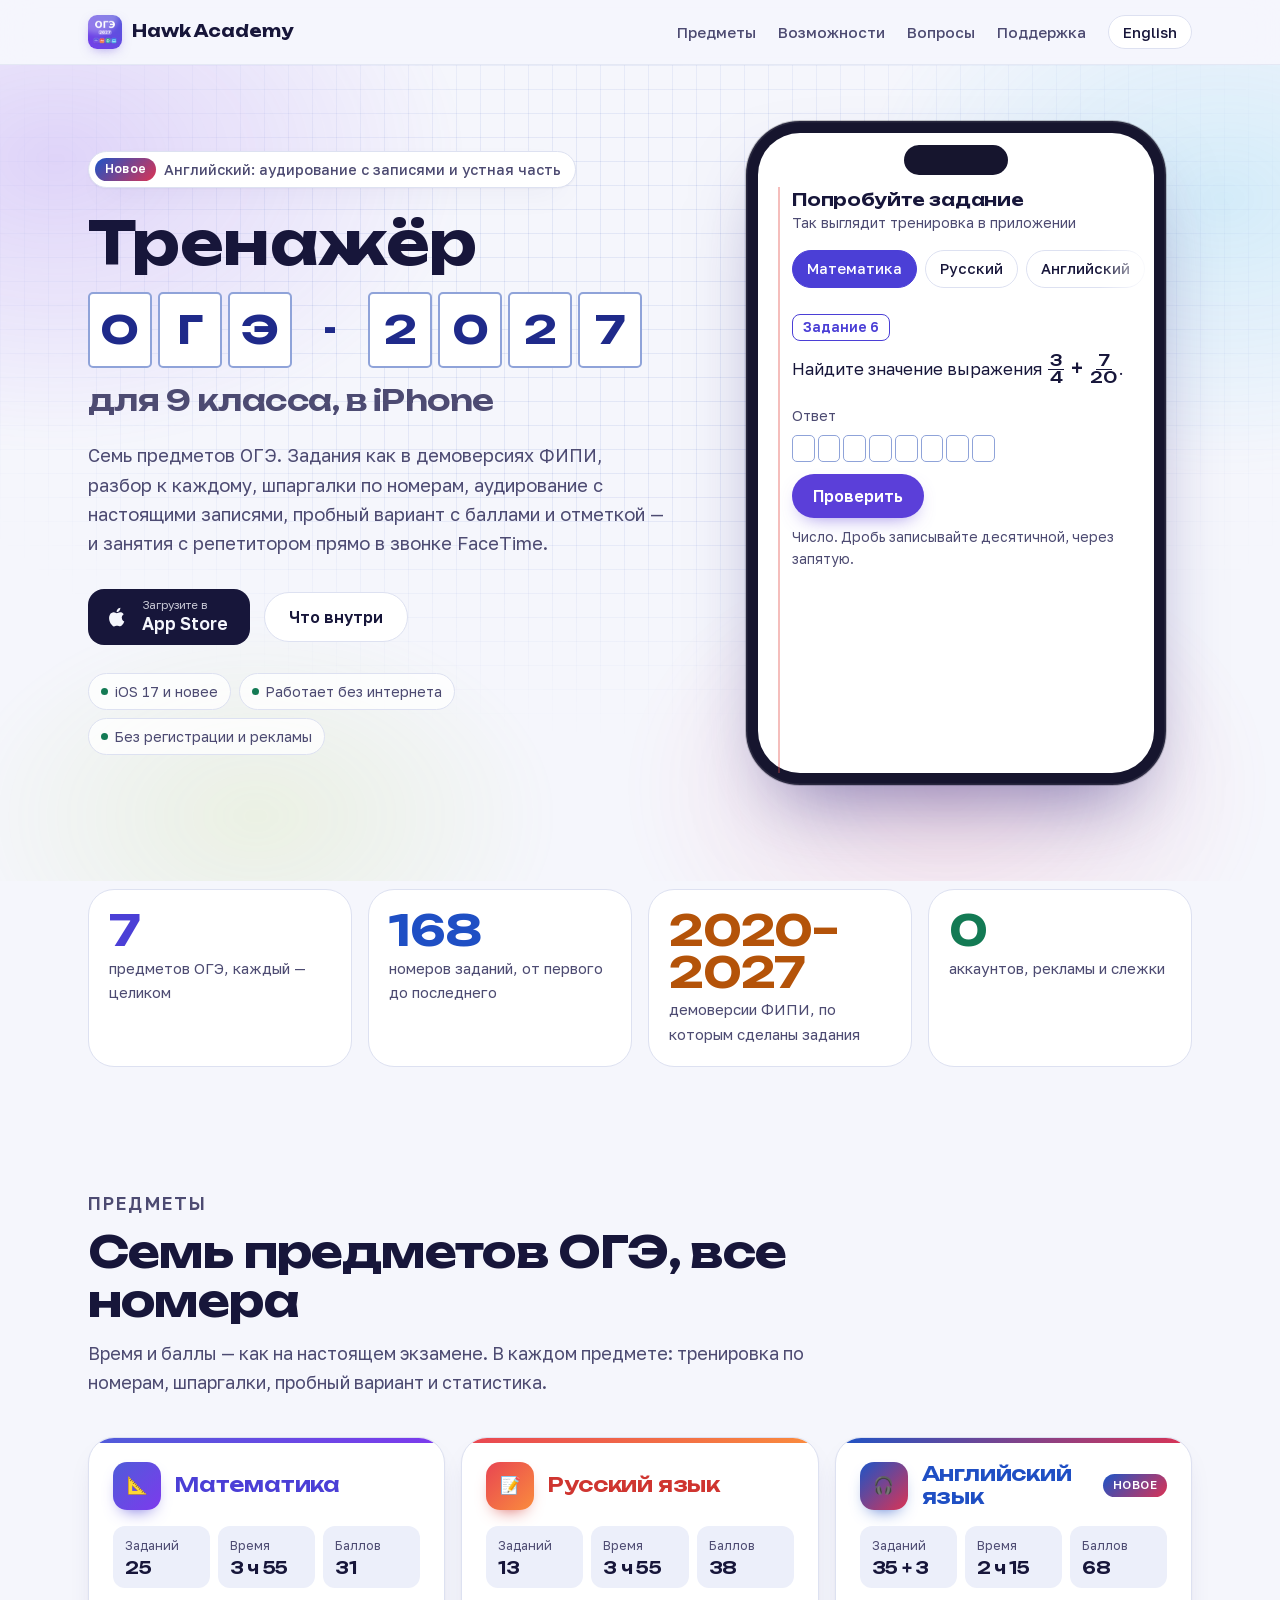
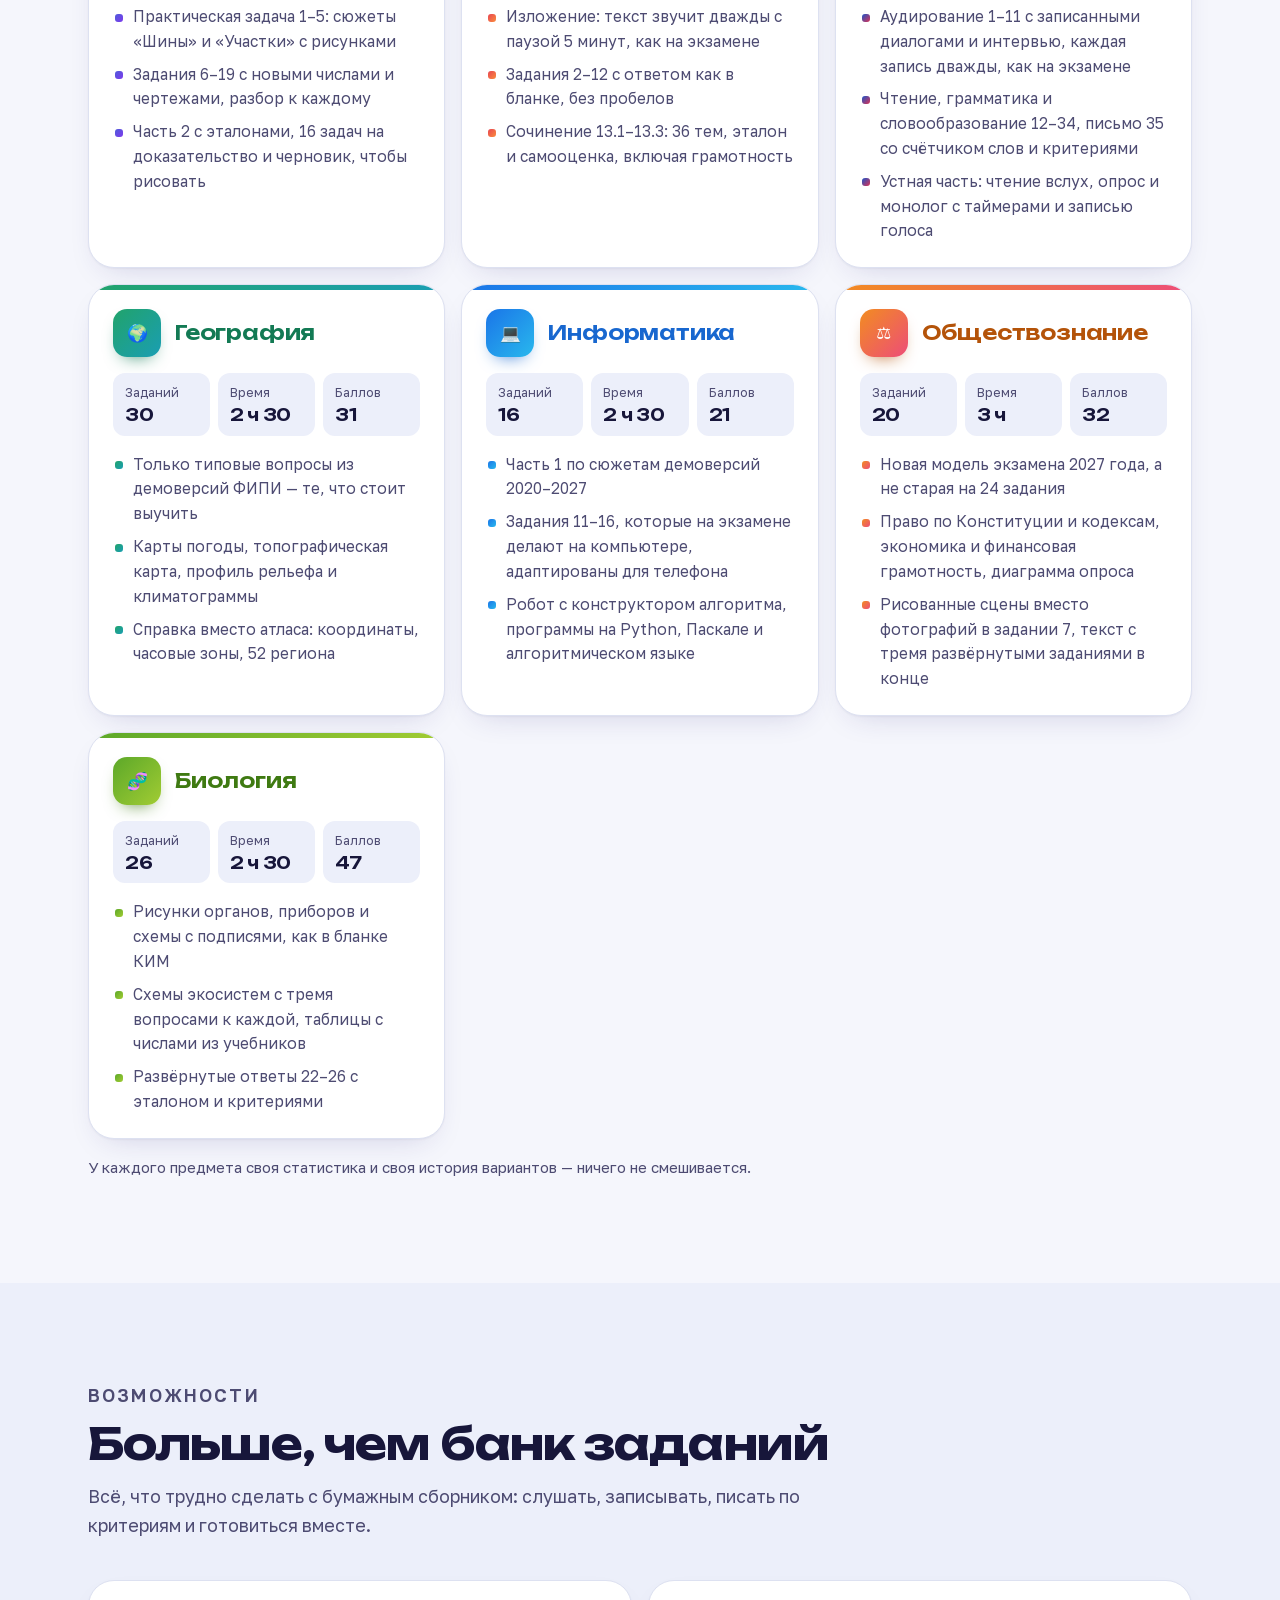
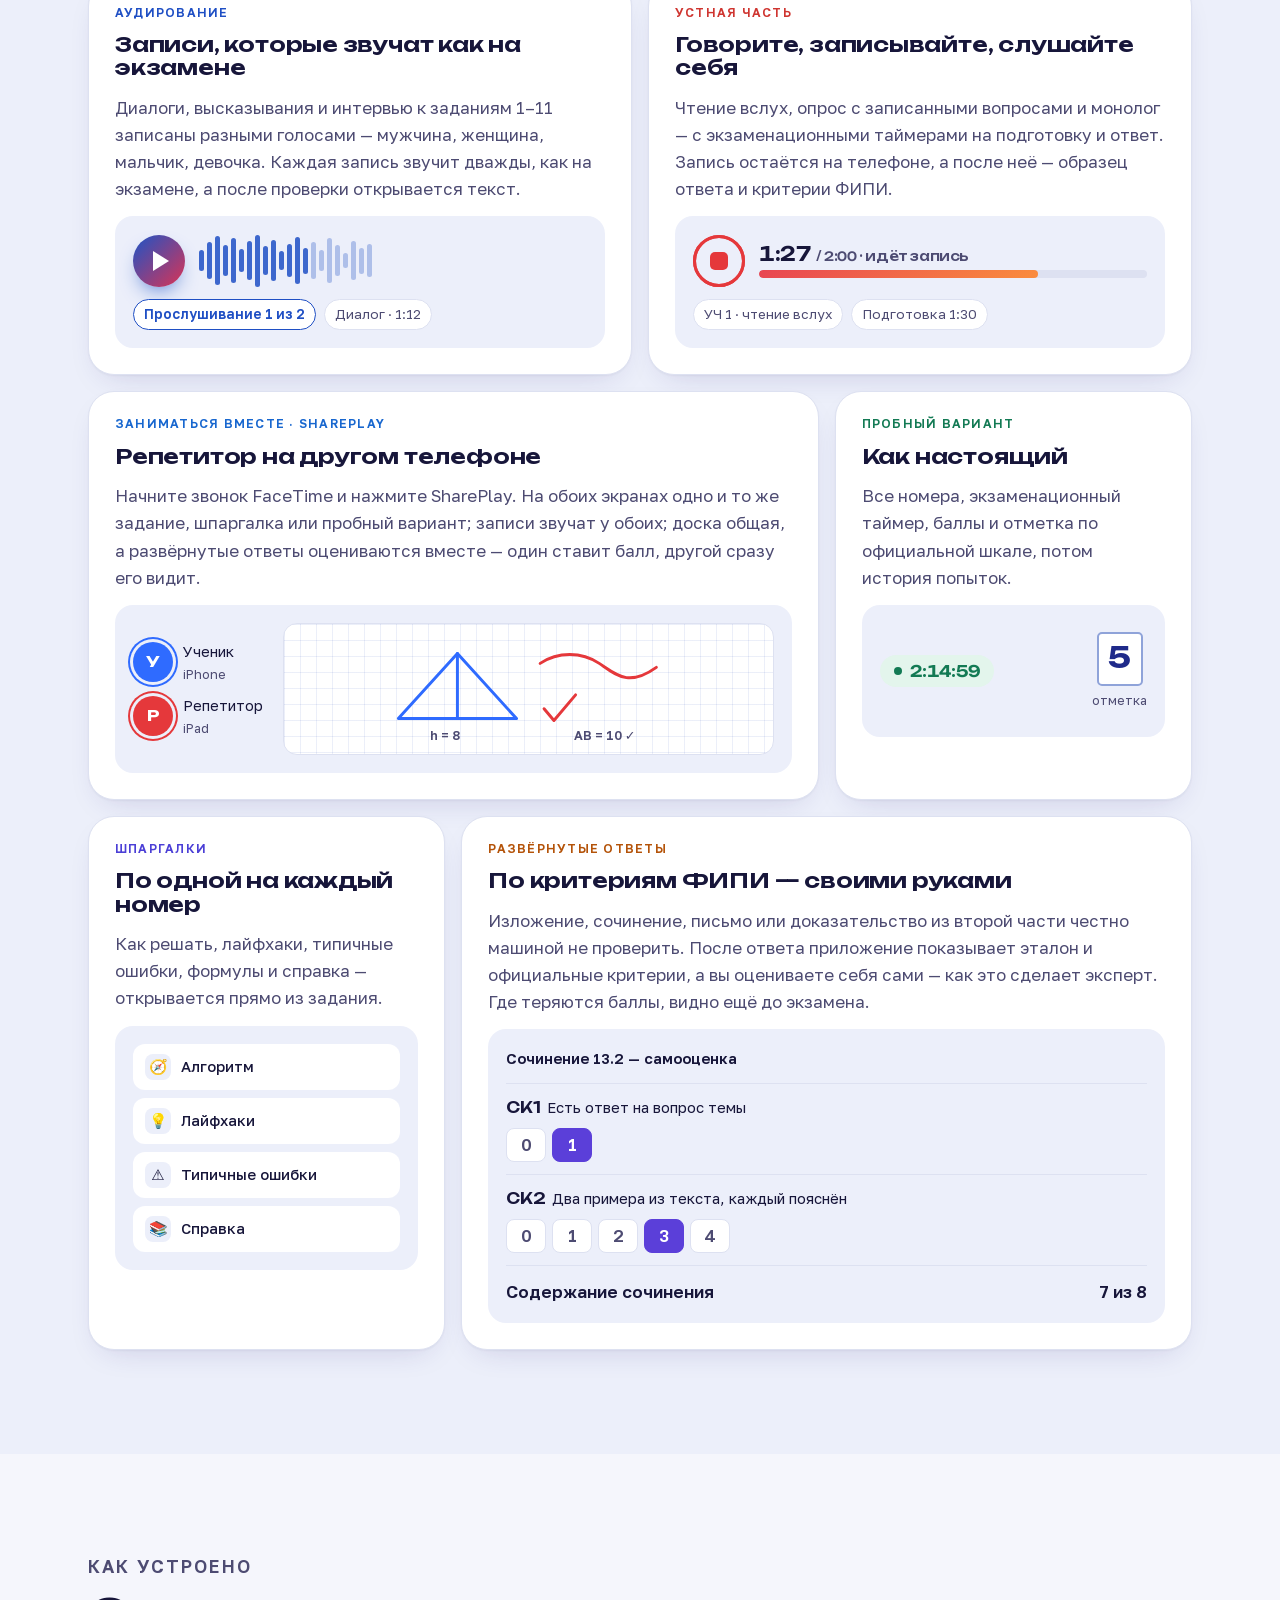
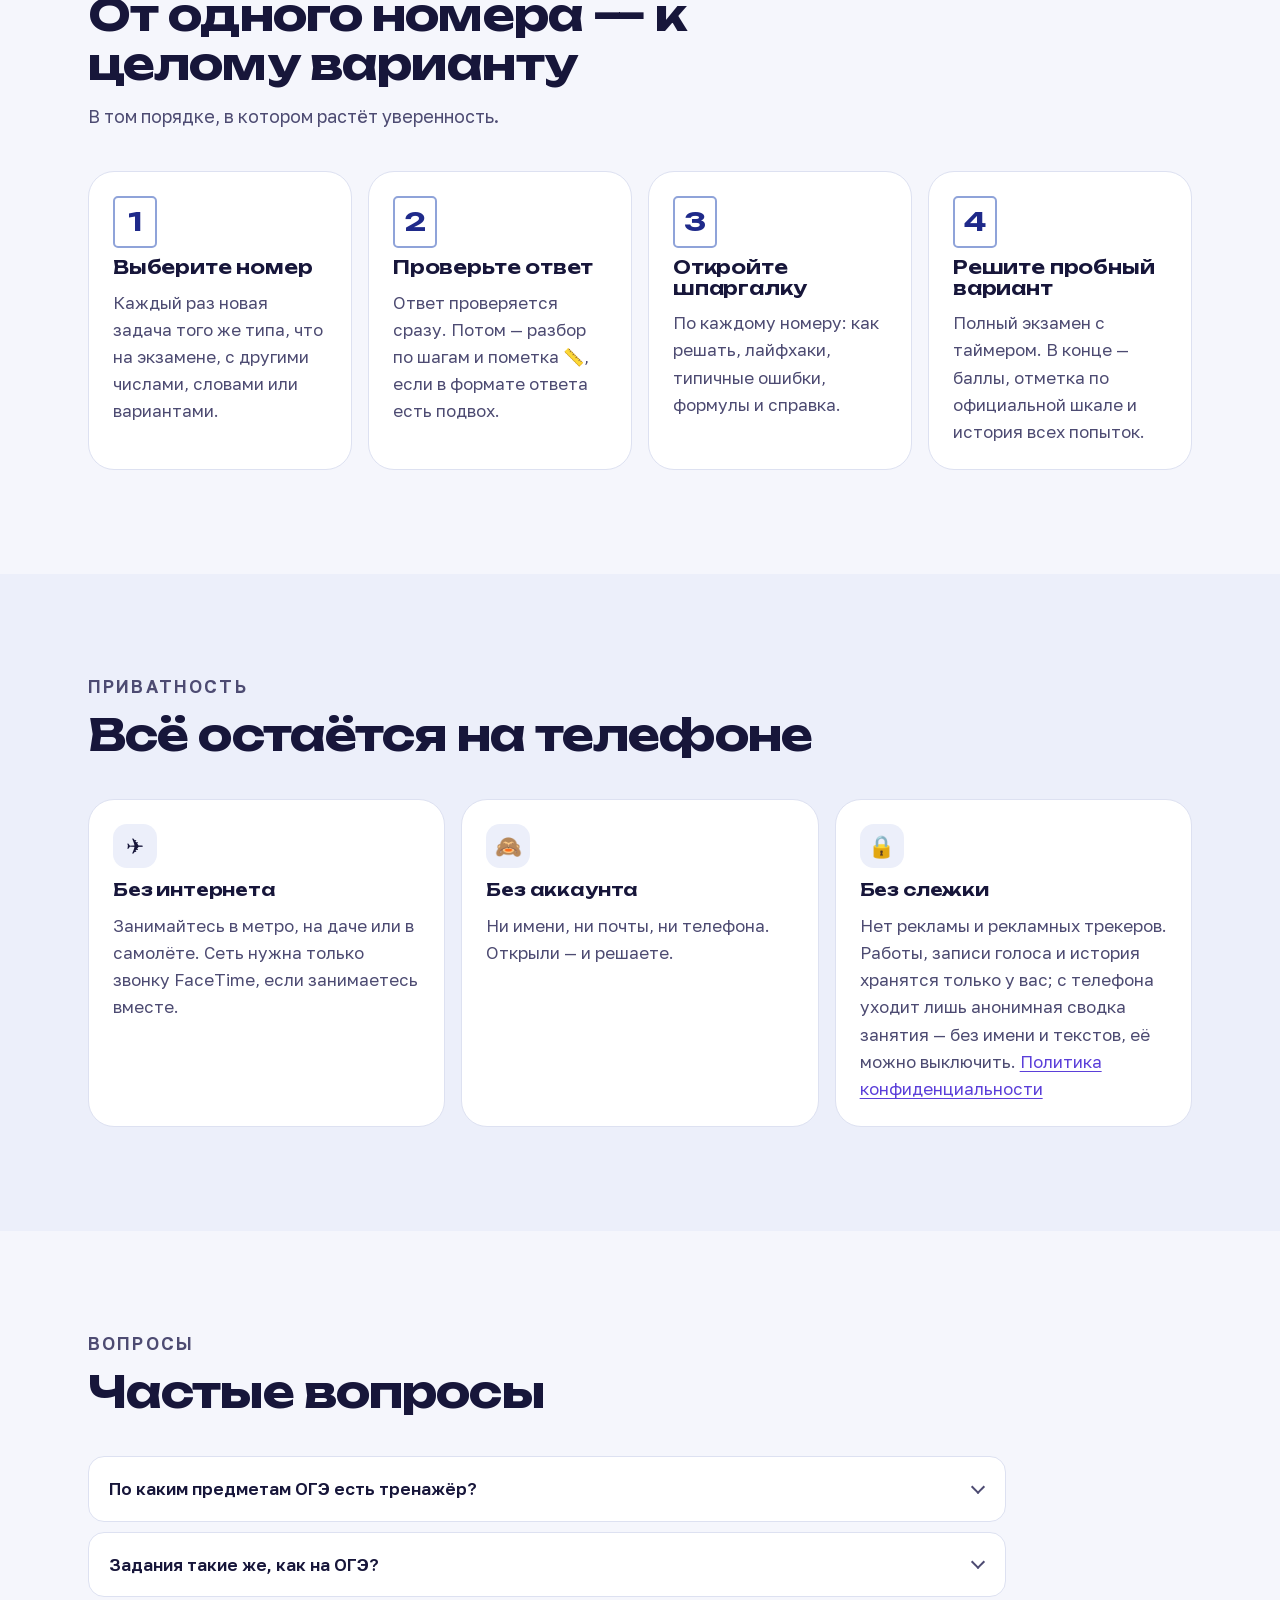
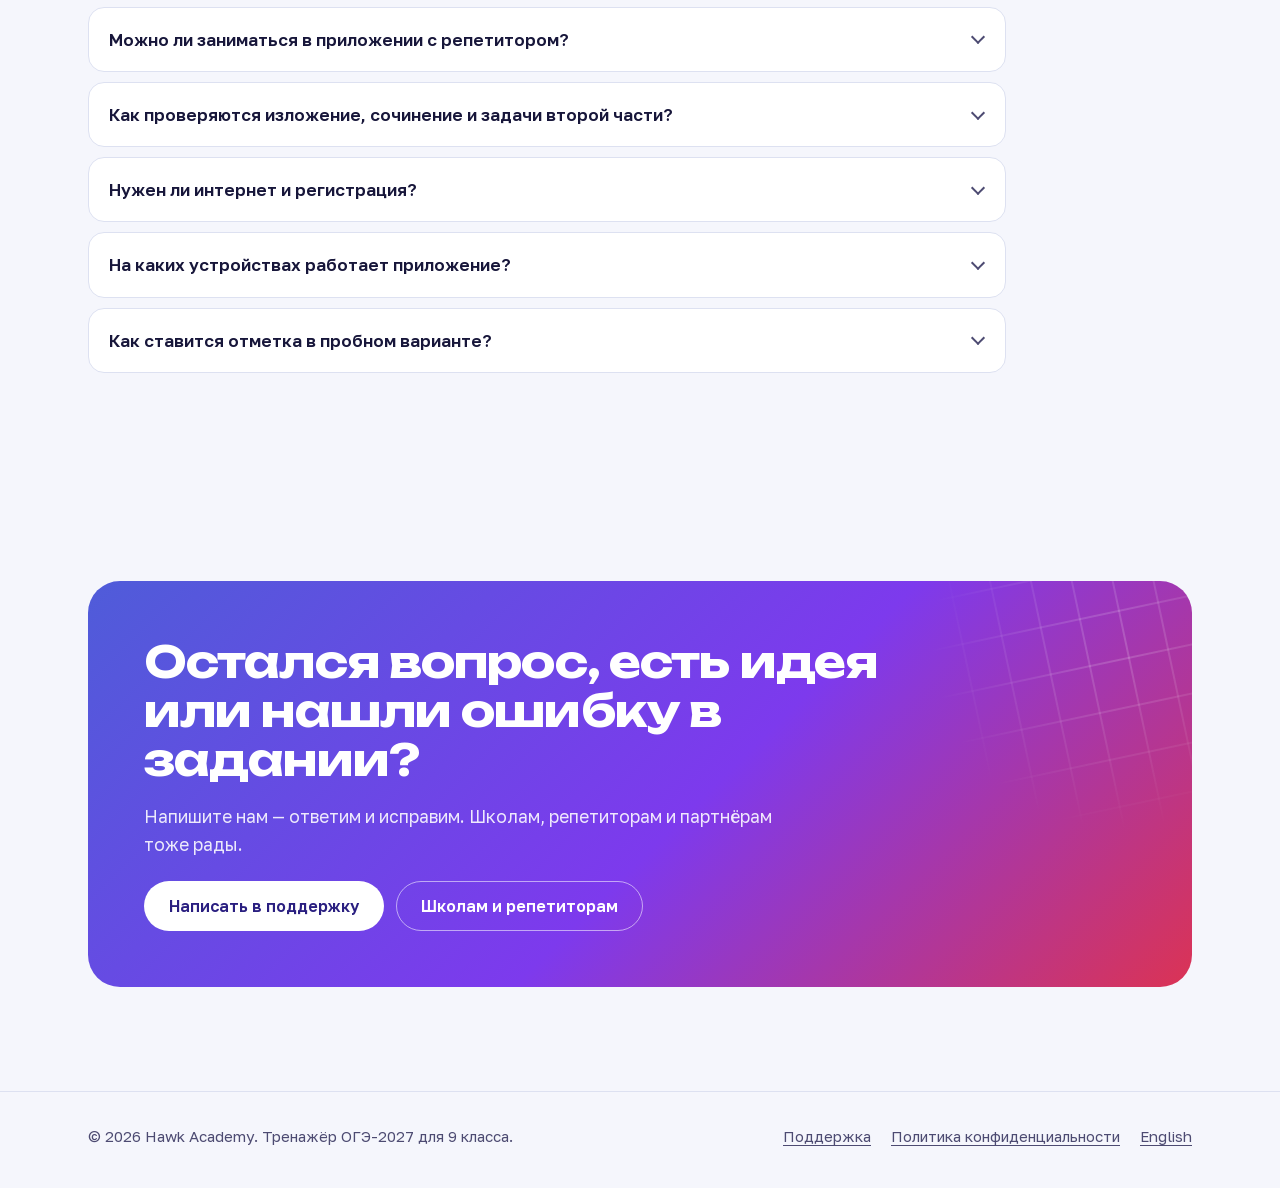
<file: index.html>
<!doctype html>
<html lang="ru">
<head>
  <meta charset="utf-8">
  <meta name="viewport" content="width=device-width, initial-scale=1">
  <title>Тренажёр ОГЭ-2027 для iPhone — Hawk Academy</title>
  <meta name="description" content="Тренажёр ОГЭ-2027 для 9 класса по семи предметам: математика, русский, английский, география, информатика, обществознание, биология. Задания как в демоверсиях ФИПИ, разборы, аудирование с записями, пробный вариант с отметкой и занятия с репетитором по SharePlay.">
  <link rel="canonical" href="https://hawkacademy.github.io/">
  <link rel="alternate" hreflang="ru" href="https://hawkacademy.github.io/">
  <link rel="alternate" hreflang="en" href="https://hawkacademy.github.io/en/">
  <link rel="alternate" hreflang="x-default" href="https://hawkacademy.github.io/en/">
  <script src="/assets/lang.js"></script>
  <meta name="apple-itunes-app" content="app-id=6830893319">
  <meta name="theme-color" content="#f5f6fc" media="(prefers-color-scheme: light)">
  <meta name="theme-color" content="#0f0f2a" media="(prefers-color-scheme: dark)">
  <meta name="color-scheme" content="light dark">

  <meta property="og:type" content="website">
  <meta property="og:locale" content="ru_RU">
  <meta property="og:locale:alternate" content="en_US">
  <meta property="og:site_name" content="Hawk Academy">
  <meta property="og:title" content="Hawk Academy: ОГЭ-2027 — тренажёр для 9 класса">
  <meta property="og:description" content="Семь предметов ОГЭ в одном приложении: математика, русский, английский, география, информатика, обществознание, биология. Задания как на ОГЭ, разборы, аудирование с записями, пробный вариант с отметкой.">
  <meta property="og:url" content="https://hawkacademy.github.io/">
  <meta property="og:image" content="https://hawkacademy.github.io/assets/og.png">
  <meta property="og:image:width" content="1200">
  <meta property="og:image:height" content="630">
  <meta property="og:image:alt" content="Hawk Academy: ОГЭ-2027 — тренажёр по семи предметам ОГЭ в iPhone">
  <meta name="twitter:card" content="summary_large_image">

  <link rel="icon" href="favicon.ico" sizes="48x48">
  <link rel="icon" href="assets/favicon-32.png" type="image/png" sizes="32x32">
  <link rel="apple-touch-icon" href="assets/apple-touch-icon.png">
  <link rel="manifest" href="site.webmanifest">

  <link rel="preload" href="assets/fonts/unbounded-cyrillic.woff2" as="font" type="font/woff2" crossorigin>
  <link rel="preload" href="assets/fonts/golos-cyrillic.woff2" as="font" type="font/woff2" crossorigin>
  <link rel="stylesheet" href="assets/styles.css">

  <script type="application/ld+json">
  {
    "@context": "https://schema.org",
    "@graph": [
      {
        "@type": "Organization",
        "@id": "https://hawkacademy.github.io/#org",
        "name": "Hawk Academy",
        "url": "https://hawkacademy.github.io/",
        "logo": "https://hawkacademy.github.io/assets/icon-512.png",
        "email": "hawk.academy.education@gmail.com"
      },
      {
        "@type": "WebSite",
        "@id": "https://hawkacademy.github.io/#site",
        "name": "Hawk Academy: ОГЭ-2027",
        "url": "https://hawkacademy.github.io/",
        "inLanguage": "ru",
        "publisher": { "@id": "https://hawkacademy.github.io/#org" }
      },
      {
        "@type": "MobileApplication",
        "@id": "https://hawkacademy.github.io/#app",
        "name": "Hawk Academy: ОГЭ-2027",
        "alternateName": ["ОГЭ 2027: Тренажер", "ОГЭ-2027"],
        "description": "Тренажёр для подготовки к ОГЭ-2027 в 9 классе по семи предметам: математика, русский язык, английский язык, география, информатика, обществознание и биология. Задания в формате демоверсий ФИПИ, разбор к каждому заданию, шпаргалки по номерам, аудирование с записями дикторов, устная часть с записью голоса, развёрнутые ответы с эталоном и самооценкой по критериям ФИПИ, пробный вариант с баллами и отметкой, занятия с репетитором по SharePlay.",
        "operatingSystem": "iOS 17.0 или новее",
        "applicationCategory": "EducationalApplication",
        "inLanguage": "ru",
        "image": "https://hawkacademy.github.io/assets/icon-512.png",
        "url": "https://hawkacademy.github.io/",
        "downloadUrl": "https://apps.apple.com/app/id6830893319",
        "installUrl": "https://apps.apple.com/app/id6830893319",
        "offers": { "@type": "Offer", "price": "0", "priceCurrency": "RUB" },
        "author": { "@id": "https://hawkacademy.github.io/#org" },
        "publisher": { "@id": "https://hawkacademy.github.io/#org" },
        "audience": {
          "@type": "EducationalAudience",
          "educationalRole": "student",
          "audienceType": "Ученики 9 класса, которые готовятся к ОГЭ"
        },
        "about": [
          { "@type": "Thing", "name": "ОГЭ по математике" },
          { "@type": "Thing", "name": "ОГЭ по русскому языку" },
          { "@type": "Thing", "name": "ОГЭ по английскому языку" },
          { "@type": "Thing", "name": "ОГЭ по географии" },
          { "@type": "Thing", "name": "ОГЭ по информатике" },
          { "@type": "Thing", "name": "ОГЭ по обществознанию" },
          { "@type": "Thing", "name": "ОГЭ по биологии" }
        ],
        "featureList": [
          "Семь предметов ОГЭ: математика, русский, английский, география, информатика, обществознание, биология",
          "Тренировка по каждому номеру ОГЭ с новыми числами и разбором",
          "Шпаргалки: алгоритм, лайфхаки, типичные ошибки, формулы и справка",
          "Аудирование с записями дикторов и устная часть с записью голоса (английский)",
          "Развёрнутые ответы: эталон, критерии ФИПИ и самооценка",
          "Пробный вариант с таймером, баллами и отметкой по шкале",
          "Заниматься вместе по FaceTime (SharePlay): общие задания, доска и пробный вариант с репетитором",
          "Работает без интернета и без регистрации, без рекламы и трекеров"
        ]
      },
      {
        "@type": "FAQPage",
        "@id": "https://hawkacademy.github.io/#faq",
        "mainEntity": [
          {
            "@type": "Question",
            "name": "По каким предметам ОГЭ есть тренажёр?",
            "acceptedAnswer": { "@type": "Answer", "text": "По семи: математика (25 заданий), русский язык (13), английский язык (38, включая устную часть), география (30), информатика (16), обществознание (20, модель 2027 года) и биология (26)." }
          },
          {
            "@type": "Question",
            "name": "Задания такие же, как на ОГЭ?",
            "acceptedAnswer": { "@type": "Answer", "text": "Задания составлены по демоверсиям, спецификациям и кодификаторам ФИПИ 2020–2027 годов. Формат ответа такой же, как в бланке: число, слово или цифры подряд, без пробелов. Числа и варианты каждый раз новые." }
          },
          {
            "@type": "Question",
            "name": "Можно ли заниматься в приложении с репетитором?",
            "acceptedAnswer": { "@type": "Answer", "text": "Да. Начните звонок FaceTime и нажмите SharePlay в приложении: на обоих телефонах одно и то же задание, шпаргалка или пробный вариант, общая доска, а развёрнутые ответы оцениваются вместе по критериям." }
          },
          {
            "@type": "Question",
            "name": "Как проверяются изложение, сочинение и задачи второй части?",
            "acceptedAnswer": { "@type": "Answer", "text": "Автоматически их честно проверить нельзя, поэтому после ответа приложение показывает эталон и критерии ФИПИ, а ученик оценивает себя сам: 0, 1 или 2 балла по каждому критерию." }
          },
          {
            "@type": "Question",
            "name": "Нужен ли интернет и регистрация?",
            "acceptedAnswer": { "@type": "Answer", "text": "Нет. Приложение работает без интернета и без аккаунта. Статистика, черновики, записи голоса и история вариантов хранятся только на телефоне. Интернет нужен только для звонка FaceTime, если занимаетесь вместе." }
          },
          {
            "@type": "Question",
            "name": "На каких устройствах работает приложение?",
            "acceptedAnswer": { "@type": "Answer", "text": "На iPhone и iPad с iOS 17 или новее." }
          },
          {
            "@type": "Question",
            "name": "Как ставится отметка в пробном варианте?",
            "acceptedAnswer": { "@type": "Answer", "text": "По сумме первичных баллов и шкале из письма Рособрнадзора с дополнительными условиями: в математике нужно не меньше 2 баллов за геометрию, в русском языке для «4» и «5» нужен минимум баллов за грамотность." }
          }
        ]
      }
    ]
  }
  </script>
</head>
<body>
  <a class="skip" href="#main">Перейти к содержимому</a>

  <header class="site-header">
    <div class="wrap">
      <a class="brand" href="./" aria-label="Hawk Academy — на главную">
        <img src="assets/icon-96.png" alt="" width="34" height="34">
        Hawk Academy
      </a>
      <nav class="site-nav" aria-label="Разделы">
        <ul>
          <li><a href="#subjects">Предметы</a></li>
          <li class="nav-optional"><a href="#features">Возможности</a></li>
          <li class="nav-optional"><a href="#faq">Вопросы</a></li>
          <li><a href="support.html">Поддержка</a></li>
          <li><a class="lang-switch" href="/en/?lang=en" hreflang="en" lang="en">English</a></li>
        </ul>
      </nav>
    </div>
  </header>

  <main id="main">
    <section class="hero" aria-labelledby="hero-title">
      <div class="wrap">
        <div>
          <a class="pill" href="#english"><b>Новое</b> Английский: аудирование с записями и устная часть</a>
          <h1 id="hero-title" class="hero-title">
            <span class="sr-only">Тренажёр ОГЭ-2027 для 9 класса</span>
            <span class="line" aria-hidden="true">Тренажёр</span>
            <span class="cells hero-cells" aria-hidden="true">
              <span class="cell" style="--i:0"><span>О</span></span>
              <span class="cell" style="--i:1"><span>Г</span></span>
              <span class="cell" style="--i:2"><span>Э</span></span>
              <span class="cell is-dash" style="--i:3"><span>-</span></span>
              <span class="cell" style="--i:4"><span>2</span></span>
              <span class="cell" style="--i:5"><span>0</span></span>
              <span class="cell" style="--i:6"><span>2</span></span>
              <span class="cell" style="--i:7"><span>7</span></span>
            </span>
            <span class="line-small" aria-hidden="true">для 9 класса, в iPhone</span>
          </h1>
          <p class="hero-lead">
            Семь предметов ОГЭ. Задания как в демоверсиях ФИПИ, разбор к каждому, шпаргалки по номерам,
            аудирование с настоящими записями, пробный вариант с баллами и отметкой — и занятия с репетитором
            прямо в звонке FaceTime.
          </p>
          <div class="hero-actions">
            <a class="store-badge" href="https://apps.apple.com/app/id6830893319" aria-label="Загрузить в App Store">
              <svg viewBox="0 0 24 24" aria-hidden="true"><path d="M16.37 12.6c-.02-2.16 1.77-3.2 1.85-3.25-1-1.47-2.57-1.67-3.13-1.7-1.33-.13-2.6.79-3.28.79-.68 0-1.72-.77-2.83-.75-1.45.02-2.8.85-3.55 2.15-1.52 2.63-.39 6.52 1.09 8.66.72 1.04 1.58 2.21 2.71 2.17 1.09-.04 1.5-.7 2.82-.7 1.31 0 1.69.7 2.84.68 1.17-.02 1.91-1.06 2.63-2.11.83-1.21 1.17-2.38 1.19-2.44-.03-.01-2.28-.88-2.3-3.5zM14.2 6.25c.6-.73 1.01-1.74.9-2.75-.87.04-1.92.58-2.54 1.31-.56.64-1.05 1.67-.92 2.66.97.07 1.96-.5 2.56-1.22z"/></svg>
              <span><small>Загрузите в</small><strong>App Store</strong></span>
            </a>
            <a class="btn btn-ghost" href="#subjects">Что внутри</a>
          </div>
          <ul class="hero-facts" aria-label="Коротко">
            <li>iOS 17 и новее</li>
            <li>Работает без интернета</li>
            <li>Без регистрации и рекламы</li>
          </ul>
        </div>

        <div class="device">
          <div class="try" id="try" aria-labelledby="try-title">
            <div class="try-head">
              <h2 id="try-title">Попробуйте задание</h2>
              <p>Так выглядит тренировка в приложении</p>
            </div>
            <div class="tabs" role="tablist" aria-label="Предмет">
              <button class="tab" role="tab" type="button" data-subject="math" aria-selected="true" aria-controls="task">Математика</button>
              <button class="tab" role="tab" type="button" data-subject="russian" aria-selected="false" aria-controls="task" tabindex="-1">Русский</button>
              <button class="tab" role="tab" type="button" data-subject="english" aria-selected="false" aria-controls="task" tabindex="-1">Английский</button>
              <button class="tab" role="tab" type="button" data-subject="geography" aria-selected="false" aria-controls="task" tabindex="-1">География</button>
              <button class="tab" role="tab" type="button" data-subject="informatics" aria-selected="false" aria-controls="task" tabindex="-1">Информатика</button>
              <button class="tab" role="tab" type="button" data-subject="social" aria-selected="false" aria-controls="task" tabindex="-1">Обществознание</button>
              <button class="tab" role="tab" type="button" data-subject="biology" aria-selected="false" aria-controls="task" tabindex="-1">Биология</button>
            </div>

            <div class="task" id="task" role="tabpanel">
              <span class="task-number" id="task-number">Задание 6</span>
              <div class="task-text" id="task-text">
                <p>Найдите значение выражения <span class="expr"><span class="frac"><span>3</span><span>4</span></span> + <span class="frac"><span>7</span><span>20</span></span></span>.</p>
              </div>
              <form class="answer" id="answer-form" novalidate>
                <label for="answer-input">Ответ</label>
                <div class="answer-row">
                  <div class="answer-cells" id="answer-cells">
                    <input id="answer-input" name="answer" autocomplete="off" autocapitalize="off" autocorrect="off" spellcheck="false" inputmode="decimal" maxlength="8" aria-describedby="format-hint">
                  </div>
                  <button class="btn btn-primary" type="submit">Проверить</button>
                </div>
                <p class="format-hint" id="format-hint">Число. Дробь записывайте десятичной, через запятую.</p>
              </form>
              <div class="result" id="result" role="status" aria-live="polite" hidden></div>
            </div>
          </div>
        </div>
      </div>
    </section>

    <section class="stats" aria-label="Главные цифры">
      <div class="wrap">
        <ul>
          <li><strong>7</strong><span>предметов ОГЭ, каждый — целиком</span></li>
          <li><strong>168</strong><span>номеров заданий, от первого до последнего</span></li>
          <li><strong>2020–2027</strong><span>демоверсии ФИПИ, по которым сделаны задания</span></li>
          <li><strong>0</strong><span>аккаунтов, рекламы и слежки</span></li>
        </ul>
      </div>
    </section>

    <section class="section" id="subjects" aria-labelledby="subjects-title">
      <div class="wrap">
        <div class="section-head reveal">
          <p class="eyebrow">Предметы</p>
          <h2 id="subjects-title">Семь предметов ОГЭ, все номера</h2>
          <p>Время и баллы — как на настоящем экзамене. В каждом предмете: тренировка по номерам, шпаргалки, пробный вариант и статистика.</p>
        </div>
        <ul class="subject-grid">
          <li class="subject reveal" data-subject="math">
            <div class="subject-top"><span class="subject-icon" aria-hidden="true">📐</span><h3>Математика</h3></div>
            <dl><div><dt>Заданий</dt><dd>25</dd></div><div><dt>Время</dt><dd>3 ч 55</dd></div><div><dt>Баллов</dt><dd>31</dd></div></dl>
            <ul>
              <li>Практическая задача 1–5: сюжеты «Шины» и «Участки» с рисунками</li>
              <li>Задания 6–19 с новыми числами и чертежами, разбор к каждому</li>
              <li>Часть 2 с эталонами, 16 задач на доказательство и черновик, чтобы рисовать</li>
            </ul>
          </li>
          <li class="subject reveal" data-subject="russian">
            <div class="subject-top"><span class="subject-icon" aria-hidden="true">📝</span><h3>Русский язык</h3></div>
            <dl><div><dt>Заданий</dt><dd>13</dd></div><div><dt>Время</dt><dd>3 ч 55</dd></div><div><dt>Баллов</dt><dd>38</dd></div></dl>
            <ul>
              <li>Изложение: текст звучит дважды с паузой 5 минут, как на экзамене</li>
              <li>Задания 2–12 с ответом как в бланке, без пробелов</li>
              <li>Сочинение 13.1–13.3: 36 тем, эталон и самооценка, включая грамотность</li>
            </ul>
          </li>
          <li class="subject reveal" data-subject="english" id="english">
            <div class="subject-top"><span class="subject-icon" aria-hidden="true">🎧</span><h3>Английский язык</h3><span class="tag">Новое</span></div>
            <dl><div><dt>Заданий</dt><dd>35 + 3</dd></div><div><dt>Время</dt><dd>2 ч 15</dd></div><div><dt>Баллов</dt><dd>68</dd></div></dl>
            <ul>
              <li>Аудирование 1–11 с записанными диалогами и интервью, каждая запись дважды, как на экзамене</li>
              <li>Чтение, грамматика и словообразование 12–34, письмо 35 со счётчиком слов и критериями</li>
              <li>Устная часть: чтение вслух, опрос и монолог с таймерами и записью голоса</li>
            </ul>
          </li>
          <li class="subject reveal" data-subject="geography">
            <div class="subject-top"><span class="subject-icon" aria-hidden="true">🌍</span><h3>География</h3></div>
            <dl><div><dt>Заданий</dt><dd>30</dd></div><div><dt>Время</dt><dd>2 ч 30</dd></div><div><dt>Баллов</dt><dd>31</dd></div></dl>
            <ul>
              <li>Только типовые вопросы из демоверсий ФИПИ — те, что стоит выучить</li>
              <li>Карты погоды, топографическая карта, профиль рельефа и климатограммы</li>
              <li>Справка вместо атласа: координаты, часовые зоны, 52 региона</li>
            </ul>
          </li>
          <li class="subject reveal" data-subject="informatics">
            <div class="subject-top"><span class="subject-icon" aria-hidden="true">💻</span><h3>Информатика</h3></div>
            <dl><div><dt>Заданий</dt><dd>16</dd></div><div><dt>Время</dt><dd>2 ч 30</dd></div><div><dt>Баллов</dt><dd>21</dd></div></dl>
            <ul>
              <li>Часть 1 по сюжетам демоверсий 2020–2027</li>
              <li>Задания 11–16, которые на экзамене делают на компьютере, адаптированы для телефона</li>
              <li>Робот с конструктором алгоритма, программы на Python, Паскале и алгоритмическом языке</li>
            </ul>
          </li>
          <li class="subject reveal" data-subject="social">
            <div class="subject-top"><span class="subject-icon" aria-hidden="true">⚖️</span><h3>Обществознание</h3></div>
            <dl><div><dt>Заданий</dt><dd>20</dd></div><div><dt>Время</dt><dd>3 ч</dd></div><div><dt>Баллов</dt><dd>32</dd></div></dl>
            <ul>
              <li>Новая модель экзамена 2027 года, а не старая на 24 задания</li>
              <li>Право по Конституции и кодексам, экономика и финансовая грамотность, диаграмма опроса</li>
              <li>Рисованные сцены вместо фотографий в задании 7, текст с тремя развёрнутыми заданиями в конце</li>
            </ul>
          </li>
          <li class="subject reveal" data-subject="biology">
            <div class="subject-top"><span class="subject-icon" aria-hidden="true">🧬</span><h3>Биология</h3></div>
            <dl><div><dt>Заданий</dt><dd>26</dd></div><div><dt>Время</dt><dd>2 ч 30</dd></div><div><dt>Баллов</dt><dd>47</dd></div></dl>
            <ul>
              <li>Рисунки органов, приборов и схемы с подписями, как в бланке КИМ</li>
              <li>Схемы экосистем с тремя вопросами к каждой, таблицы с числами из учебников</li>
              <li>Развёрнутые ответы 22–26 с эталоном и критериями</li>
            </ul>
          </li>
        </ul>
        <p class="subject-note">У каждого предмета своя статистика и своя история вариантов — ничего не смешивается.</p>
      </div>
    </section>

    <section class="section section-alt" id="features" aria-labelledby="features-title">
      <div class="wrap">
        <div class="section-head reveal">
          <p class="eyebrow">Возможности</p>
          <h2 id="features-title">Больше, чем банк заданий</h2>
          <p>Всё, что трудно сделать с бумажным сборником: слушать, записывать, писать по критериям и готовиться вместе.</p>
        </div>
        <div class="bento">
          <article class="feature span-3 reveal" data-subject="english">
            <p class="kicker">Аудирование</p>
            <h3>Записи, которые звучат как на экзамене</h3>
            <p>Диалоги, высказывания и интервью к заданиям 1–11 записаны разными голосами — мужчина, женщина, мальчик, девочка. Каждая запись звучит дважды, как на экзамене, а после проверки открывается текст.</p>
            <div class="art" aria-hidden="true">
              <div class="player">
                <span class="play"></span>
                <span class="wave">
                  <i style="--h:40;--d:0"></i><i style="--h:70;--d:1"></i><i style="--h:95;--d:2"></i><i style="--h:60;--d:3"></i><i style="--h:85;--d:4"></i><i style="--h:45;--d:5"></i><i style="--h:75;--d:6"></i><i style="--h:100;--d:7"></i><i style="--h:55;--d:8"></i><i style="--h:80;--d:9"></i><i style="--h:35;--d:10"></i><i style="--h:65;--d:11"></i><i style="--h:90;--d:12"></i><i style="--h:50;--d:13"></i><i style="--h:70;--d:14"></i><i style="--h:40;--d:15"></i><i style="--h:85;--d:16"></i><i style="--h:60;--d:17"></i><i style="--h:30;--d:18"></i><i style="--h:75;--d:19"></i><i style="--h:50;--d:20"></i><i style="--h:65;--d:21"></i>
                </span>
              </div>
              <div class="art-meta"><span class="chip is-on">Прослушивание 1 из 2</span><span class="chip">Диалог · 1:12</span></div>
            </div>
          </article>

          <article class="feature span-3 reveal" data-subject="russian">
            <p class="kicker">Устная часть</p>
            <h3>Говорите, записывайте, слушайте себя</h3>
            <p>Чтение вслух, опрос с записанными вопросами и монолог — с экзаменационными таймерами на подготовку и ответ. Запись остаётся на телефоне, а после неё — образец ответа и критерии ФИПИ.</p>
            <div class="art" aria-hidden="true">
              <div class="recorder">
                <span class="rec"></span>
                <div class="timer">
                  <b>1:27 <small>/ 2:00 · идёт запись</small></b>
                  <div class="bar"><span style="--p:72%"></span></div>
                </div>
              </div>
              <div class="art-meta"><span class="chip">УЧ 1 · чтение вслух</span><span class="chip">Подготовка 1:30</span></div>
            </div>
          </article>

          <article class="feature span-4 reveal" data-subject="informatics">
            <p class="kicker">Заниматься вместе · SharePlay</p>
            <h3>Репетитор на другом телефоне</h3>
            <p>Начните звонок FaceTime и нажмите SharePlay. На обоих экранах одно и то же задание, шпаргалка или пробный вариант; записи звучат у обоих; доска общая, а развёрнутые ответы оцениваются вместе — один ставит балл, другой сразу его видит.</p>
            <div class="art together-art" aria-hidden="true">
              <div class="people">
                <div class="person"><span class="avatar" style="--a:#2f6bff">У</span><span>Ученик<small>iPhone</small></span></div>
                <div class="person"><span class="avatar" style="--a:#e5383b">Р</span><span>Репетитор<small>iPad</small></span></div>
              </div>
              <div class="board">
                <svg viewBox="0 0 320 132" fill="none" stroke-width="3" stroke-linecap="round" stroke-linejoin="round">
                  <path class="ink-blue" d="M28 96 L88 30 L148 96 Z"/>
                  <path class="ink-blue" d="M88 30 L88 96"/>
                  <path class="ink-red" d="M172 40 C 190 28, 214 28, 232 40 S 262 64, 290 44"/>
                  <path class="ink-red" d="M176 86 l 10 12 l 22 -26"/>
                  <text class="label" x="60" y="118">h = 8</text>
                  <text class="label" x="206" y="118">AB = 10 ✓</text>
                </svg>
              </div>
            </div>
          </article>

          <article class="feature span-2 reveal" data-subject="geography">
            <p class="kicker">Пробный вариант</p>
            <h3>Как настоящий</h3>
            <p>Все номера, экзаменационный таймер, баллы и отметка по официальной шкале, потом история попыток.</p>
            <div class="art exam-art" aria-hidden="true">
              <span class="clock">2:14:59</span>
              <span class="grade"><span class="cell">5</span>отметка</span>
            </div>
          </article>

          <article class="feature span-2 reveal" data-subject="math">
            <p class="kicker">Шпаргалки</p>
            <h3>По одной на каждый номер</h3>
            <p>Как решать, лайфхаки, типичные ошибки, формулы и справка — открывается прямо из задания.</p>
            <div class="art sheet" aria-hidden="true">
              <div><i>🧭</i>Алгоритм</div>
              <div><i>💡</i>Лайфхаки</div>
              <div><i>⚠️</i>Типичные ошибки</div>
              <div><i>📚</i>Справка</div>
            </div>
          </article>

          <article class="feature span-4 reveal" data-subject="social">
            <p class="kicker">Развёрнутые ответы</p>
            <h3>По критериям ФИПИ — своими руками</h3>
            <p>Изложение, сочинение, письмо или доказательство из второй части честно машиной не проверить. После ответа приложение показывает эталон и официальные критерии, а вы оцениваете себя сами — как это сделает эксперт. Где теряются баллы, видно ещё до экзамена.</p>
            <figure class="art criteria" aria-label="Пример самооценки сочинения">
              <figcaption class="criteria-title">Сочинение 13.2 — самооценка</figcaption>
              <div class="criterion">
                <p class="criterion-name"><strong>СК1</strong>Есть ответ на вопрос темы</p>
                <div class="score" aria-label="выбран 1 балл из 1"><span>0</span><span class="is-picked">1</span></div>
              </div>
              <div class="criterion">
                <p class="criterion-name"><strong>СК2</strong>Два примера из текста, каждый пояснён</p>
                <div class="score" aria-label="выбрано 3 балла из 4"><span>0</span><span>1</span><span>2</span><span class="is-picked">3</span><span>4</span></div>
              </div>
              <div class="criteria-total"><span>Содержание сочинения</span><span>7 из 8</span></div>
            </figure>
          </article>
        </div>
      </div>
    </section>

    <section class="section" id="how" aria-labelledby="how-title">
      <div class="wrap">
        <div class="section-head reveal">
          <p class="eyebrow">Как устроено</p>
          <h2 id="how-title">От одного номера — к целому варианту</h2>
          <p>В том порядке, в котором растёт уверенность.</p>
        </div>
        <ol class="steps">
          <li class="reveal">
            <h3>Выберите номер</h3>
            <p>Каждый раз новая задача того же типа, что на экзамене, с другими числами, словами или вариантами.</p>
          </li>
          <li class="reveal">
            <h3>Проверьте ответ</h3>
            <p>Ответ проверяется сразу. Потом — разбор по шагам и пометка 📏, если в формате ответа есть подвох.</p>
          </li>
          <li class="reveal">
            <h3>Откройте шпаргалку</h3>
            <p>По каждому номеру: как решать, лайфхаки, типичные ошибки, формулы и справка.</p>
          </li>
          <li class="reveal">
            <h3>Решите пробный вариант</h3>
            <p>Полный экзамен с таймером. В конце — баллы, отметка по официальной шкале и история всех попыток.</p>
          </li>
        </ol>
      </div>
    </section>

    <section class="section section-alt" id="privacy-facts" aria-labelledby="privacy-title">
      <div class="wrap">
        <div class="section-head reveal">
          <p class="eyebrow">Приватность</p>
          <h2 id="privacy-title">Всё остаётся на телефоне</h2>
        </div>
        <ul class="facts">
          <li class="reveal" data-icon="✈️"><strong>Без интернета</strong><span>Занимайтесь в метро, на даче или в самолёте. Сеть нужна только звонку FaceTime, если занимаетесь вместе.</span></li>
          <li class="reveal" data-icon="🙈"><strong>Без аккаунта</strong><span>Ни имени, ни почты, ни телефона. Открыли — и решаете.</span></li>
          <li class="reveal" data-icon="🔒"><strong>Без слежки</strong><span>Нет рекламы и рекламных трекеров. Работы, записи голоса и история хранятся только у вас; с телефона уходит лишь анонимная сводка занятия — без имени и текстов, её можно выключить. <a href="privacy.html">Политика конфиденциальности</a></span></li>
        </ul>
      </div>
    </section>

    <section class="section" id="faq" aria-labelledby="faq-title">
      <div class="wrap">
        <div class="section-head reveal">
          <p class="eyebrow">Вопросы</p>
          <h2 id="faq-title">Частые вопросы</h2>
        </div>
        <div class="faq">
          <details>
            <summary>По каким предметам ОГЭ есть тренажёр?</summary>
            <div><p>По семи: математика (25 заданий), русский язык (13), английский язык (38, включая устную часть), география (30), информатика (16), обществознание (20, модель 2027 года) и биология (26).</p></div>
          </details>
          <details>
            <summary>Задания такие же, как на ОГЭ?</summary>
            <div><p>Задания составлены по демоверсиям, спецификациям и кодификаторам ФИПИ 2020–2027 годов. Формат ответа такой же, как в бланке: число, слово или цифры подряд, без пробелов. Числа и варианты каждый раз новые.</p></div>
          </details>
          <details>
            <summary>Можно ли заниматься в приложении с репетитором?</summary>
            <div><p>Да. Начните звонок FaceTime и нажмите SharePlay в приложении: на обоих телефонах одно и то же задание, шпаргалка или пробный вариант, общая доска, а развёрнутые ответы оцениваются вместе по критериям. В групповом звонке участников может быть и больше двух.</p></div>
          </details>
          <details>
            <summary>Как проверяются изложение, сочинение и задачи второй части?</summary>
            <div><p>Автоматически их честно проверить нельзя, поэтому после ответа приложение показывает эталон и критерии ФИПИ, а ученик оценивает себя сам: 0, 1 или 2 балла по каждому критерию.</p></div>
          </details>
          <details>
            <summary>Нужен ли интернет и регистрация?</summary>
            <div><p>Нет. Приложение работает без интернета и без аккаунта. Статистика, черновики, записи голоса и история вариантов хранятся только на телефоне. Интернет нужен только для звонка FaceTime, если занимаетесь вместе.</p></div>
          </details>
          <details>
            <summary>На каких устройствах работает приложение?</summary>
            <div><p>На iPhone и iPad с iOS 17 или новее.</p></div>
          </details>
          <details>
            <summary>Как ставится отметка в пробном варианте?</summary>
            <div><p>По сумме первичных баллов и шкале из письма Рособрнадзора с дополнительными условиями: в математике нужно не меньше 2 баллов за геометрию, в русском языке для «4» и «5» нужен минимум баллов за грамотность.</p></div>
          </details>
        </div>
      </div>
    </section>

    <section class="section" aria-labelledby="cta-title">
      <div class="wrap">
        <div class="cta-card reveal">
          <h2 id="cta-title">Остался вопрос, есть идея или нашли ошибку в задании?</h2>
          <p>Напишите нам — ответим и исправим. Школам, репетиторам и партнёрам тоже рады.</p>
          <div class="cta-actions">
            <a class="btn btn-light" href="support.html">Написать в поддержку</a>
            <a class="btn btn-outline-light" href="mailto:hawk.academy.education@gmail.com?subject=%D0%9E%D0%93%D0%AD-2027%3A%20%D1%81%D0%BE%D1%82%D1%80%D1%83%D0%B4%D0%BD%D0%B8%D1%87%D0%B5%D1%81%D1%82%D0%B2%D0%BE">Школам и репетиторам</a>
          </div>
        </div>
      </div>
    </section>
  </main>

  <footer class="site-footer">
    <div class="wrap">
      <p>© 2026 Hawk Academy. Тренажёр ОГЭ-2027 для 9 класса.</p>
      <ul>
        <li><a href="support.html">Поддержка</a></li>
        <li><a href="privacy.html">Политика конфиденциальности</a></li>
        <li><a href="/en/?lang=en" hreflang="en" lang="en">English</a></li>
      </ul>
    </div>
  </footer>

  <script src="assets/try.js" defer></script>
</body>
</html>
</file>
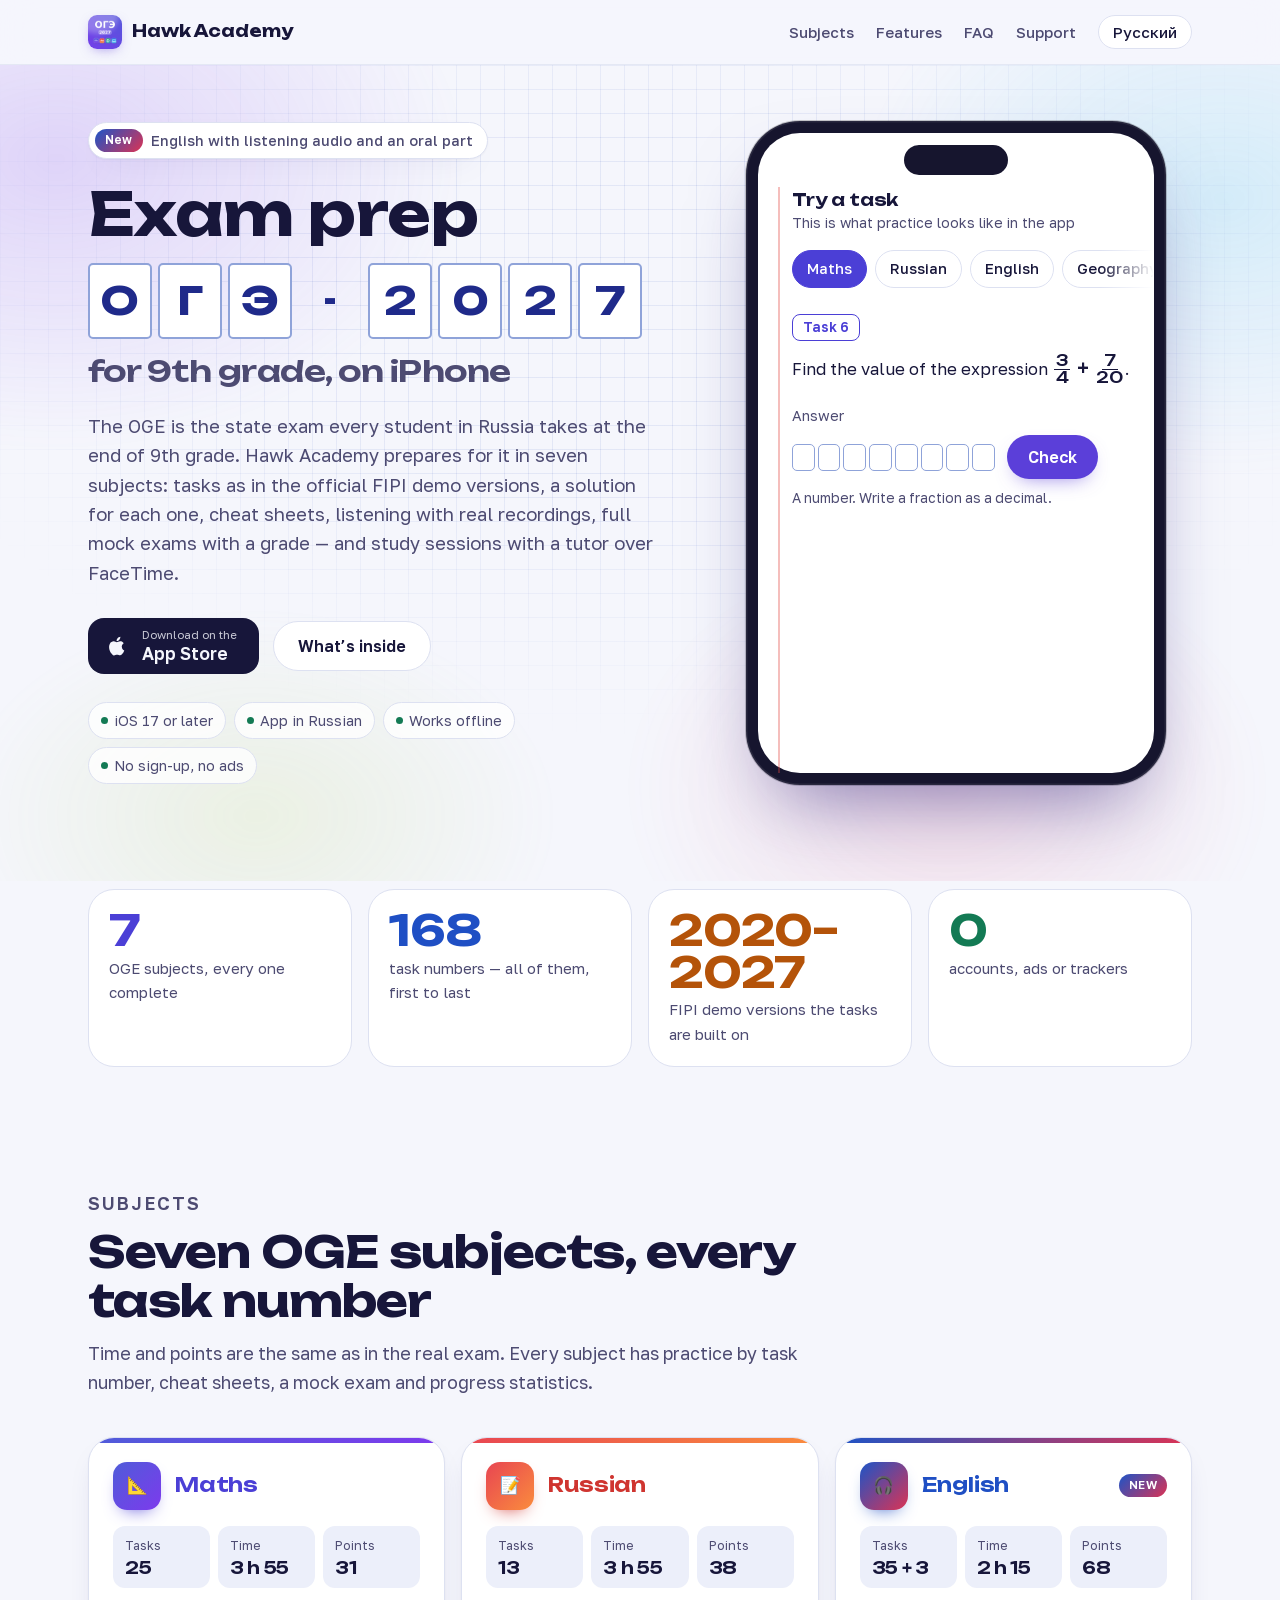
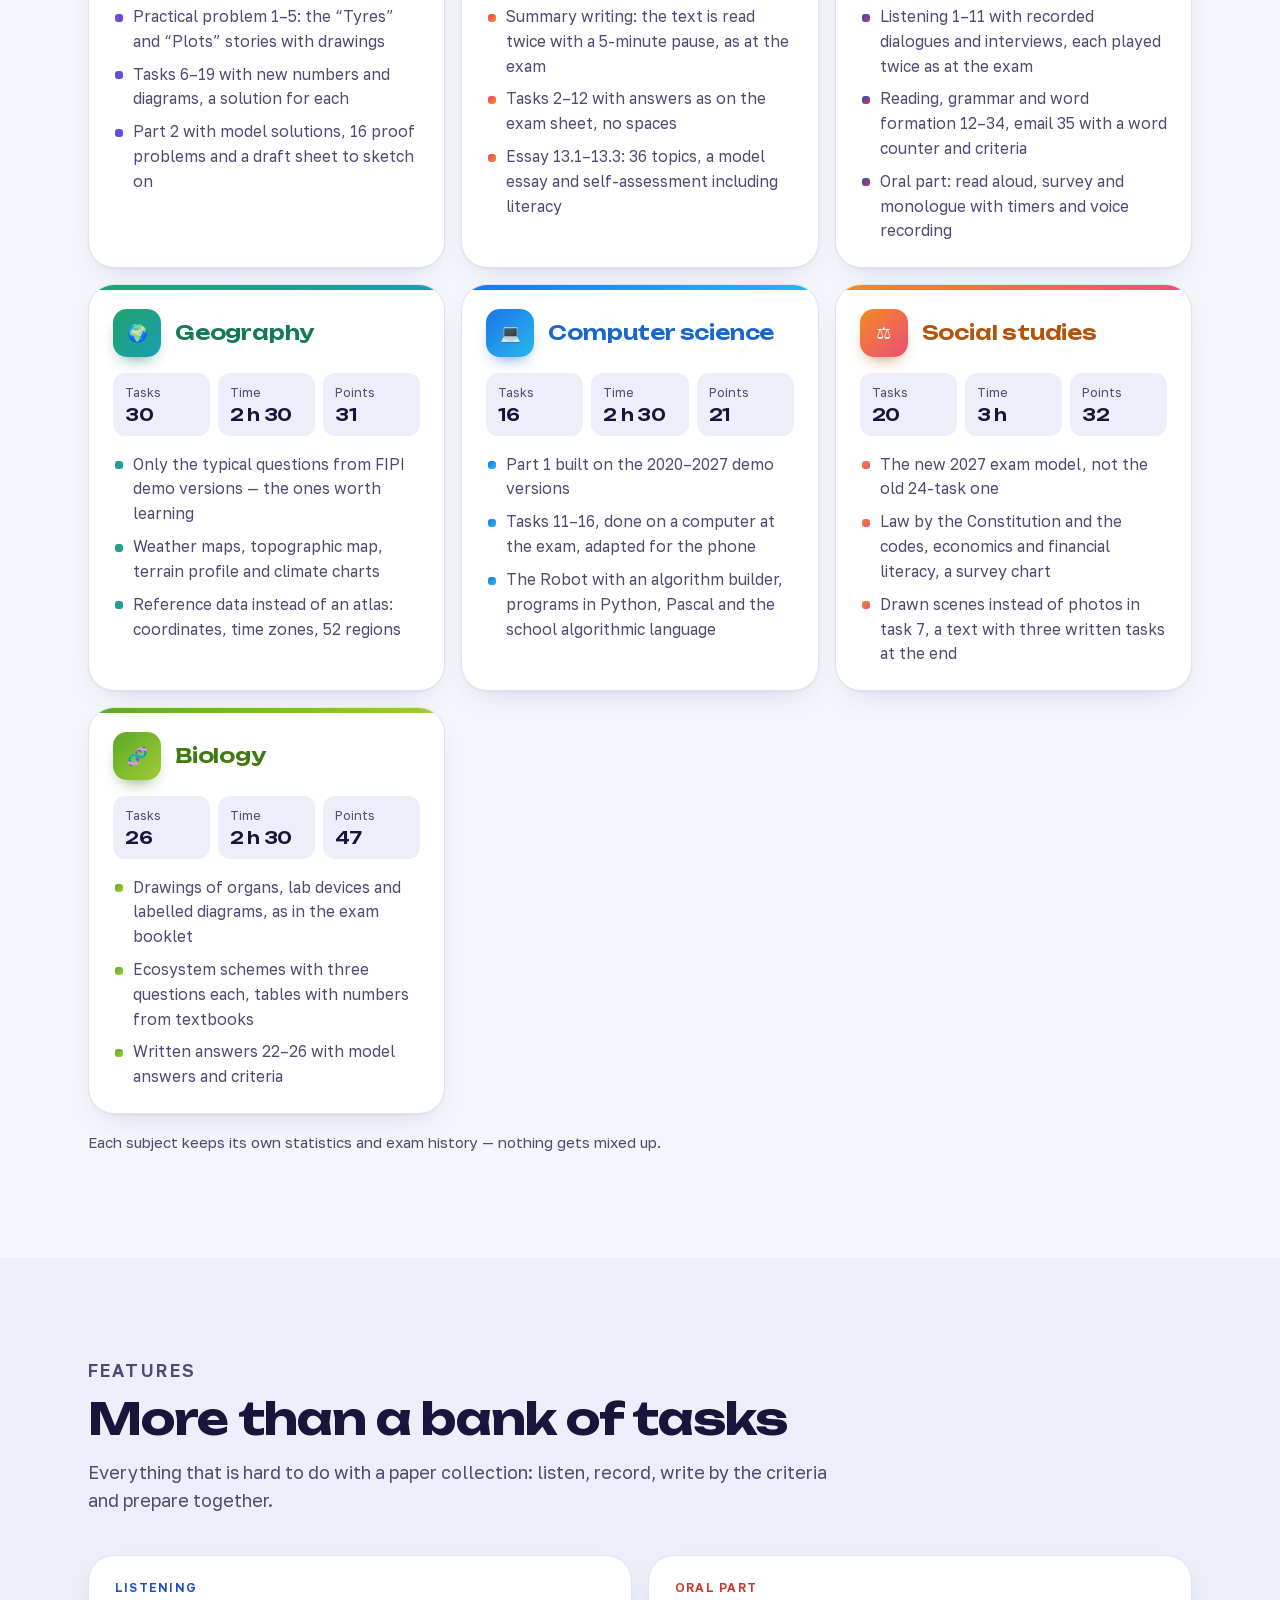
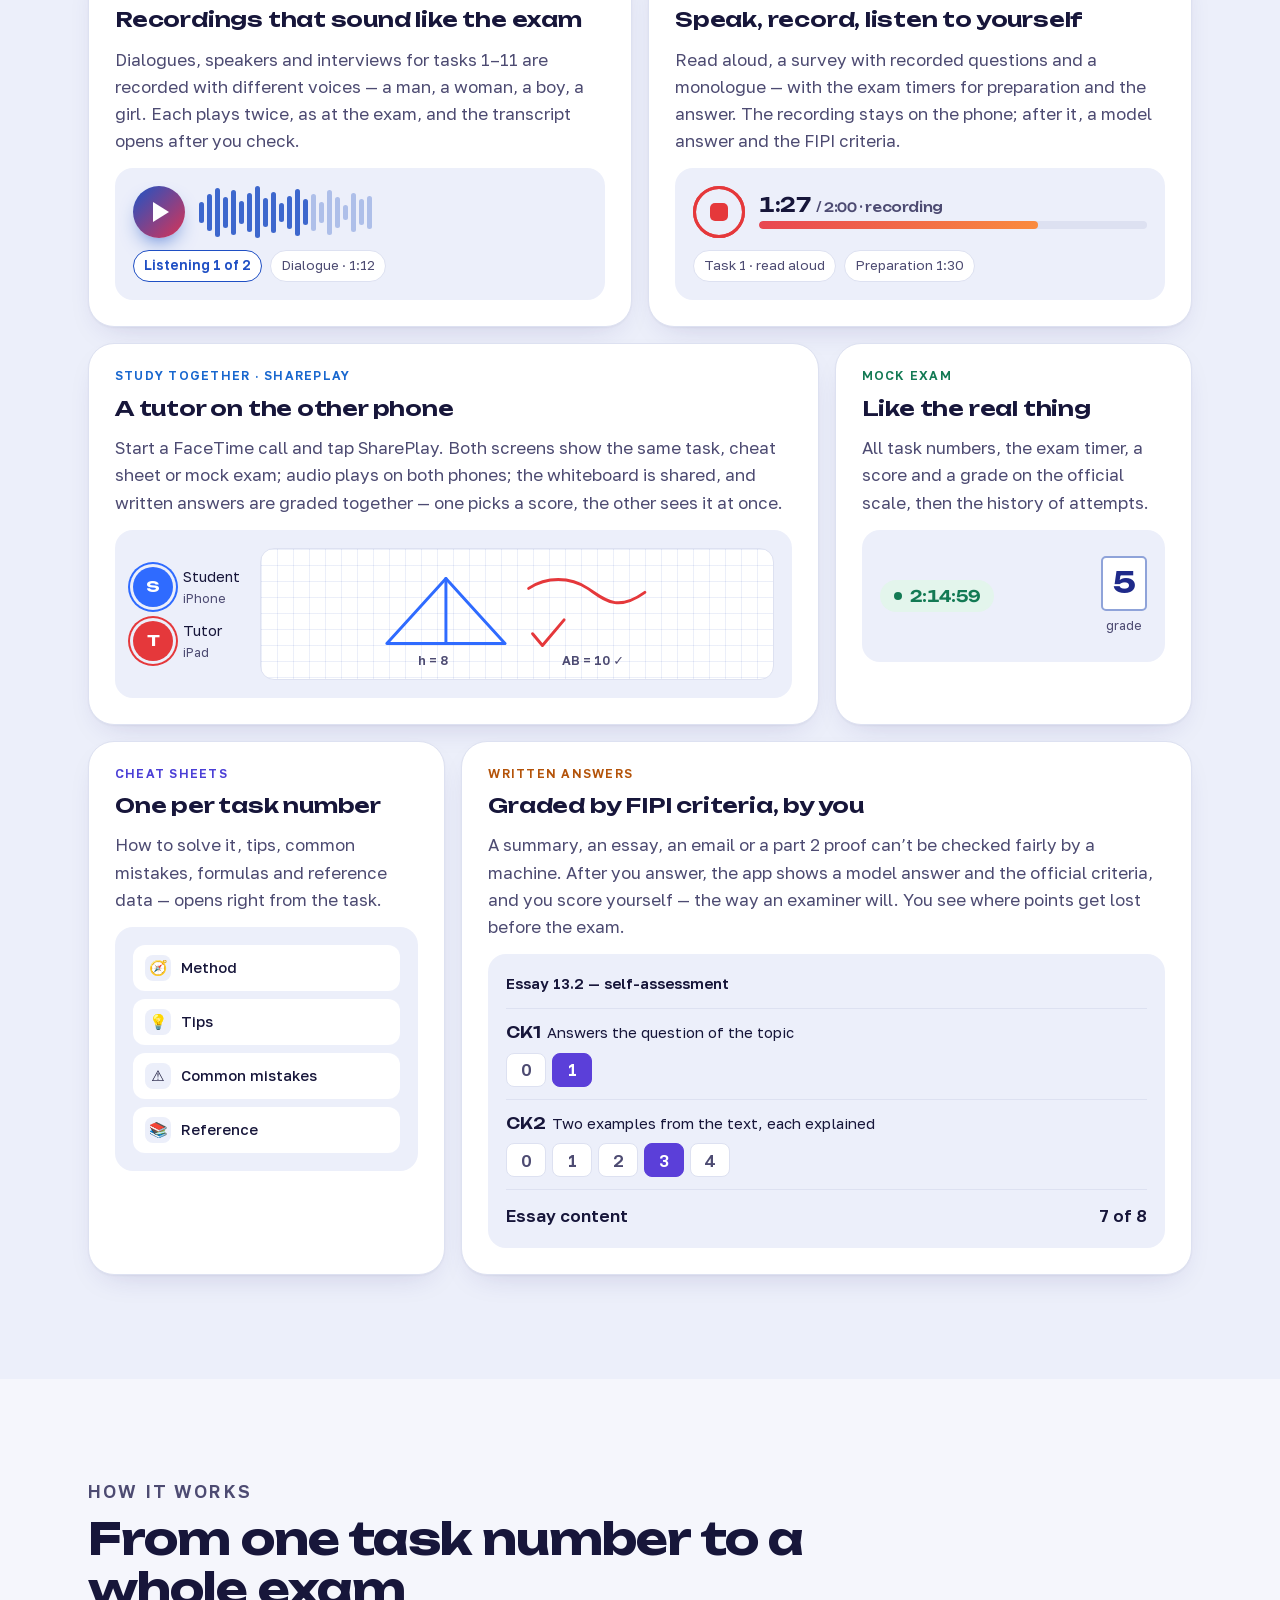
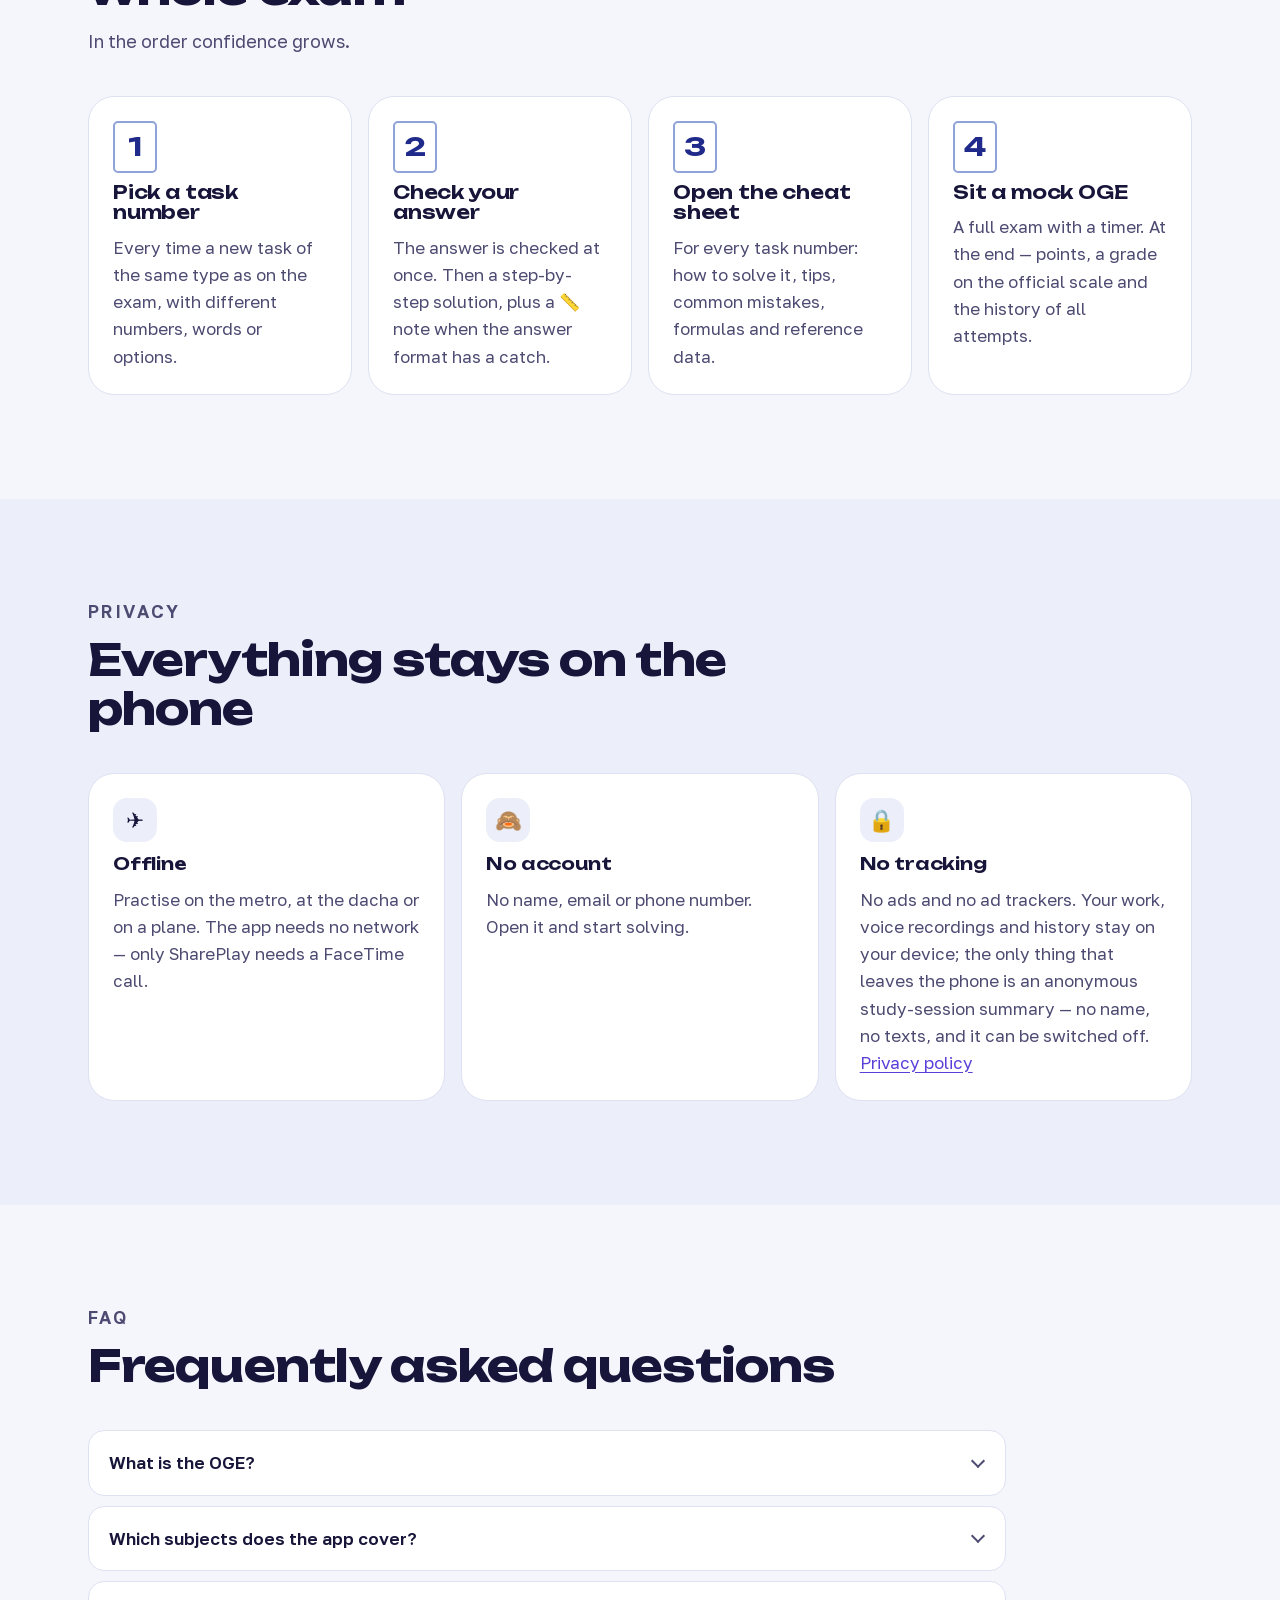
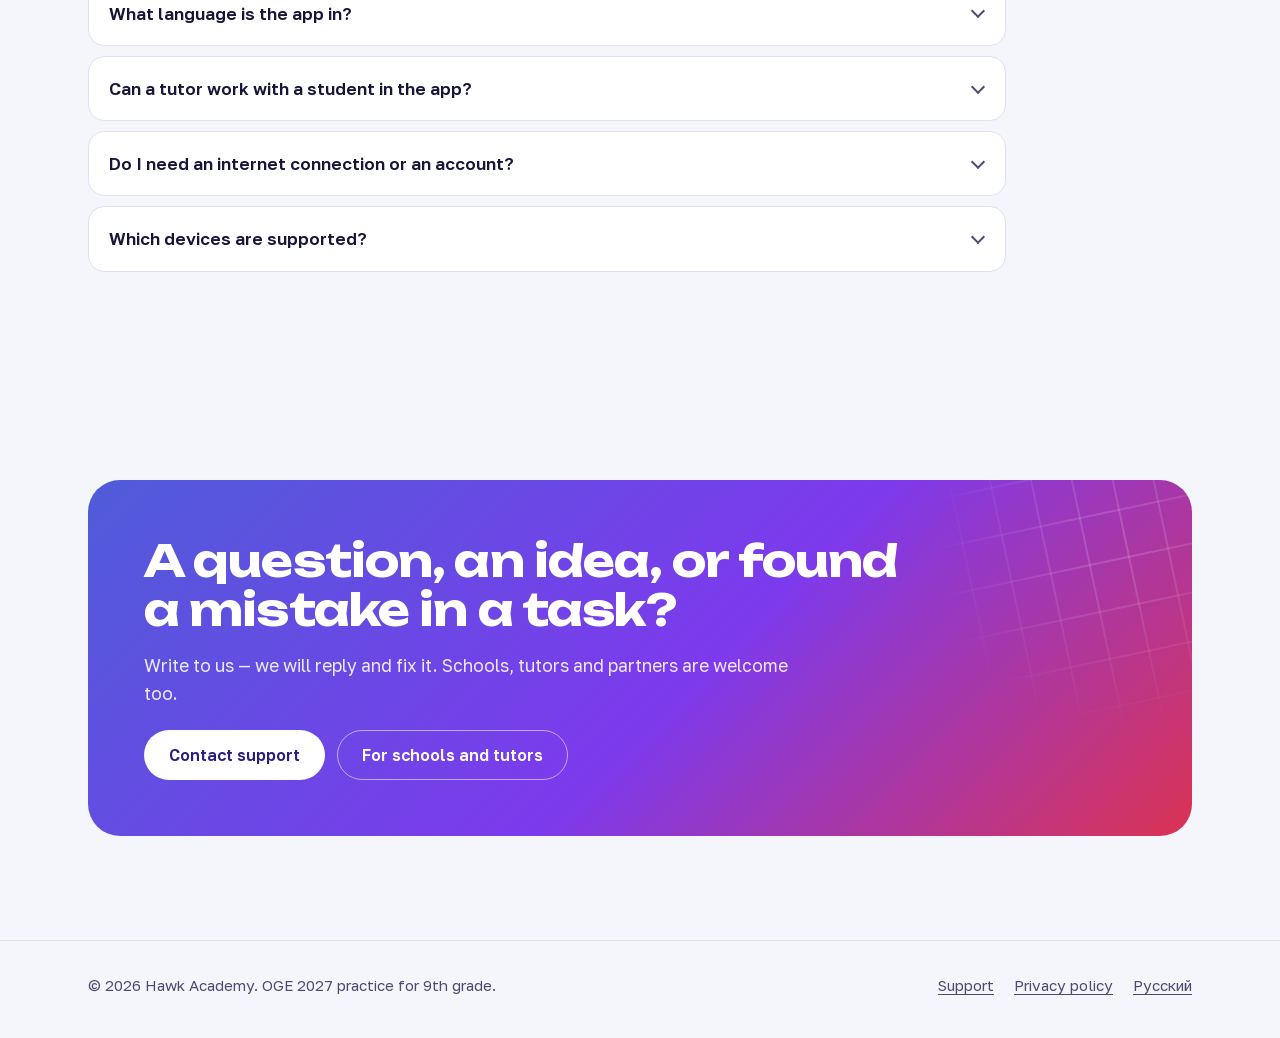
<file: en/index.html>
<!doctype html>
<html lang="en">
<head>
  <meta charset="utf-8">
  <meta name="viewport" content="width=device-width, initial-scale=1">
  <title>OGE 2027 Exam Prep for iPhone — Hawk Academy</title>
  <meta name="description" content="Practice for Russia's 9th-grade state exam (OGE 2027) in seven subjects: maths, Russian, English, geography, computer science, social studies and biology. FIPI-style tasks, solutions, listening audio, full mock exams and SharePlay study sessions with a tutor.">
  <link rel="canonical" href="https://hawkacademy.github.io/en/">
  <link rel="alternate" hreflang="ru" href="https://hawkacademy.github.io/">
  <link rel="alternate" hreflang="en" href="https://hawkacademy.github.io/en/">
  <link rel="alternate" hreflang="x-default" href="https://hawkacademy.github.io/en/">
  <script src="/assets/lang.js"></script>
  <meta name="apple-itunes-app" content="app-id=6830893319">
  <meta name="theme-color" content="#f5f6fc" media="(prefers-color-scheme: light)">
  <meta name="theme-color" content="#0f0f2a" media="(prefers-color-scheme: dark)">
  <meta name="color-scheme" content="light dark">

  <meta property="og:type" content="website">
  <meta property="og:locale" content="en_US">
  <meta property="og:locale:alternate" content="ru_RU">
  <meta property="og:site_name" content="Hawk Academy">
  <meta property="og:title" content="Hawk Academy: OGE 2027 — exam prep for 9th grade">
  <meta property="og:description" content="Seven OGE subjects in one app: maths, Russian, English, geography, computer science, social studies and biology. Tasks in the official exam format, solutions, listening audio and full mock exams with a grade.">
  <meta property="og:url" content="https://hawkacademy.github.io/en/">
  <meta property="og:image" content="https://hawkacademy.github.io/assets/og.png">
  <meta property="og:image:width" content="1200">
  <meta property="og:image:height" content="630">
  <meta property="og:image:alt" content="Hawk Academy: OGE 2027 — practice for seven OGE subjects on iPhone">
  <meta name="twitter:card" content="summary_large_image">

  <link rel="icon" href="/favicon.ico" sizes="48x48">
  <link rel="icon" href="/assets/favicon-32.png" type="image/png" sizes="32x32">
  <link rel="apple-touch-icon" href="/assets/apple-touch-icon.png">
  <link rel="manifest" href="/site.webmanifest">

  <link rel="preload" href="/assets/fonts/unbounded-latin.woff2" as="font" type="font/woff2" crossorigin>
  <link rel="preload" href="/assets/fonts/golos-latin.woff2" as="font" type="font/woff2" crossorigin>
  <link rel="stylesheet" href="/assets/styles.css">

  <script type="application/ld+json">
  {
    "@context": "https://schema.org",
    "@graph": [
      {
        "@type": "Organization",
        "@id": "https://hawkacademy.github.io/#org",
        "name": "Hawk Academy",
        "url": "https://hawkacademy.github.io/",
        "logo": "https://hawkacademy.github.io/assets/icon-512.png",
        "email": "hawk.academy.education@gmail.com"
      },
      {
        "@type": "WebPage",
        "@id": "https://hawkacademy.github.io/en/#page",
        "name": "OGE 2027 Exam Prep for iPhone — Hawk Academy",
        "url": "https://hawkacademy.github.io/en/",
        "inLanguage": "en",
        "about": { "@id": "https://hawkacademy.github.io/#app" },
        "publisher": { "@id": "https://hawkacademy.github.io/#org" }
      },
      {
        "@type": "MobileApplication",
        "@id": "https://hawkacademy.github.io/#app",
        "name": "Hawk Academy: ОГЭ-2027",
        "alternateName": ["ОГЭ 2027: Тренажер", "Hawk Academy: OGE 2027"],
        "description": "Practice app for the OGE 2027, the state exam Russian students take at the end of 9th grade, in seven subjects: maths, Russian language, English, geography, computer science, social studies and biology. Tasks in the format of the official FIPI demo versions, a step-by-step solution for every task, cheat sheets for each task number, listening tasks with recorded audio, an oral part with voice recording, written answers with model answers and self-assessment by FIPI criteria, full mock exams with a score and a grade, and SharePlay study sessions with a tutor. The app interface is in Russian.",
        "operatingSystem": "iOS 17.0 or later",
        "applicationCategory": "EducationalApplication",
        "inLanguage": "ru",
        "image": "https://hawkacademy.github.io/assets/icon-512.png",
        "url": "https://hawkacademy.github.io/",
        "downloadUrl": "https://apps.apple.com/app/id6830893319",
        "installUrl": "https://apps.apple.com/app/id6830893319",
        "offers": { "@type": "Offer", "price": "0", "priceCurrency": "USD" },
        "author": { "@id": "https://hawkacademy.github.io/#org" },
        "publisher": { "@id": "https://hawkacademy.github.io/#org" },
        "audience": {
          "@type": "EducationalAudience",
          "educationalRole": "student",
          "audienceType": "9th-grade students preparing for the OGE"
        },
        "featureList": [
          "Seven OGE subjects: maths, Russian, English, geography, computer science, social studies, biology",
          "Practice for every OGE task number with new numbers and a solution",
          "Cheat sheets: method, tips, common mistakes, formulas and reference data",
          "Listening tasks with recorded audio and an oral part with voice recording (English)",
          "Written answers: model answer, FIPI criteria and self-assessment",
          "Full mock exams with a timer, score and grade",
          "Study together over FaceTime with SharePlay: shared tasks, shared whiteboard, shared mock exam",
          "Works offline, no sign-up, no ads or trackers"
        ]
      },
      {
        "@type": "FAQPage",
        "@id": "https://hawkacademy.github.io/en/#faq",
        "inLanguage": "en",
        "mainEntity": [
          {
            "@type": "Question",
            "name": "What is the OGE?",
            "acceptedAnswer": { "@type": "Answer", "text": "The OGE (Basic State Exam) is the exam students in Russia take at the end of 9th grade. Task formats and grading rules are set by FIPI, the Federal Institute of Pedagogical Measurements." }
          },
          {
            "@type": "Question",
            "name": "Which subjects does the app cover?",
            "acceptedAnswer": { "@type": "Answer", "text": "Seven: maths (25 tasks), Russian language (13), English (38, including the oral part), geography (30), computer science (16), social studies (20, the 2027 model) and biology (26)." }
          },
          {
            "@type": "Question",
            "name": "What language is the app in?",
            "acceptedAnswer": { "@type": "Answer", "text": "Russian, like the exam itself. The English course is in English, with explanations in Russian." }
          },
          {
            "@type": "Question",
            "name": "Can a tutor work with a student in the app?",
            "acceptedAnswer": { "@type": "Answer", "text": "Yes. Start a FaceTime call and tap SharePlay in the app: both phones show the same task, the same cheat sheet or the same mock exam, there is a shared whiteboard, and written answers are graded together by the criteria." }
          },
          {
            "@type": "Question",
            "name": "Do I need an internet connection or an account?",
            "acceptedAnswer": { "@type": "Answer", "text": "No. The app works offline and without an account. Statistics, essay drafts, voice recordings and exam history are stored only on the phone. SharePlay needs a FaceTime call, as any call does." }
          },
          {
            "@type": "Question",
            "name": "Which devices are supported?",
            "acceptedAnswer": { "@type": "Answer", "text": "iPhone and iPad with iOS 17 or later." }
          }
        ]
      }
    ]
  }
  </script>
</head>
<body>
  <a class="skip" href="#main">Skip to content</a>

  <header class="site-header">
    <div class="wrap">
      <a class="brand" href="/en/" aria-label="Hawk Academy — home">
        <img src="/assets/icon-96.png" alt="" width="34" height="34">
        Hawk Academy
      </a>
      <nav class="site-nav" aria-label="Sections">
        <ul>
          <li><a href="#subjects">Subjects</a></li>
          <li class="nav-optional"><a href="#features">Features</a></li>
          <li class="nav-optional"><a href="#faq">FAQ</a></li>
          <li><a href="/en/support.html">Support</a></li>
          <li><a class="lang-switch" href="/?lang=ru" hreflang="ru" lang="ru">Русский</a></li>
        </ul>
      </nav>
    </div>
  </header>

  <main id="main">
    <section class="hero" aria-labelledby="hero-title">
      <div class="wrap">
        <div>
          <a class="pill" href="#english"><b>New</b> English with listening audio and an oral part</a>
          <h1 id="hero-title" class="hero-title">
            <span class="sr-only">OGE 2027 exam prep for 9th grade</span>
            <span class="line" aria-hidden="true">Exam prep</span>
            <span class="cells hero-cells" aria-hidden="true">
              <span class="cell" style="--i:0"><span>О</span></span>
              <span class="cell" style="--i:1"><span>Г</span></span>
              <span class="cell" style="--i:2"><span>Э</span></span>
              <span class="cell is-dash" style="--i:3"><span>-</span></span>
              <span class="cell" style="--i:4"><span>2</span></span>
              <span class="cell" style="--i:5"><span>0</span></span>
              <span class="cell" style="--i:6"><span>2</span></span>
              <span class="cell" style="--i:7"><span>7</span></span>
            </span>
            <span class="line-small" aria-hidden="true">for 9th grade, on iPhone</span>
          </h1>
          <p class="hero-lead">
            The OGE is the state exam every student in Russia takes at the end of 9th grade. Hawk Academy prepares
            for it in seven subjects: tasks as in the official FIPI demo versions, a solution for each one, cheat sheets,
            listening with real recordings, full mock exams with a grade — and study sessions with a tutor over FaceTime.
          </p>
          <div class="hero-actions">
            <a class="store-badge" href="https://apps.apple.com/app/id6830893319" aria-label="Download on the App Store">
              <svg viewBox="0 0 24 24" aria-hidden="true"><path d="M16.37 12.6c-.02-2.16 1.77-3.2 1.85-3.25-1-1.47-2.57-1.67-3.13-1.7-1.33-.13-2.6.79-3.28.79-.68 0-1.72-.77-2.83-.75-1.45.02-2.8.85-3.55 2.15-1.52 2.63-.39 6.52 1.09 8.66.72 1.04 1.58 2.21 2.71 2.17 1.09-.04 1.5-.7 2.82-.7 1.31 0 1.69.7 2.84.68 1.17-.02 1.91-1.06 2.63-2.11.83-1.21 1.17-2.38 1.19-2.44-.03-.01-2.28-.88-2.3-3.5zM14.2 6.25c.6-.73 1.01-1.74.9-2.75-.87.04-1.92.58-2.54 1.31-.56.64-1.05 1.67-.92 2.66.97.07 1.96-.5 2.56-1.22z"/></svg>
              <span><small>Download on the</small><strong>App Store</strong></span>
            </a>
            <a class="btn btn-ghost" href="#subjects">What’s inside</a>
          </div>
          <ul class="hero-facts" aria-label="At a glance">
            <li>iOS 17 or later</li>
            <li>App in Russian</li>
            <li>Works offline</li>
            <li>No sign-up, no ads</li>
          </ul>
        </div>

        <div class="device">
          <div class="try" id="try" aria-labelledby="try-title">
            <div class="try-head">
              <h2 id="try-title">Try a task</h2>
              <p>This is what practice looks like in the app</p>
            </div>
            <div class="tabs" role="tablist" aria-label="Subject">
              <button class="tab" role="tab" type="button" data-subject="math" aria-selected="true" aria-controls="task">Maths</button>
              <button class="tab" role="tab" type="button" data-subject="russian" aria-selected="false" aria-controls="task" tabindex="-1">Russian</button>
              <button class="tab" role="tab" type="button" data-subject="english" aria-selected="false" aria-controls="task" tabindex="-1">English</button>
              <button class="tab" role="tab" type="button" data-subject="geography" aria-selected="false" aria-controls="task" tabindex="-1">Geography</button>
              <button class="tab" role="tab" type="button" data-subject="informatics" aria-selected="false" aria-controls="task" tabindex="-1">Computer science</button>
              <button class="tab" role="tab" type="button" data-subject="social" aria-selected="false" aria-controls="task" tabindex="-1">Social studies</button>
              <button class="tab" role="tab" type="button" data-subject="biology" aria-selected="false" aria-controls="task" tabindex="-1">Biology</button>
            </div>

            <div class="task" id="task" role="tabpanel">
              <span class="task-number" id="task-number">Task 6</span>
              <div class="task-text" id="task-text">
                <p>Find the value of the expression <span class="expr"><span class="frac"><span>3</span><span>4</span></span> + <span class="frac"><span>7</span><span>20</span></span></span>.</p>
              </div>
              <form class="answer" id="answer-form" novalidate>
                <label for="answer-input">Answer</label>
                <div class="answer-row">
                  <div class="answer-cells" id="answer-cells">
                    <input id="answer-input" name="answer" autocomplete="off" autocapitalize="off" autocorrect="off" spellcheck="false" inputmode="decimal" maxlength="8" aria-describedby="format-hint">
                  </div>
                  <button class="btn btn-primary" type="submit">Check</button>
                </div>
                <p class="format-hint" id="format-hint">A number. Write a fraction as a decimal.</p>
              </form>
              <div class="result" id="result" role="status" aria-live="polite" hidden></div>
            </div>
          </div>
        </div>
      </div>
    </section>

    <section class="stats" aria-label="Key numbers">
      <div class="wrap">
        <ul>
          <li><strong>7</strong><span>OGE subjects, every one complete</span></li>
          <li><strong>168</strong><span>task numbers — all of them, first to last</span></li>
          <li><strong>2020–2027</strong><span>FIPI demo versions the tasks are built on</span></li>
          <li><strong>0</strong><span>accounts, ads or trackers</span></li>
        </ul>
      </div>
    </section>

    <section class="section" id="subjects" aria-labelledby="subjects-title">
      <div class="wrap">
        <div class="section-head reveal">
          <p class="eyebrow">Subjects</p>
          <h2 id="subjects-title">Seven OGE subjects, every task number</h2>
          <p>Time and points are the same as in the real exam. Every subject has practice by task number, cheat sheets, a mock exam and progress statistics.</p>
        </div>
        <ul class="subject-grid">
          <li class="subject reveal" data-subject="math">
            <div class="subject-top"><span class="subject-icon" aria-hidden="true">📐</span><h3>Maths</h3></div>
            <dl><div><dt>Tasks</dt><dd>25</dd></div><div><dt>Time</dt><dd>3 h 55</dd></div><div><dt>Points</dt><dd>31</dd></div></dl>
            <ul>
              <li>Practical problem 1–5: the “Tyres” and “Plots” stories with drawings</li>
              <li>Tasks 6–19 with new numbers and diagrams, a solution for each</li>
              <li>Part 2 with model solutions, 16 proof problems and a draft sheet to sketch on</li>
            </ul>
          </li>
          <li class="subject reveal" data-subject="russian">
            <div class="subject-top"><span class="subject-icon" aria-hidden="true">📝</span><h3>Russian</h3></div>
            <dl><div><dt>Tasks</dt><dd>13</dd></div><div><dt>Time</dt><dd>3 h 55</dd></div><div><dt>Points</dt><dd>38</dd></div></dl>
            <ul>
              <li>Summary writing: the text is read twice with a 5-minute pause, as at the exam</li>
              <li>Tasks 2–12 with answers as on the exam sheet, no spaces</li>
              <li>Essay 13.1–13.3: 36 topics, a model essay and self-assessment including literacy</li>
            </ul>
          </li>
          <li class="subject reveal" data-subject="english" id="english">
            <div class="subject-top"><span class="subject-icon" aria-hidden="true">🎧</span><h3>English</h3><span class="tag">New</span></div>
            <dl><div><dt>Tasks</dt><dd>35 + 3</dd></div><div><dt>Time</dt><dd>2 h 15</dd></div><div><dt>Points</dt><dd>68</dd></div></dl>
            <ul>
              <li>Listening 1–11 with recorded dialogues and interviews, each played twice as at the exam</li>
              <li>Reading, grammar and word formation 12–34, email 35 with a word counter and criteria</li>
              <li>Oral part: read aloud, survey and monologue with timers and voice recording</li>
            </ul>
          </li>
          <li class="subject reveal" data-subject="geography">
            <div class="subject-top"><span class="subject-icon" aria-hidden="true">🌍</span><h3>Geography</h3></div>
            <dl><div><dt>Tasks</dt><dd>30</dd></div><div><dt>Time</dt><dd>2 h 30</dd></div><div><dt>Points</dt><dd>31</dd></div></dl>
            <ul>
              <li>Only the typical questions from FIPI demo versions — the ones worth learning</li>
              <li>Weather maps, topographic map, terrain profile and climate charts</li>
              <li>Reference data instead of an atlas: coordinates, time zones, 52 regions</li>
            </ul>
          </li>
          <li class="subject reveal" data-subject="informatics">
            <div class="subject-top"><span class="subject-icon" aria-hidden="true">💻</span><h3>Computer science</h3></div>
            <dl><div><dt>Tasks</dt><dd>16</dd></div><div><dt>Time</dt><dd>2 h 30</dd></div><div><dt>Points</dt><dd>21</dd></div></dl>
            <ul>
              <li>Part 1 built on the 2020–2027 demo versions</li>
              <li>Tasks 11–16, done on a computer at the exam, adapted for the phone</li>
              <li>The Robot with an algorithm builder, programs in Python, Pascal and the school algorithmic language</li>
            </ul>
          </li>
          <li class="subject reveal" data-subject="social">
            <div class="subject-top"><span class="subject-icon" aria-hidden="true">⚖️</span><h3>Social studies</h3></div>
            <dl><div><dt>Tasks</dt><dd>20</dd></div><div><dt>Time</dt><dd>3 h</dd></div><div><dt>Points</dt><dd>32</dd></div></dl>
            <ul>
              <li>The new 2027 exam model, not the old 24-task one</li>
              <li>Law by the Constitution and the codes, economics and financial literacy, a survey chart</li>
              <li>Drawn scenes instead of photos in task 7, a text with three written tasks at the end</li>
            </ul>
          </li>
          <li class="subject reveal" data-subject="biology">
            <div class="subject-top"><span class="subject-icon" aria-hidden="true">🧬</span><h3>Biology</h3></div>
            <dl><div><dt>Tasks</dt><dd>26</dd></div><div><dt>Time</dt><dd>2 h 30</dd></div><div><dt>Points</dt><dd>47</dd></div></dl>
            <ul>
              <li>Drawings of organs, lab devices and labelled diagrams, as in the exam booklet</li>
              <li>Ecosystem schemes with three questions each, tables with numbers from textbooks</li>
              <li>Written answers 22–26 with model answers and criteria</li>
            </ul>
          </li>
        </ul>
        <p class="subject-note">Each subject keeps its own statistics and exam history — nothing gets mixed up.</p>
      </div>
    </section>

    <section class="section section-alt" id="features" aria-labelledby="features-title">
      <div class="wrap">
        <div class="section-head reveal">
          <p class="eyebrow">Features</p>
          <h2 id="features-title">More than a bank of tasks</h2>
          <p>Everything that is hard to do with a paper collection: listen, record, write by the criteria and prepare together.</p>
        </div>
        <div class="bento">
          <article class="feature span-3 reveal" data-subject="english">
            <p class="kicker">Listening</p>
            <h3>Recordings that sound like the exam</h3>
            <p>Dialogues, speakers and interviews for tasks 1–11 are recorded with different voices — a man, a woman, a boy, a girl. Each plays twice, as at the exam, and the transcript opens after you check.</p>
            <div class="art" aria-hidden="true">
              <div class="player">
                <span class="play"></span>
                <span class="wave">
                  <i style="--h:40;--d:0"></i><i style="--h:70;--d:1"></i><i style="--h:95;--d:2"></i><i style="--h:60;--d:3"></i><i style="--h:85;--d:4"></i><i style="--h:45;--d:5"></i><i style="--h:75;--d:6"></i><i style="--h:100;--d:7"></i><i style="--h:55;--d:8"></i><i style="--h:80;--d:9"></i><i style="--h:35;--d:10"></i><i style="--h:65;--d:11"></i><i style="--h:90;--d:12"></i><i style="--h:50;--d:13"></i><i style="--h:70;--d:14"></i><i style="--h:40;--d:15"></i><i style="--h:85;--d:16"></i><i style="--h:60;--d:17"></i><i style="--h:30;--d:18"></i><i style="--h:75;--d:19"></i><i style="--h:50;--d:20"></i><i style="--h:65;--d:21"></i>
                </span>
              </div>
              <div class="art-meta"><span class="chip is-on">Listening 1 of 2</span><span class="chip">Dialogue · 1:12</span></div>
            </div>
          </article>

          <article class="feature span-3 reveal" data-subject="russian">
            <p class="kicker">Oral part</p>
            <h3>Speak, record, listen to yourself</h3>
            <p>Read aloud, a survey with recorded questions and a monologue — with the exam timers for preparation and the answer. The recording stays on the phone; after it, a model answer and the FIPI criteria.</p>
            <div class="art" aria-hidden="true">
              <div class="recorder">
                <span class="rec"></span>
                <div class="timer">
                  <b>1:27 <small>/ 2:00 · recording</small></b>
                  <div class="bar"><span style="--p:72%"></span></div>
                </div>
              </div>
              <div class="art-meta"><span class="chip">Task 1 · read aloud</span><span class="chip">Preparation 1:30</span></div>
            </div>
          </article>

          <article class="feature span-4 reveal" data-subject="informatics">
            <p class="kicker">Study together · SharePlay</p>
            <h3>A tutor on the other phone</h3>
            <p>Start a FaceTime call and tap SharePlay. Both screens show the same task, cheat sheet or mock exam; audio plays on both phones; the whiteboard is shared, and written answers are graded together — one picks a score, the other sees it at once.</p>
            <div class="art together-art" aria-hidden="true">
              <div class="people">
                <div class="person"><span class="avatar" style="--a:#2f6bff">S</span><span>Student<small>iPhone</small></span></div>
                <div class="person"><span class="avatar" style="--a:#e5383b">T</span><span>Tutor<small>iPad</small></span></div>
              </div>
              <div class="board">
                <svg viewBox="0 0 320 132" fill="none" stroke-width="3" stroke-linecap="round" stroke-linejoin="round">
                  <path class="ink-blue" d="M28 96 L88 30 L148 96 Z"/>
                  <path class="ink-blue" d="M88 30 L88 96"/>
                  <path class="ink-red" d="M172 40 C 190 28, 214 28, 232 40 S 262 64, 290 44"/>
                  <path class="ink-red" d="M176 86 l 10 12 l 22 -26"/>
                  <text class="label" x="60" y="118">h = 8</text>
                  <text class="label" x="206" y="118">AB = 10 ✓</text>
                </svg>
              </div>
            </div>
          </article>

          <article class="feature span-2 reveal" data-subject="geography">
            <p class="kicker">Mock exam</p>
            <h3>Like the real thing</h3>
            <p>All task numbers, the exam timer, a score and a grade on the official scale, then the history of attempts.</p>
            <div class="art exam-art" aria-hidden="true">
              <span class="clock">2:14:59</span>
              <span class="grade"><span class="cell">5</span>grade</span>
            </div>
          </article>

          <article class="feature span-2 reveal" data-subject="math">
            <p class="kicker">Cheat sheets</p>
            <h3>One per task number</h3>
            <p>How to solve it, tips, common mistakes, formulas and reference data — opens right from the task.</p>
            <div class="art sheet" aria-hidden="true">
              <div><i>🧭</i>Method</div>
              <div><i>💡</i>Tips</div>
              <div><i>⚠️</i>Common mistakes</div>
              <div><i>📚</i>Reference</div>
            </div>
          </article>

          <article class="feature span-4 reveal" data-subject="social">
            <p class="kicker">Written answers</p>
            <h3>Graded by FIPI criteria, by you</h3>
            <p>A summary, an essay, an email or a part 2 proof can’t be checked fairly by a machine. After you answer, the app shows a model answer and the official criteria, and you score yourself — the way an examiner will. You see where points get lost before the exam.</p>
            <figure class="art criteria" aria-label="Example of essay self-assessment">
              <figcaption class="criteria-title">Essay 13.2 — self-assessment</figcaption>
              <div class="criterion">
                <p class="criterion-name"><strong>СК1</strong>Answers the question of the topic</p>
                <div class="score" aria-label="1 point of 1 selected"><span>0</span><span class="is-picked">1</span></div>
              </div>
              <div class="criterion">
                <p class="criterion-name"><strong>СК2</strong>Two examples from the text, each explained</p>
                <div class="score" aria-label="3 points of 4 selected"><span>0</span><span>1</span><span>2</span><span class="is-picked">3</span><span>4</span></div>
              </div>
              <div class="criteria-total"><span>Essay content</span><span>7 of 8</span></div>
            </figure>
          </article>
        </div>
      </div>
    </section>

    <section class="section" id="how" aria-labelledby="how-title">
      <div class="wrap">
        <div class="section-head reveal">
          <p class="eyebrow">How it works</p>
          <h2 id="how-title">From one task number to a whole exam</h2>
          <p>In the order confidence grows.</p>
        </div>
        <ol class="steps">
          <li class="reveal">
            <h3>Pick a task number</h3>
            <p>Every time a new task of the same type as on the exam, with different numbers, words or options.</p>
          </li>
          <li class="reveal">
            <h3>Check your answer</h3>
            <p>The answer is checked at once. Then a step-by-step solution, plus a 📏 note when the answer format has a catch.</p>
          </li>
          <li class="reveal">
            <h3>Open the cheat sheet</h3>
            <p>For every task number: how to solve it, tips, common mistakes, formulas and reference data.</p>
          </li>
          <li class="reveal">
            <h3>Sit a mock OGE</h3>
            <p>A full exam with a timer. At the end — points, a grade on the official scale and the history of all attempts.</p>
          </li>
        </ol>
      </div>
    </section>

    <section class="section section-alt" id="privacy-facts" aria-labelledby="privacy-title">
      <div class="wrap">
        <div class="section-head reveal">
          <p class="eyebrow">Privacy</p>
          <h2 id="privacy-title">Everything stays on the phone</h2>
        </div>
        <ul class="facts">
          <li class="reveal" data-icon="✈️"><strong>Offline</strong><span>Practise on the metro, at the dacha or on a plane. The app needs no network — only SharePlay needs a FaceTime call.</span></li>
          <li class="reveal" data-icon="🙈"><strong>No account</strong><span>No name, email or phone number. Open it and start solving.</span></li>
          <li class="reveal" data-icon="🔒"><strong>No tracking</strong><span>No ads and no ad trackers. Your work, voice recordings and history stay on your device; the only thing that leaves the phone is an anonymous study-session summary — no name, no texts, and it can be switched off. <a href="/en/privacy.html">Privacy policy</a></span></li>
        </ul>
      </div>
    </section>

    <section class="section" id="faq" aria-labelledby="faq-title">
      <div class="wrap">
        <div class="section-head reveal">
          <p class="eyebrow">FAQ</p>
          <h2 id="faq-title">Frequently asked questions</h2>
        </div>
        <div class="faq">
          <details>
            <summary>What is the OGE?</summary>
            <div><p>The OGE (Basic State Exam) is the exam students in Russia take at the end of 9th grade. Task formats and grading rules are set by FIPI, the Federal Institute of Pedagogical Measurements.</p></div>
          </details>
          <details>
            <summary>Which subjects does the app cover?</summary>
            <div><p>Seven: maths (25 tasks), Russian language (13), English (38, including the oral part), geography (30), computer science (16), social studies (20, the 2027 model) and biology (26).</p></div>
          </details>
          <details>
            <summary>What language is the app in?</summary>
            <div><p>Russian, like the exam itself. The English course is in English, with explanations in Russian.</p></div>
          </details>
          <details>
            <summary>Can a tutor work with a student in the app?</summary>
            <div><p>Yes. Start a FaceTime call and tap SharePlay in the app: both phones show the same task, the same cheat sheet or the same mock exam, there is a shared whiteboard, and written answers are graded together by the criteria. Three or more people can join a group call.</p></div>
          </details>
          <details>
            <summary>Do I need an internet connection or an account?</summary>
            <div><p>No. The app works offline and without an account. Statistics, essay drafts, voice recordings and exam history are stored only on the phone. SharePlay needs a FaceTime call, as any call does.</p></div>
          </details>
          <details>
            <summary>Which devices are supported?</summary>
            <div><p>iPhone and iPad with iOS 17 or later.</p></div>
          </details>
        </div>
      </div>
    </section>

    <section class="section" aria-labelledby="cta-title">
      <div class="wrap">
        <div class="cta-card reveal">
          <h2 id="cta-title">A question, an idea, or found a mistake in a task?</h2>
          <p>Write to us — we will reply and fix it. Schools, tutors and partners are welcome too.</p>
          <div class="cta-actions">
            <a class="btn btn-light" href="/en/support.html">Contact support</a>
            <a class="btn btn-outline-light" href="mailto:hawk.academy.education@gmail.com?subject=OGE%202027%3A%20partnership">For schools and tutors</a>
          </div>
        </div>
      </div>
    </section>
  </main>

  <footer class="site-footer">
    <div class="wrap">
      <p>© 2026 Hawk Academy. OGE 2027 practice for 9th grade.</p>
      <ul>
        <li><a href="/en/support.html">Support</a></li>
        <li><a href="/en/privacy.html">Privacy policy</a></li>
        <li><a href="/?lang=ru" hreflang="ru" lang="ru">Русский</a></li>
      </ul>
    </div>
  </footer>

  <script src="/assets/try.js" defer></script>
</body>
</html>
</file>
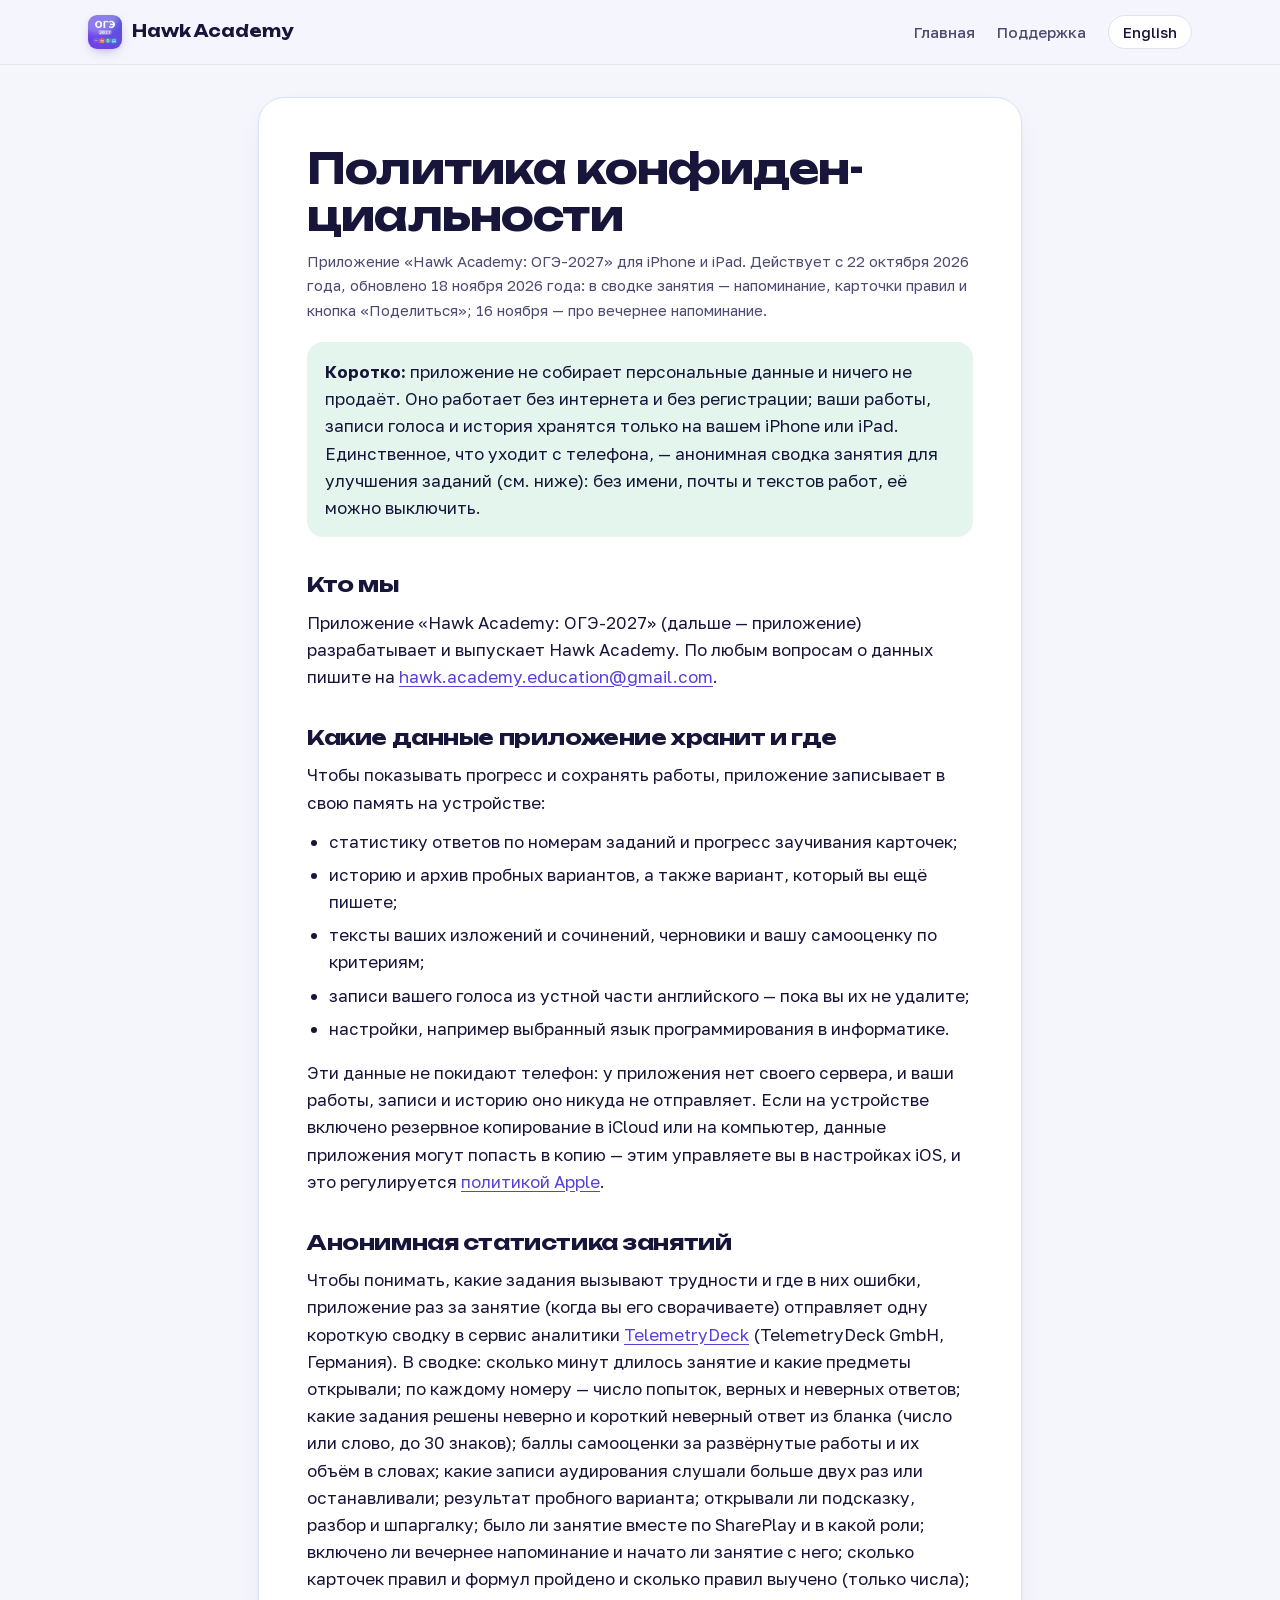
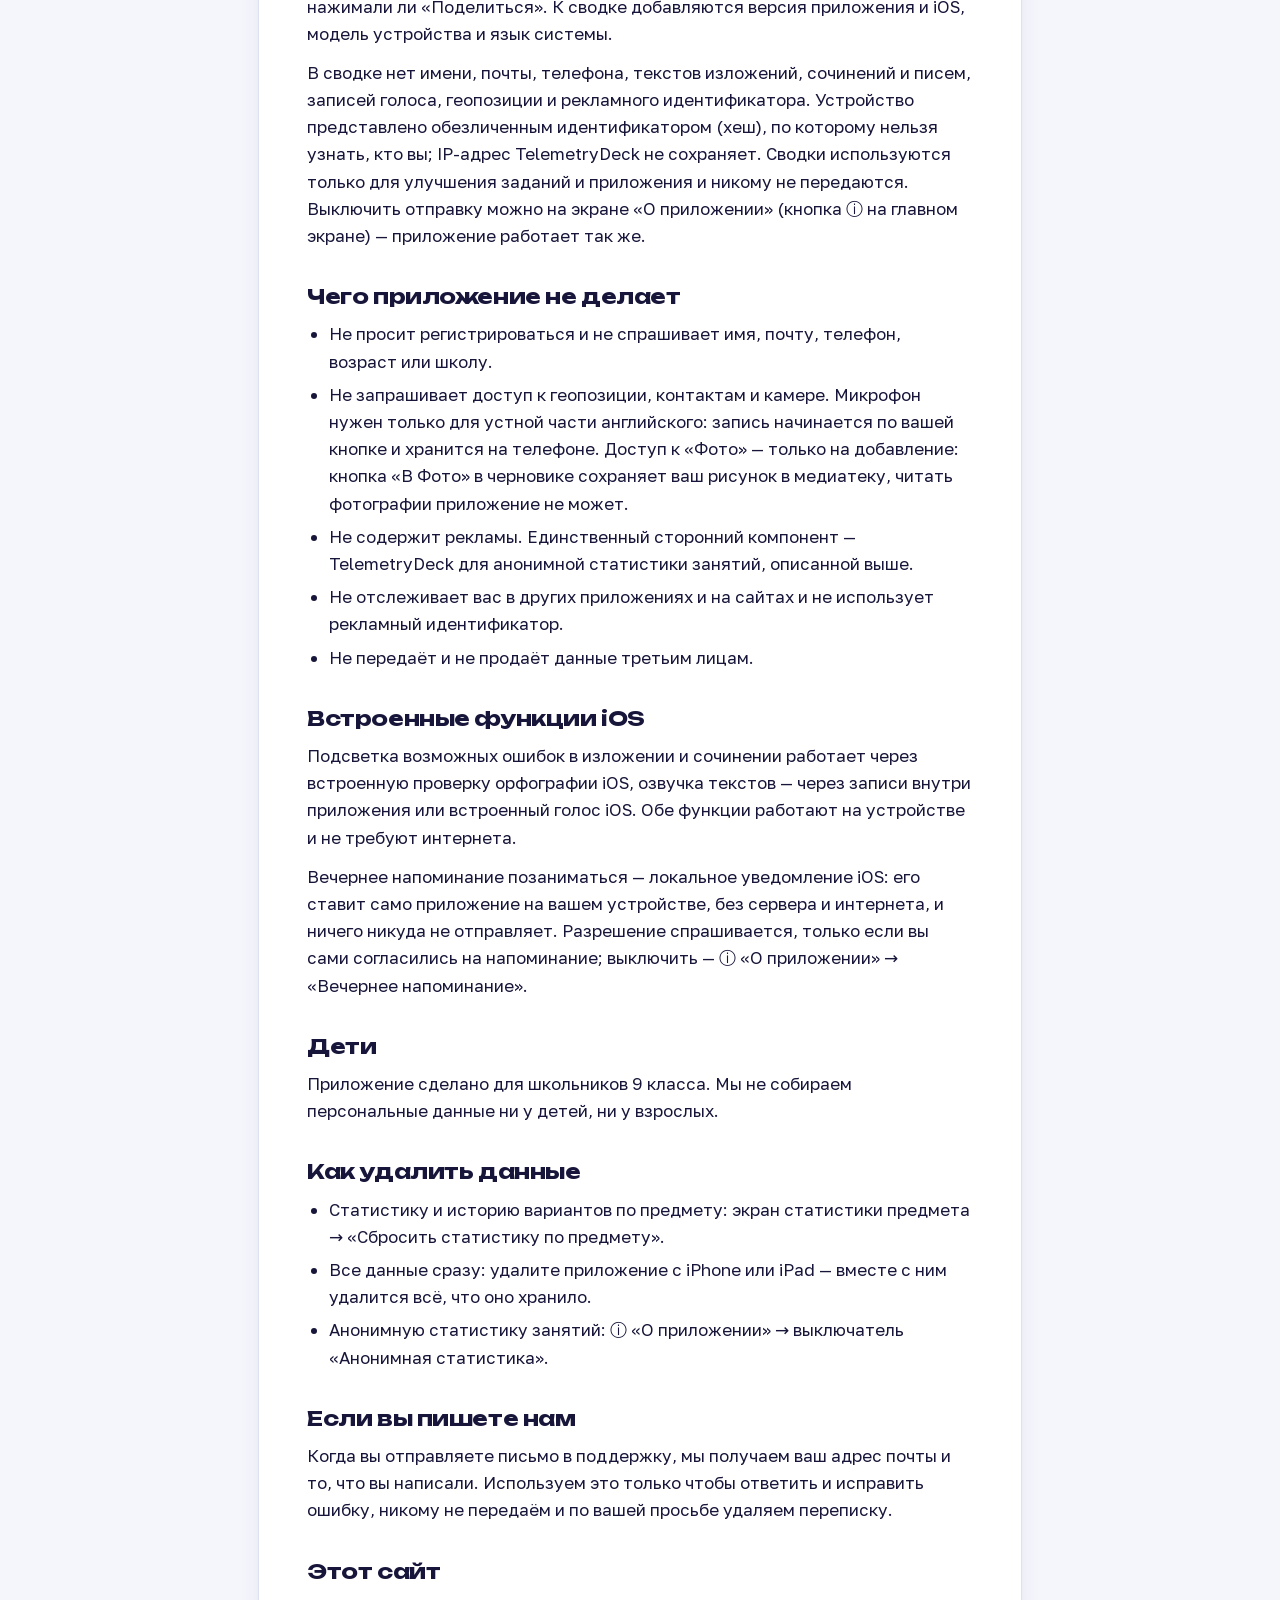
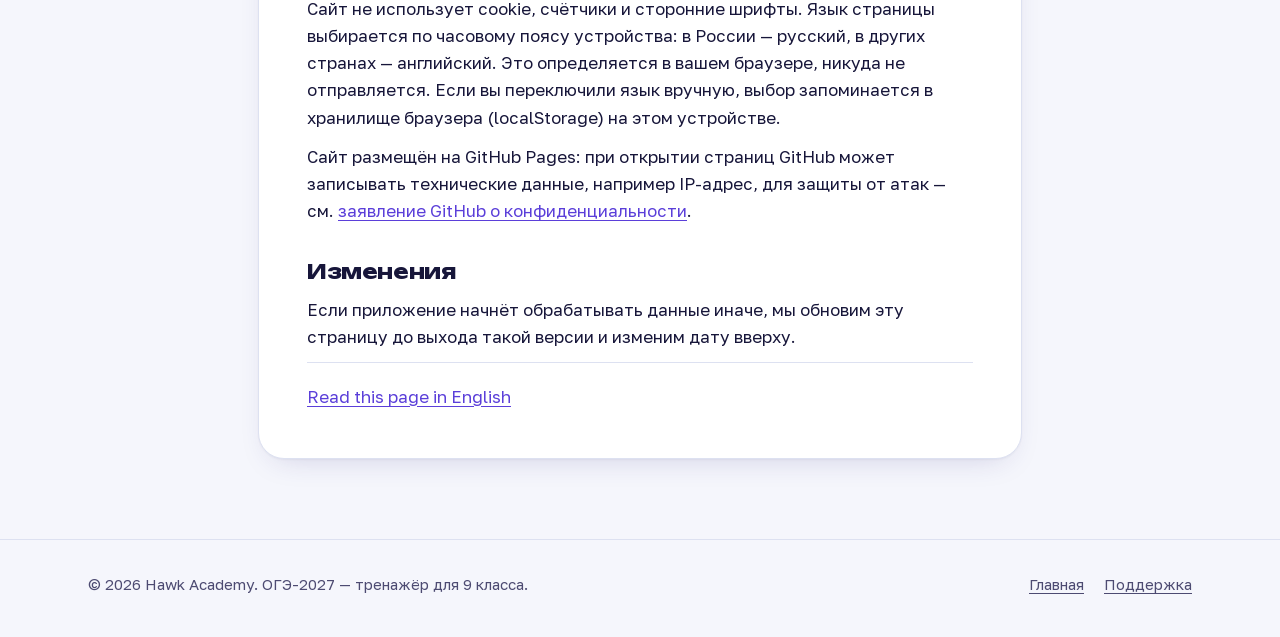
<file: privacy.html>
<!doctype html>
<html lang="ru">
<head>
  <meta charset="utf-8">
  <meta name="viewport" content="width=device-width, initial-scale=1">
  <title>Политика конфиденциальности — Hawk Academy: ОГЭ-2027</title>
  <meta name="description" content="Приложение Hawk Academy: ОГЭ-2027 не собирает и не передаёт персональные данные: работает без интернета и без регистрации, всё хранится на устройстве.">
  <link rel="canonical" href="https://hawkacademy.github.io/privacy.html">
  <link rel="alternate" hreflang="ru" href="https://hawkacademy.github.io/privacy.html">
  <link rel="alternate" hreflang="en" href="https://hawkacademy.github.io/en/privacy.html">
  <link rel="alternate" hreflang="x-default" href="https://hawkacademy.github.io/en/privacy.html">
  <script src="/assets/lang.js"></script>
  <meta name="theme-color" content="#f6f8fd" media="(prefers-color-scheme: light)">
  <meta name="theme-color" content="#121232" media="(prefers-color-scheme: dark)">
  <meta name="color-scheme" content="light dark">
  <meta property="og:type" content="article">
  <meta property="og:locale" content="ru_RU">
  <meta property="og:locale:alternate" content="en_US">
  <meta property="og:site_name" content="Hawk Academy">
  <meta property="og:title" content="Политика конфиденциальности — Hawk Academy: ОГЭ-2027">
  <meta property="og:description" content="Приложение не собирает и не передаёт персональные данные. Всё хранится на устройстве.">
  <meta property="og:url" content="https://hawkacademy.github.io/privacy.html">
  <meta property="og:image" content="https://hawkacademy.github.io/assets/og.png">
  <link rel="icon" href="favicon.ico" sizes="48x48">
  <link rel="icon" href="assets/favicon-32.png" type="image/png" sizes="32x32">
  <link rel="apple-touch-icon" href="assets/apple-touch-icon.png">
  <link rel="preload" href="assets/fonts/unbounded-cyrillic.woff2" as="font" type="font/woff2" crossorigin>
  <link rel="preload" href="assets/fonts/golos-cyrillic.woff2" as="font" type="font/woff2" crossorigin>
  <link rel="stylesheet" href="assets/styles.css">
  <script type="application/ld+json">
  {
    "@context": "https://schema.org",
    "@type": "BreadcrumbList",
    "itemListElement": [
      { "@type": "ListItem", "position": 1, "name": "Hawk Academy: ОГЭ-2027", "item": "https://hawkacademy.github.io/" },
      { "@type": "ListItem", "position": 2, "name": "Политика конфиденциальности", "item": "https://hawkacademy.github.io/privacy.html" }
    ]
  }
  </script>
</head>
<body>
  <a class="skip" href="#main">Перейти к содержимому</a>
  <header class="site-header">
    <div class="wrap">
      <a class="brand" href="./" aria-label="Hawk Academy — на главную">
        <img src="assets/icon-96.png" alt="" width="36" height="36">
        Hawk Academy
      </a>
      <nav class="site-nav" aria-label="Разделы">
        <ul>
          <li><a href="./">Главная</a></li>
          <li><a href="support.html">Поддержка</a></li>
          <li><a class="lang-switch" href="/en/privacy.html?lang=en" hreflang="en" lang="en">English</a></li>
        </ul>
      </nav>
    </div>
  </header>

  <main id="main" class="doc">
    <div class="wrap">
      <article class="doc-card">
        <h1>Политика конфиден&shy;циальности</h1>
        <p class="updated">Приложение «Hawk Academy: ОГЭ-2027» для iPhone и iPad. Действует с 22 октября 2026 года, обновлено 18 ноября 2026 года: в сводке занятия — напоминание, карточки правил и кнопка «Поделиться»; 16 ноября — про вечернее напоминание.</p>

        <div class="summary">
          <p><strong>Коротко:</strong> приложение не собирает персональные данные и ничего не продаёт. Оно работает без интернета
          и без регистрации; ваши работы, записи голоса и история хранятся только на вашем iPhone или iPad. Единственное, что уходит
          с телефона, — анонимная сводка занятия для улучшения заданий (см. ниже): без имени, почты и текстов работ, её можно выключить.</p>
        </div>

        <h2>Кто мы</h2>
        <p>Приложение «Hawk Academy: ОГЭ-2027» (дальше — приложение) разрабатывает и выпускает Hawk Academy. По любым вопросам
        о данных пишите на <a href="mailto:hawk.academy.education@gmail.com">hawk.academy.education@gmail.com</a>.</p>

        <h2>Какие данные приложение хранит и где</h2>
        <p>Чтобы показывать прогресс и сохранять работы, приложение записывает в свою память на устройстве:</p>
        <ul>
          <li>статистику ответов по номерам заданий и прогресс заучивания карточек;</li>
          <li>историю и архив пробных вариантов, а также вариант, который вы ещё пишете;</li>
          <li>тексты ваших изложений и сочинений, черновики и вашу самооценку по критериям;</li>
          <li>записи вашего голоса из устной части английского — пока вы их не удалите;</li>
          <li>настройки, например выбранный язык программирования в информатике.</li>
        </ul>
        <p>Эти данные не покидают телефон: у приложения нет своего сервера, и ваши работы, записи и историю оно никуда не отправляет. Если на устройстве включено
        резервное копирование в iCloud или на компьютер, данные приложения могут попасть в копию — этим управляете вы
        в настройках iOS, и это регулируется <a href="https://www.apple.com/ru/legal/privacy/" rel="noopener">политикой Apple</a>.</p>

        <h2>Анонимная статистика занятий</h2>
        <p>Чтобы понимать, какие задания вызывают трудности и где в них ошибки, приложение раз за занятие (когда вы его
        сворачиваете) отправляет одну короткую сводку в сервис аналитики <a href="https://telemetrydeck.com/" rel="noopener">TelemetryDeck</a>
        (TelemetryDeck GmbH, Германия). В сводке: сколько минут длилось занятие и какие предметы открывали; по каждому номеру —
        число попыток, верных и неверных ответов; какие задания решены неверно и короткий неверный ответ из бланка (число или слово,
        до 30 знаков); баллы самооценки за развёрнутые работы и их объём в словах; какие записи аудирования слушали больше двух раз
        или останавливали; результат пробного варианта; открывали ли подсказку, разбор и шпаргалку; было ли занятие вместе по SharePlay
        и в какой роли; включено ли вечернее напоминание и начато ли занятие с него; сколько карточек правил и формул пройдено
        и сколько правил выучено (только числа); нажимали ли «Поделиться». К сводке добавляются версия приложения и iOS, модель устройства и язык системы.</p>
        <p>В сводке нет имени, почты, телефона, текстов изложений, сочинений и писем, записей голоса, геопозиции и рекламного
        идентификатора. Устройство представлено обезличенным идентификатором (хеш), по которому нельзя узнать, кто вы; IP-адрес
        TelemetryDeck не сохраняет. Сводки используются только для улучшения заданий и приложения и никому не передаются.
        Выключить отправку можно на экране «О приложении» (кнопка ⓘ на главном экране) — приложение работает так же.</p>

        <h2>Чего приложение не делает</h2>
        <ul>
          <li>Не просит регистрироваться и не спрашивает имя, почту, телефон, возраст или школу.</li>
          <li>Не запрашивает доступ к геопозиции, контактам и камере. Микрофон нужен только для устной части английского: запись начинается по вашей кнопке и хранится на телефоне. Доступ к «Фото» — только на добавление: кнопка «В Фото» в черновике сохраняет ваш рисунок в медиатеку, читать фотографии приложение не может.</li>
          <li>Не содержит рекламы. Единственный сторонний компонент — TelemetryDeck для анонимной статистики занятий, описанной выше.</li>
          <li>Не отслеживает вас в других приложениях и на сайтах и не использует рекламный идентификатор.</li>
          <li>Не передаёт и не продаёт данные третьим лицам.</li>
        </ul>

        <h2>Встроенные функции iOS</h2>
        <p>Подсветка возможных ошибок в изложении и сочинении работает через встроенную проверку орфографии iOS, озвучка
        текстов — через записи внутри приложения или встроенный голос iOS. Обе функции работают на устройстве и не требуют интернета.</p>
        <p>Вечернее напоминание позаниматься — локальное уведомление iOS: его ставит само приложение на вашем устройстве, без сервера
        и интернета, и ничего никуда не отправляет. Разрешение спрашивается, только если вы сами согласились на напоминание;
        выключить — ⓘ «О приложении» → «Вечернее напоминание».</p>

        <h2>Дети</h2>
        <p>Приложение сделано для школьников 9 класса. Мы не собираем персональные данные ни у детей, ни у взрослых.</p>

        <h2>Как удалить данные</h2>
        <ul>
          <li>Статистику и историю вариантов по предмету: экран статистики предмета → «Сбросить статистику по предмету».</li>
          <li>Все данные сразу: удалите приложение с iPhone или iPad — вместе с ним удалится всё, что оно хранило.</li>
          <li>Анонимную статистику занятий: ⓘ «О приложении» → выключатель «Анонимная статистика».</li>
        </ul>

        <h2>Если вы пишете нам</h2>
        <p>Когда вы отправляете письмо в поддержку, мы получаем ваш адрес почты и то, что вы написали. Используем это только чтобы
        ответить и исправить ошибку, никому не передаём и по вашей просьбе удаляем переписку.</p>

        <h2>Этот сайт</h2>
        <p>Сайт не использует cookie, счётчики и сторонние шрифты. Язык страницы выбирается по часовому поясу устройства:
        в России — русский, в других странах — английский. Это определяется в вашем браузере, никуда не отправляется.
        Если вы переключили язык вручную, выбор запоминается в хранилище браузера (localStorage) на этом устройстве.</p>
        <p>Сайт размещён на GitHub Pages: при открытии страниц GitHub может записывать технические данные, например IP-адрес,
        для защиты от атак — см. <a href="https://docs.github.com/ru/site-policy/privacy-policies/github-general-privacy-statement" rel="noopener">заявление GitHub о конфиденциальности</a>.</p>

        <h2>Изменения</h2>
        <p>Если приложение начнёт обрабатывать данные иначе, мы обновим эту страницу до выхода такой версии и изменим дату вверху.</p>

        <p class="lang-note" lang="en"><a href="/en/privacy.html?lang=en" hreflang="en">Read this page in English</a></p>
      </article>
    </div>
  </main>

  <footer class="site-footer">
    <div class="wrap">
      <p>© 2026 Hawk Academy. ОГЭ-2027 — тренажёр для 9 класса.</p>
      <ul>
        <li><a href="./">Главная</a></li>
        <li><a href="support.html">Поддержка</a></li>
      </ul>
    </div>
  </footer>
</body>
</html>
</file>
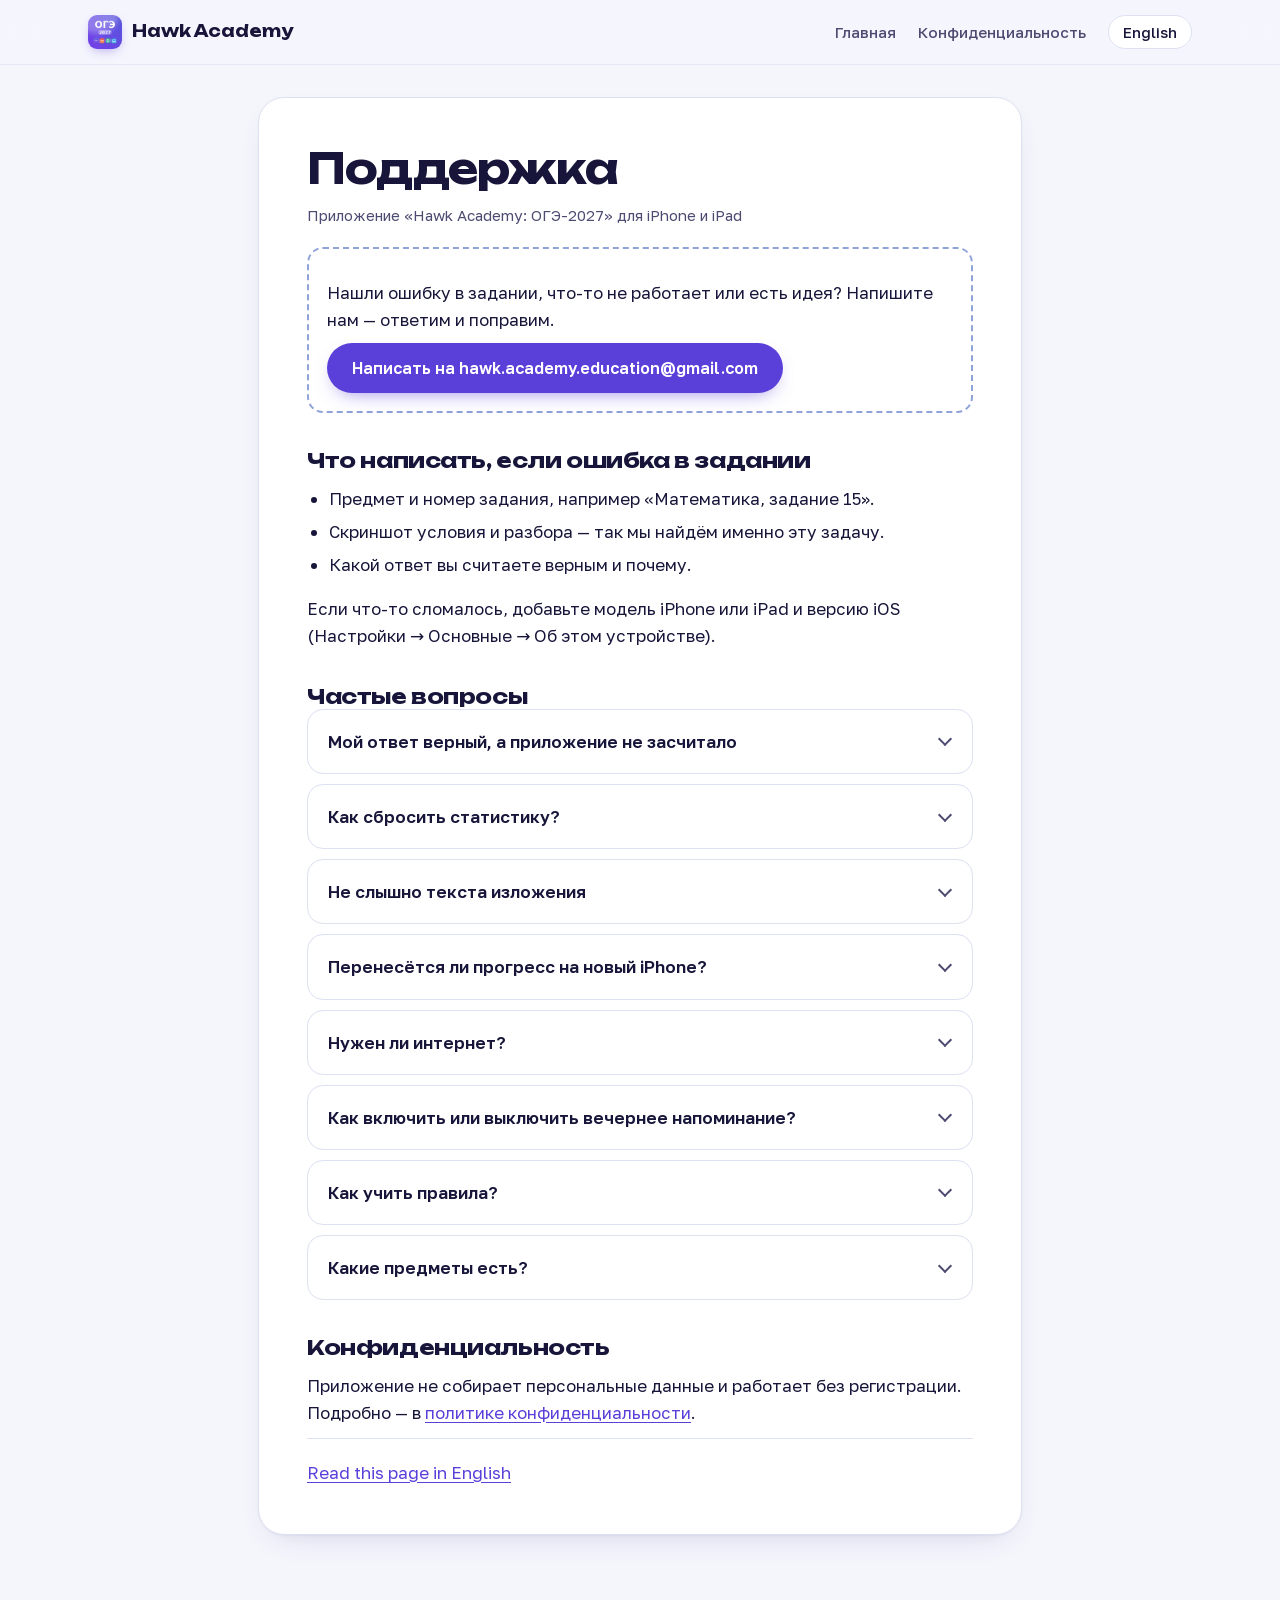
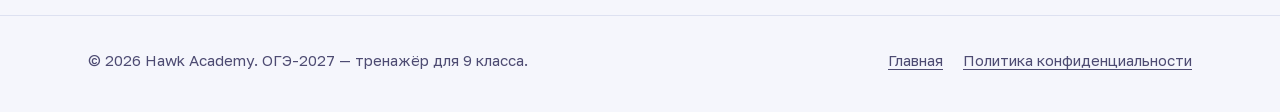
<file: support.html>
<!doctype html>
<html lang="ru">
<head>
  <meta charset="utf-8">
  <meta name="viewport" content="width=device-width, initial-scale=1">
  <title>Поддержка — Hawk Academy: ОГЭ-2027</title>
  <meta name="description" content="Поддержка приложения Hawk Academy: ОГЭ-2027. Как написать нам, сообщить об ошибке в задании и ответы на частые вопросы о тренажёре.">
  <link rel="canonical" href="https://hawkacademy.github.io/support.html">
  <link rel="alternate" hreflang="ru" href="https://hawkacademy.github.io/support.html">
  <link rel="alternate" hreflang="en" href="https://hawkacademy.github.io/en/support.html">
  <link rel="alternate" hreflang="x-default" href="https://hawkacademy.github.io/en/support.html">
  <script src="/assets/lang.js"></script>
  <meta name="theme-color" content="#f6f8fd" media="(prefers-color-scheme: light)">
  <meta name="theme-color" content="#121232" media="(prefers-color-scheme: dark)">
  <meta name="color-scheme" content="light dark">
  <meta property="og:type" content="website">
  <meta property="og:locale" content="ru_RU">
  <meta property="og:locale:alternate" content="en_US">
  <meta property="og:site_name" content="Hawk Academy">
  <meta property="og:title" content="Поддержка — Hawk Academy: ОГЭ-2027">
  <meta property="og:description" content="Как написать нам и сообщить об ошибке в задании.">
  <meta property="og:url" content="https://hawkacademy.github.io/support.html">
  <meta property="og:image" content="https://hawkacademy.github.io/assets/og.png">
  <link rel="icon" href="favicon.ico" sizes="48x48">
  <link rel="icon" href="assets/favicon-32.png" type="image/png" sizes="32x32">
  <link rel="apple-touch-icon" href="assets/apple-touch-icon.png">
  <link rel="preload" href="assets/fonts/unbounded-cyrillic.woff2" as="font" type="font/woff2" crossorigin>
  <link rel="preload" href="assets/fonts/golos-cyrillic.woff2" as="font" type="font/woff2" crossorigin>
  <link rel="stylesheet" href="assets/styles.css">
  <script type="application/ld+json">
  {
    "@context": "https://schema.org",
    "@graph": [
      {
        "@type": "BreadcrumbList",
        "itemListElement": [
          { "@type": "ListItem", "position": 1, "name": "Hawk Academy: ОГЭ-2027", "item": "https://hawkacademy.github.io/" },
          { "@type": "ListItem", "position": 2, "name": "Поддержка", "item": "https://hawkacademy.github.io/support.html" }
        ]
      },
      {
        "@type": "ContactPage",
        "name": "Поддержка Hawk Academy: ОГЭ-2027",
        "url": "https://hawkacademy.github.io/support.html",
        "inLanguage": "ru",
        "mainEntity": {
          "@type": "Organization",
          "name": "Hawk Academy",
          "url": "https://hawkacademy.github.io/",
          "contactPoint": {
            "@type": "ContactPoint",
            "contactType": "customer support",
            "email": "hawk.academy.education@gmail.com",
            "availableLanguage": ["ru", "en"]
          }
        }
      }
    ]
  }
  </script>
</head>
<body>
  <a class="skip" href="#main">Перейти к содержимому</a>
  <header class="site-header">
    <div class="wrap">
      <a class="brand" href="./" aria-label="Hawk Academy — на главную">
        <img src="assets/icon-96.png" alt="" width="36" height="36">
        Hawk Academy
      </a>
      <nav class="site-nav" aria-label="Разделы">
        <ul>
          <li><a href="./">Главная</a></li>
          <li><a href="privacy.html">Конфиденциальность</a></li>
          <li><a class="lang-switch" href="/en/support.html?lang=en" hreflang="en" lang="en">English</a></li>
        </ul>
      </nav>
    </div>
  </header>

  <main id="main" class="doc">
    <div class="wrap">
      <article class="doc-card">
        <h1>Поддержка</h1>
        <p class="updated">Приложение «Hawk Academy: ОГЭ-2027» для iPhone и iPad</p>

        <div class="contact-box">
          <p>Нашли ошибку в задании, что-то не работает или есть идея? Напишите нам — ответим и поправим.</p>
          <a class="btn btn-primary" href="mailto:hawk.academy.education@gmail.com?subject=%D0%9E%D0%93%D0%AD-2027%3A%20%D0%B2%D0%BE%D0%BF%D1%80%D0%BE%D1%81">Написать на hawk.academy.education@gmail.com</a>
        </div>

        <h2>Что написать, если ошибка в задании</h2>
        <ul>
          <li>Предмет и номер задания, например «Математика, задание 15».</li>
          <li>Скриншот условия и разбора — так мы найдём именно эту задачу.</li>
          <li>Какой ответ вы считаете верным и почему.</li>
        </ul>
        <p>Если что-то сломалось, добавьте модель iPhone или iPad и версию iOS (Настройки → Основные → Об этом устройстве).</p>

        <h2>Частые вопросы</h2>
        <div class="faq">
          <details>
            <summary>Мой ответ верный, а приложение не засчитало</summary>
            <div>
              <p>Проверьте формат: на ОГЭ ответ пишут без пробелов, запятых между цифрами и единиц измерения, а обыкновенную
              дробь — десятичной. В русском языке слова пишут слитно: «ветерстих», а не «ветер стих». Подсказка формата есть под полем ответа.</p>
              <p>Если формат верный, а ответ всё равно не принят, пришлите скриншот — исправим.</p>
            </div>
          </details>
          <details>
            <summary>Как сбросить статистику?</summary>
            <div><p>Откройте статистику нужного предмета и нажмите «Сбросить статистику по предмету». Статистика других предметов не изменится.</p></div>
          </details>
          <details>
            <summary>Не слышно текста изложения</summary>
            <div><p>Звук идёт как у медиаплеера: прибавьте громкость кнопками сбоку iPhone и проверьте, не подключены ли наушники или колонка по Bluetooth.</p></div>
          </details>
          <details>
            <summary>Перенесётся ли прогресс на новый iPhone?</summary>
            <div><p>Аккаунта у приложения нет, поэтому прогресс переносится вместе с резервной копией iPhone — через iCloud, компьютер или «Быстрое начало».</p></div>
          </details>
          <details>
            <summary>Нужен ли интернет?</summary>
            <div><p>Тренировка, шпаргалки и пробный вариант работают без интернета. Интернет нужен только для занятия вместе: оно идёт по SharePlay во время звонка FaceTime.</p></div>
          </details>
          <details>
            <summary>Как включить или выключить вечернее напоминание?</summary>
            <div><p>Нажмите ⓘ «О приложении» → «Вечернее напоминание». Там же время (по умолчанию 19:00). Если сегодня уже занимались, напоминания не будет. Если переключатель не включается, разрешите уведомления: Настройки iPhone → Уведомления → ОГЭ-2027.</p></div>
          </details>
          <details>
            <summary>Как учить правила?</summary>
            <div><p>Шпаргалки → «Правила русского» или «Правила английского» → «Учить правила»: пара минут в день. Правило, которое помнишь, возвращается всё реже — через 1, 3, 7, 14 и 30 дней; ошибся — оно придёт завтра. Ошибка в тренировке тоже ставит нужное правило на повторение.</p></div>
          </details>
          <details>
            <summary>Какие предметы есть?</summary>
            <div><p>Семь: обязательные математика и русский язык и пять предметов по выбору — английский, география, информатика, обществознание и биология. По каждому есть тренировка по номерам, шпаргалки и пробный вариант с баллами и отметкой.</p></div>
          </details>
        </div>

        <h2>Конфиденциальность</h2>
        <p>Приложение не собирает персональные данные и работает без регистрации. Подробно — в <a href="privacy.html">политике конфиденциальности</a>.</p>

        <p class="lang-note" lang="en"><a href="/en/support.html?lang=en" hreflang="en">Read this page in English</a></p>
      </article>
    </div>
  </main>

  <footer class="site-footer">
    <div class="wrap">
      <p>© 2026 Hawk Academy. ОГЭ-2027 — тренажёр для 9 класса.</p>
      <ul>
        <li><a href="./">Главная</a></li>
        <li><a href="privacy.html">Политика конфиденциальности</a></li>
      </ul>
    </div>
  </footer>
</body>
</html>
</file>
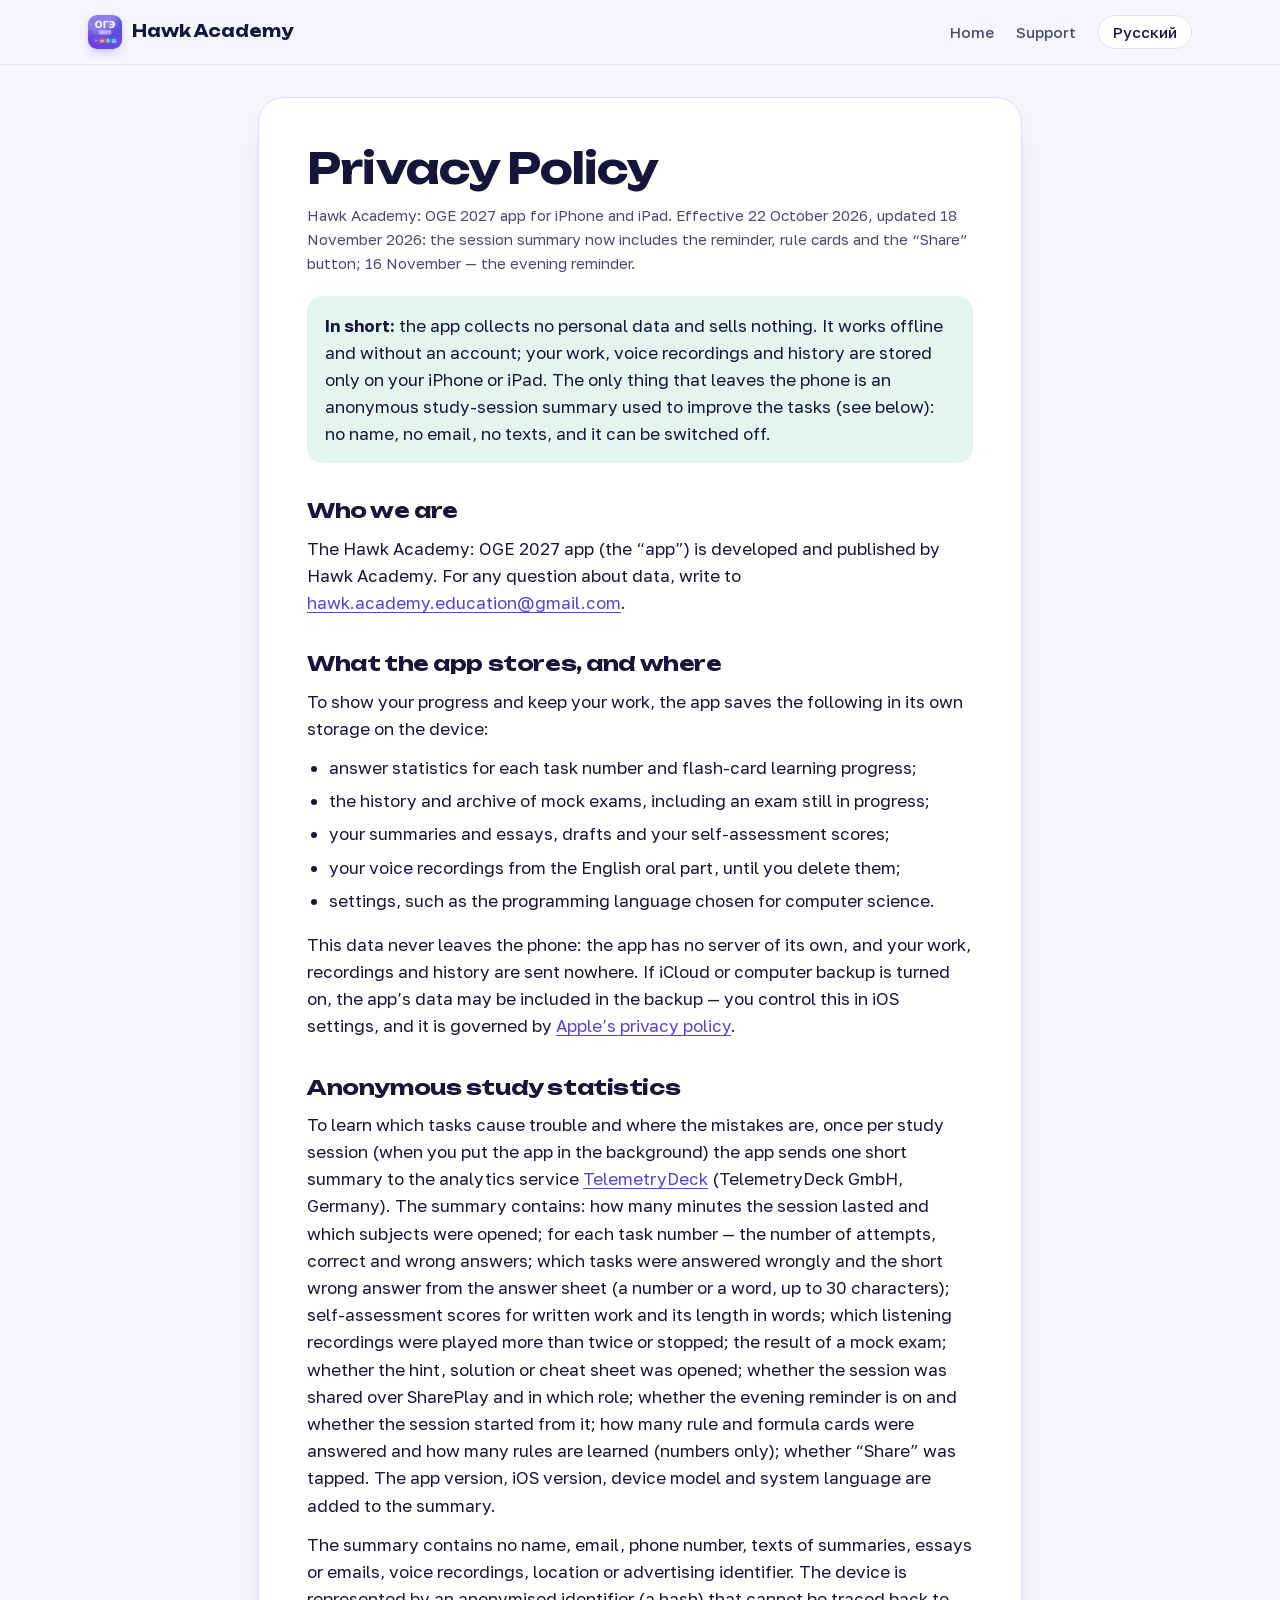
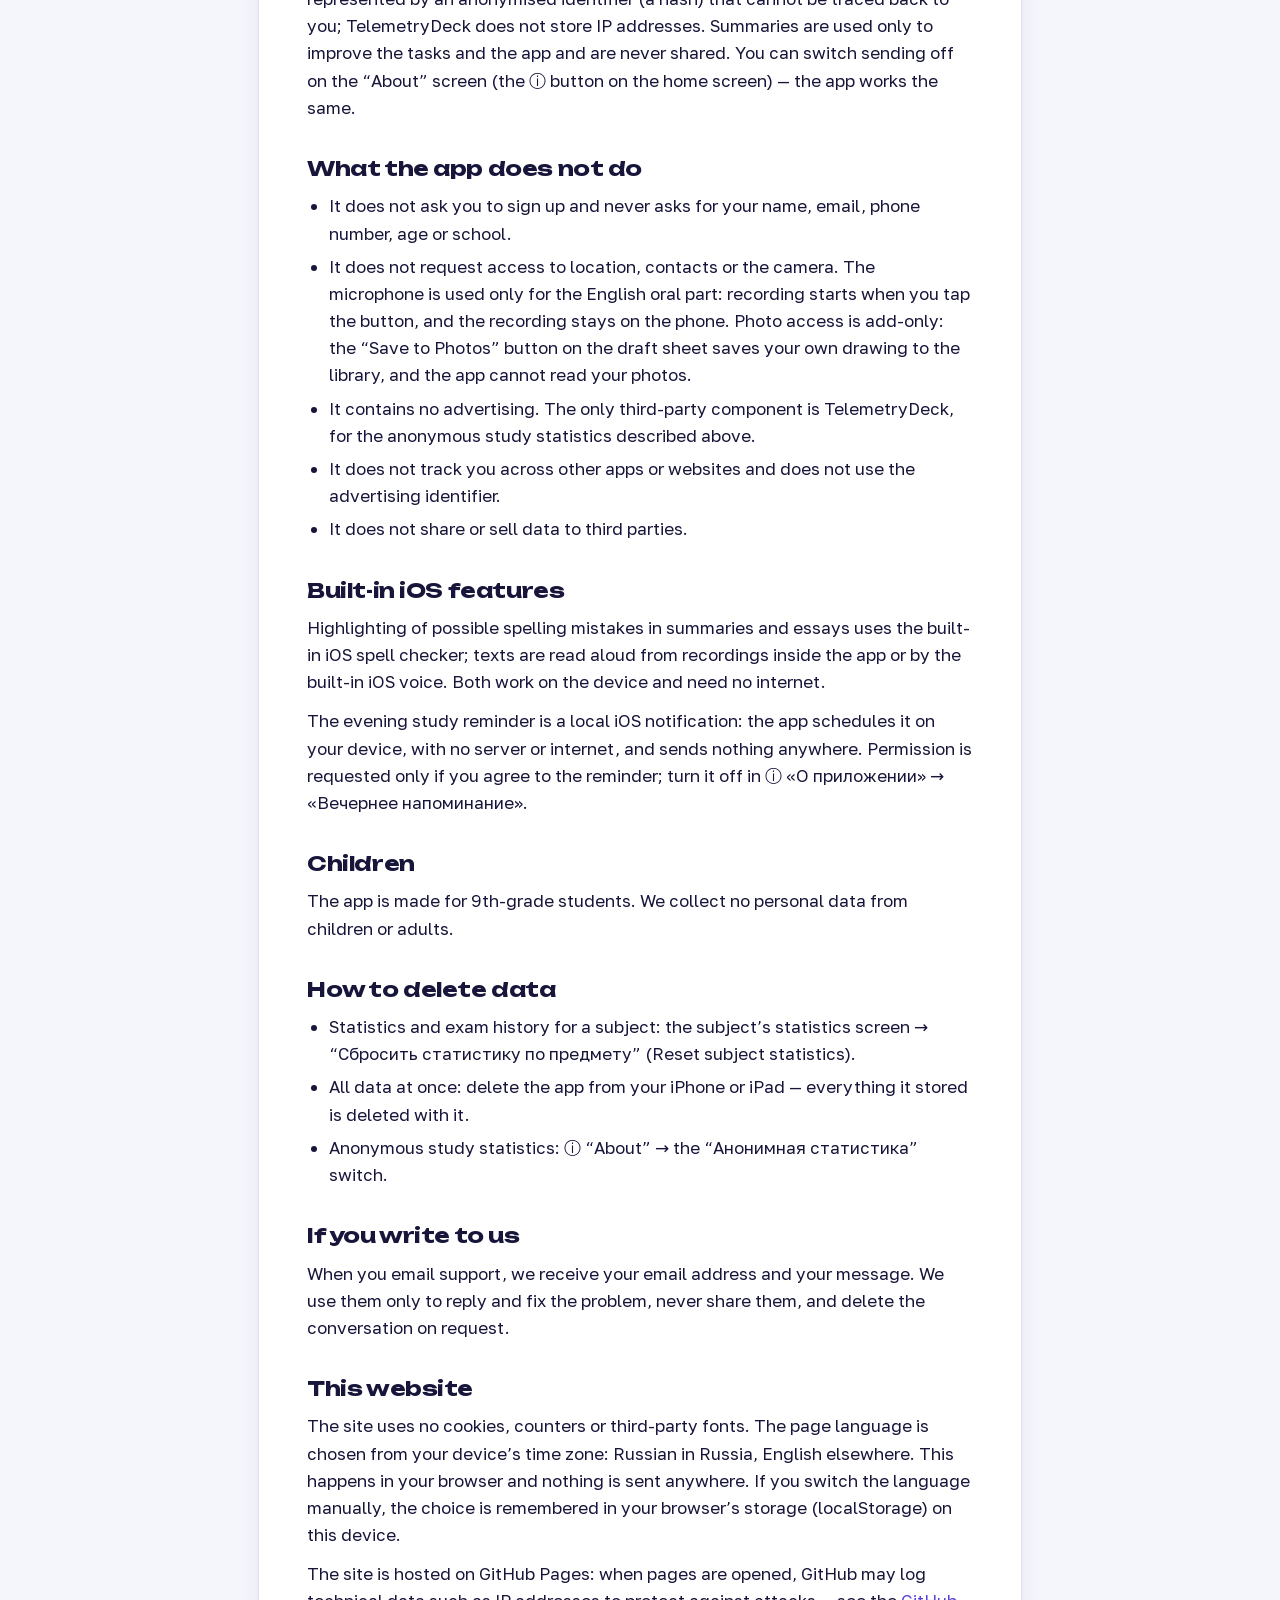
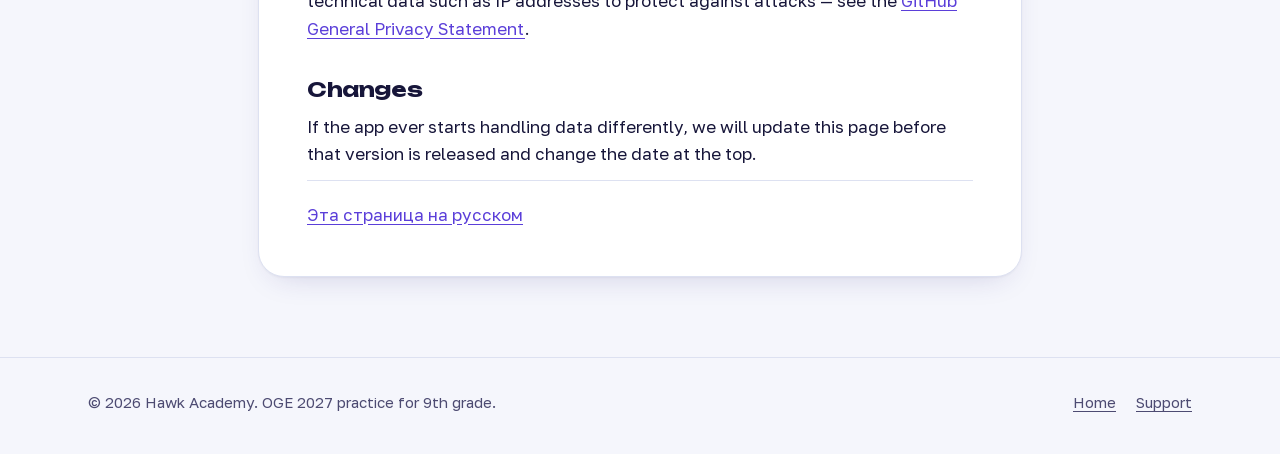
<file: en/privacy.html>
<!doctype html>
<html lang="en">
<head>
  <meta charset="utf-8">
  <meta name="viewport" content="width=device-width, initial-scale=1">
  <title>Privacy Policy — Hawk Academy: OGE 2027</title>
  <meta name="description" content="Hawk Academy: OGE 2027 collects no personal data. The app works offline without an account, and everything is stored on your device.">
  <link rel="canonical" href="https://hawkacademy.github.io/en/privacy.html">
  <link rel="alternate" hreflang="ru" href="https://hawkacademy.github.io/privacy.html">
  <link rel="alternate" hreflang="en" href="https://hawkacademy.github.io/en/privacy.html">
  <link rel="alternate" hreflang="x-default" href="https://hawkacademy.github.io/en/privacy.html">
  <script src="/assets/lang.js"></script>
  <meta name="theme-color" content="#f6f8fd" media="(prefers-color-scheme: light)">
  <meta name="theme-color" content="#121232" media="(prefers-color-scheme: dark)">
  <meta name="color-scheme" content="light dark">
  <meta property="og:type" content="article">
  <meta property="og:locale" content="en_US">
  <meta property="og:locale:alternate" content="ru_RU">
  <meta property="og:site_name" content="Hawk Academy">
  <meta property="og:title" content="Privacy Policy — Hawk Academy: OGE 2027">
  <meta property="og:description" content="The app collects and shares no personal data. Everything stays on your device.">
  <meta property="og:url" content="https://hawkacademy.github.io/en/privacy.html">
  <meta property="og:image" content="https://hawkacademy.github.io/assets/og.png">
  <link rel="icon" href="/favicon.ico" sizes="48x48">
  <link rel="icon" href="/assets/favicon-32.png" type="image/png" sizes="32x32">
  <link rel="apple-touch-icon" href="/assets/apple-touch-icon.png">
  <link rel="preload" href="/assets/fonts/unbounded-latin.woff2" as="font" type="font/woff2" crossorigin>
  <link rel="preload" href="/assets/fonts/golos-latin.woff2" as="font" type="font/woff2" crossorigin>
  <link rel="stylesheet" href="/assets/styles.css">
  <script type="application/ld+json">
  {
    "@context": "https://schema.org",
    "@type": "BreadcrumbList",
    "itemListElement": [
      { "@type": "ListItem", "position": 1, "name": "Hawk Academy: OGE 2027", "item": "https://hawkacademy.github.io/en/" },
      { "@type": "ListItem", "position": 2, "name": "Privacy Policy", "item": "https://hawkacademy.github.io/en/privacy.html" }
    ]
  }
  </script>
</head>
<body>
  <a class="skip" href="#main">Skip to content</a>
  <header class="site-header">
    <div class="wrap">
      <a class="brand" href="/en/" aria-label="Hawk Academy — home">
        <img src="/assets/icon-96.png" alt="" width="36" height="36">
        Hawk Academy
      </a>
      <nav class="site-nav" aria-label="Sections">
        <ul>
          <li><a href="/en/">Home</a></li>
          <li><a href="/en/support.html">Support</a></li>
          <li><a class="lang-switch" href="/privacy.html?lang=ru" hreflang="ru" lang="ru">Русский</a></li>
        </ul>
      </nav>
    </div>
  </header>

  <main id="main" class="doc">
    <div class="wrap">
      <article class="doc-card">
        <h1>Privacy Policy</h1>
        <p class="updated">Hawk Academy: OGE 2027 app for iPhone and iPad. Effective 22 October 2026, updated 18 November 2026: the session summary now includes the reminder, rule cards and the “Share” button; 16 November — the evening reminder.</p>

        <div class="summary">
          <p><strong>In short:</strong> the app collects no personal data and sells nothing. It works offline and without
          an account; your work, voice recordings and history are stored only on your iPhone or iPad. The only thing that leaves the
          phone is an anonymous study-session summary used to improve the tasks (see below): no name, no email, no texts, and it can be switched off.</p>
        </div>

        <h2>Who we are</h2>
        <p>The Hawk Academy: OGE 2027 app (the “app”) is developed and published by Hawk Academy. For any question about
        data, write to <a href="mailto:hawk.academy.education@gmail.com">hawk.academy.education@gmail.com</a>.</p>

        <h2>What the app stores, and where</h2>
        <p>To show your progress and keep your work, the app saves the following in its own storage on the device:</p>
        <ul>
          <li>answer statistics for each task number and flash-card learning progress;</li>
          <li>the history and archive of mock exams, including an exam still in progress;</li>
          <li>your summaries and essays, drafts and your self-assessment scores;</li>
          <li>your voice recordings from the English oral part, until you delete them;</li>
          <li>settings, such as the programming language chosen for computer science.</li>
        </ul>
        <p>This data never leaves the phone: the app has no server of its own, and your work, recordings and history are sent nowhere. If iCloud or computer backup is
        turned on, the app’s data may be included in the backup — you control this in iOS settings, and it is governed by
        <a href="https://www.apple.com/legal/privacy/" rel="noopener">Apple’s privacy policy</a>.</p>

        <h2>Anonymous study statistics</h2>
        <p>To learn which tasks cause trouble and where the mistakes are, once per study session (when you put the app in the
        background) the app sends one short summary to the analytics service <a href="https://telemetrydeck.com/" rel="noopener">TelemetryDeck</a>
        (TelemetryDeck GmbH, Germany). The summary contains: how many minutes the session lasted and which subjects were opened;
        for each task number — the number of attempts, correct and wrong answers; which tasks were answered wrongly and the short
        wrong answer from the answer sheet (a number or a word, up to 30 characters); self-assessment scores for written work and
        its length in words; which listening recordings were played more than twice or stopped; the result of a mock exam; whether
        the hint, solution or cheat sheet was opened; whether the session was shared over SharePlay and in which role; whether the evening reminder is on and whether the session started from it; how many rule and formula cards were answered and how many rules are learned (numbers only); whether “Share” was tapped. The app
        version, iOS version, device model and system language are added to the summary.</p>
        <p>The summary contains no name, email, phone number, texts of summaries, essays or emails, voice recordings, location or
        advertising identifier. The device is represented by an anonymised identifier (a hash) that cannot be traced back to you;
        TelemetryDeck does not store IP addresses. Summaries are used only to improve the tasks and the app and are never shared.
        You can switch sending off on the “About” screen (the ⓘ button on the home screen) — the app works the same.</p>

        <h2>What the app does not do</h2>
        <ul>
          <li>It does not ask you to sign up and never asks for your name, email, phone number, age or school.</li>
          <li>It does not request access to location, contacts or the camera. The microphone is used only for the English oral part: recording starts when you tap the button, and the recording stays on the phone. Photo access is add-only: the “Save to Photos” button on the draft sheet saves your own drawing to the library, and the app cannot read your photos.</li>
          <li>It contains no advertising. The only third-party component is TelemetryDeck, for the anonymous study statistics described above.</li>
          <li>It does not track you across other apps or websites and does not use the advertising identifier.</li>
          <li>It does not share or sell data to third parties.</li>
        </ul>

        <h2>Built-in iOS features</h2>
        <p>Highlighting of possible spelling mistakes in summaries and essays uses the built-in iOS spell checker; texts are
        read aloud from recordings inside the app or by the built-in iOS voice. Both work on the device and need no internet.</p>
        <p>The evening study reminder is a local iOS notification: the app schedules it on your device, with no server or internet,
        and sends nothing anywhere. Permission is requested only if you agree to the reminder; turn it off in ⓘ «О приложении» → «Вечернее напоминание».</p>

        <h2>Children</h2>
        <p>The app is made for 9th-grade students. We collect no personal data from children or adults.</p>

        <h2>How to delete data</h2>
        <ul>
          <li>Statistics and exam history for a subject: the subject’s statistics screen → “Сбросить статистику по предмету” (Reset subject statistics).</li>
          <li>All data at once: delete the app from your iPhone or iPad — everything it stored is deleted with it.</li>
          <li>Anonymous study statistics: ⓘ “About” → the “Анонимная статистика” switch.</li>
        </ul>

        <h2>If you write to us</h2>
        <p>When you email support, we receive your email address and your message. We use them only to reply and fix the
        problem, never share them, and delete the conversation on request.</p>

        <h2>This website</h2>
        <p>The site uses no cookies, counters or third-party fonts. The page language is chosen from your device’s time zone:
        Russian in Russia, English elsewhere. This happens in your browser and nothing is sent anywhere. If you switch the
        language manually, the choice is remembered in your browser’s storage (localStorage) on this device.</p>
        <p>The site is hosted on GitHub Pages: when pages are opened, GitHub may log technical data such as IP addresses to
        protect against attacks — see the <a href="https://docs.github.com/en/site-policy/privacy-policies/github-general-privacy-statement" rel="noopener">GitHub General Privacy Statement</a>.</p>

        <h2>Changes</h2>
        <p>If the app ever starts handling data differently, we will update this page before that version is released and change the date at the top.</p>

        <p class="lang-note" lang="ru"><a href="/privacy.html?lang=ru" hreflang="ru">Эта страница на русском</a></p>
      </article>
    </div>
  </main>

  <footer class="site-footer">
    <div class="wrap">
      <p>© 2026 Hawk Academy. OGE 2027 practice for 9th grade.</p>
      <ul>
        <li><a href="/en/">Home</a></li>
        <li><a href="/en/support.html">Support</a></li>
      </ul>
    </div>
  </footer>
</body>
</html>
</file>
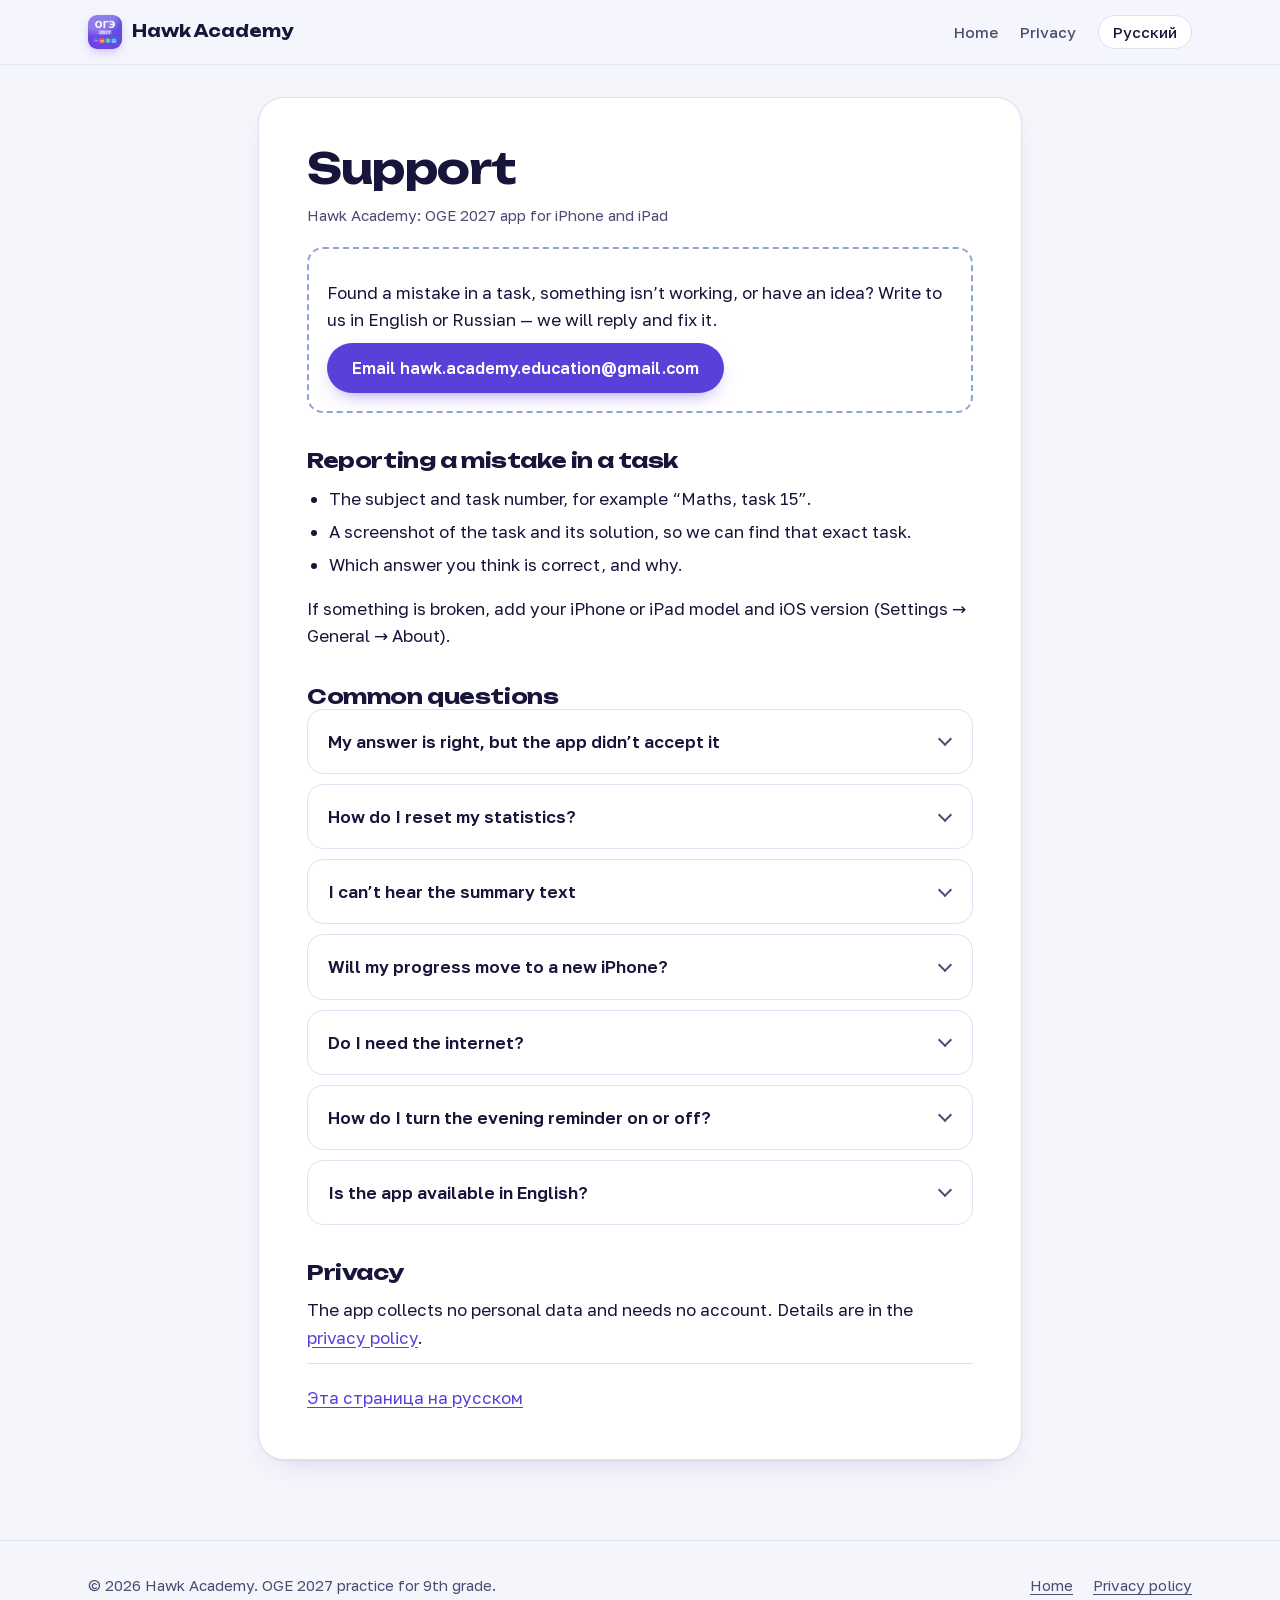
<file: en/support.html>
<!doctype html>
<html lang="en">
<head>
  <meta charset="utf-8">
  <meta name="viewport" content="width=device-width, initial-scale=1">
  <title>Support — Hawk Academy: OGE 2027</title>
  <meta name="description" content="Support for the Hawk Academy: OGE 2027 app. How to contact us, report a mistake in a task, and answers to common questions.">
  <link rel="canonical" href="https://hawkacademy.github.io/en/support.html">
  <link rel="alternate" hreflang="ru" href="https://hawkacademy.github.io/support.html">
  <link rel="alternate" hreflang="en" href="https://hawkacademy.github.io/en/support.html">
  <link rel="alternate" hreflang="x-default" href="https://hawkacademy.github.io/en/support.html">
  <script src="/assets/lang.js"></script>
  <meta name="theme-color" content="#f6f8fd" media="(prefers-color-scheme: light)">
  <meta name="theme-color" content="#121232" media="(prefers-color-scheme: dark)">
  <meta name="color-scheme" content="light dark">
  <meta property="og:type" content="website">
  <meta property="og:locale" content="en_US">
  <meta property="og:locale:alternate" content="ru_RU">
  <meta property="og:site_name" content="Hawk Academy">
  <meta property="og:title" content="Support — Hawk Academy: OGE 2027">
  <meta property="og:description" content="How to contact us and report a mistake in a task.">
  <meta property="og:url" content="https://hawkacademy.github.io/en/support.html">
  <meta property="og:image" content="https://hawkacademy.github.io/assets/og.png">
  <link rel="icon" href="/favicon.ico" sizes="48x48">
  <link rel="icon" href="/assets/favicon-32.png" type="image/png" sizes="32x32">
  <link rel="apple-touch-icon" href="/assets/apple-touch-icon.png">
  <link rel="preload" href="/assets/fonts/unbounded-latin.woff2" as="font" type="font/woff2" crossorigin>
  <link rel="preload" href="/assets/fonts/golos-latin.woff2" as="font" type="font/woff2" crossorigin>
  <link rel="stylesheet" href="/assets/styles.css">
  <script type="application/ld+json">
  {
    "@context": "https://schema.org",
    "@graph": [
      {
        "@type": "BreadcrumbList",
        "itemListElement": [
          { "@type": "ListItem", "position": 1, "name": "Hawk Academy: OGE 2027", "item": "https://hawkacademy.github.io/en/" },
          { "@type": "ListItem", "position": 2, "name": "Support", "item": "https://hawkacademy.github.io/en/support.html" }
        ]
      },
      {
        "@type": "ContactPage",
        "name": "Hawk Academy: OGE 2027 support",
        "url": "https://hawkacademy.github.io/en/support.html",
        "inLanguage": "en",
        "mainEntity": {
          "@type": "Organization",
          "name": "Hawk Academy",
          "url": "https://hawkacademy.github.io/",
          "contactPoint": {
            "@type": "ContactPoint",
            "contactType": "customer support",
            "email": "hawk.academy.education@gmail.com",
            "availableLanguage": ["ru", "en"]
          }
        }
      }
    ]
  }
  </script>
</head>
<body>
  <a class="skip" href="#main">Skip to content</a>
  <header class="site-header">
    <div class="wrap">
      <a class="brand" href="/en/" aria-label="Hawk Academy — home">
        <img src="/assets/icon-96.png" alt="" width="36" height="36">
        Hawk Academy
      </a>
      <nav class="site-nav" aria-label="Sections">
        <ul>
          <li><a href="/en/">Home</a></li>
          <li><a href="/en/privacy.html">Privacy</a></li>
          <li><a class="lang-switch" href="/support.html?lang=ru" hreflang="ru" lang="ru">Русский</a></li>
        </ul>
      </nav>
    </div>
  </header>

  <main id="main" class="doc">
    <div class="wrap">
      <article class="doc-card">
        <h1>Support</h1>
        <p class="updated">Hawk Academy: OGE 2027 app for iPhone and iPad</p>

        <div class="contact-box">
          <p>Found a mistake in a task, something isn’t working, or have an idea? Write to us in English or Russian — we will reply and fix it.</p>
          <a class="btn btn-primary" href="mailto:hawk.academy.education@gmail.com?subject=OGE%202027%3A%20question">Email hawk.academy.education@gmail.com</a>
        </div>

        <h2>Reporting a mistake in a task</h2>
        <ul>
          <li>The subject and task number, for example “Maths, task 15”.</li>
          <li>A screenshot of the task and its solution, so we can find that exact task.</li>
          <li>Which answer you think is correct, and why.</li>
        </ul>
        <p>If something is broken, add your iPhone or iPad model and iOS version (Settings → General → About).</p>

        <h2>Common questions</h2>
        <div class="faq">
          <details>
            <summary>My answer is right, but the app didn’t accept it</summary>
            <div>
              <p>Check the format: on the OGE, answers are written without spaces, without commas between digits and without
              units, and a common fraction is written as a decimal with a comma (1,1). In Russian, words are written together:
              «ветерстих», not «ветер стих». The format hint is shown under the answer field.</p>
              <p>If the format is right and the answer still isn’t accepted, send us a screenshot and we will fix it.</p>
            </div>
          </details>
          <details>
            <summary>How do I reset my statistics?</summary>
            <div><p>Open the statistics of the subject and tap “Сбросить статистику по предмету” (Reset subject statistics). Other subjects are not affected.</p></div>
          </details>
          <details>
            <summary>I can’t hear the summary text</summary>
            <div><p>Audio plays like a media player: turn the volume up with the side buttons and check that no headphones or Bluetooth speaker are connected.</p></div>
          </details>
          <details>
            <summary>Will my progress move to a new iPhone?</summary>
            <div><p>The app has no account, so progress moves with your iPhone backup — via iCloud, a computer or Quick Start.</p></div>
          </details>
          <details>
            <summary>Do I need the internet?</summary>
            <div><p>Practice, guides and the mock exam work offline. You need the internet only for a joint session: it runs over SharePlay during a FaceTime call.</p></div>
          </details>
          <details>
            <summary>How do I turn the evening reminder on or off?</summary>
            <div><p>Tap ⓘ «О приложении» (About) → «Вечернее напоминание» (Evening reminder), where you can also set the time (7 pm by default). If you have already studied today, there is no reminder. If the switch won’t turn on, allow notifications in iPhone Settings → Notifications → ОГЭ-2027.</p></div>
          </details>
          <details>
            <summary>Is the app available in English?</summary>
            <div><p>No. The OGE is taken in Russian, so the app is in Russian too. The tasks for the English exam are in English, as on the real exam.</p></div>
          </details>
        </div>

        <h2>Privacy</h2>
        <p>The app collects no personal data and needs no account. Details are in the <a href="/en/privacy.html">privacy policy</a>.</p>

        <p class="lang-note" lang="ru"><a href="/support.html?lang=ru" hreflang="ru">Эта страница на русском</a></p>
      </article>
    </div>
  </main>

  <footer class="site-footer">
    <div class="wrap">
      <p>© 2026 Hawk Academy. OGE 2027 practice for 9th grade.</p>
      <ul>
        <li><a href="/en/">Home</a></li>
        <li><a href="/en/privacy.html">Privacy policy</a></li>
      </ul>
    </div>
  </footer>
</body>
</html>
</file>
<file: assets/styles.css>
/* Hawk Academy: ОГЭ-2027 — общий стиль сайта.
   Идея: бланк ответов ОГЭ (клетки) + цвета предметов из приложения. Мягкие градиенты, карточки,
   стеклянная шапка. Шрифты: Unbounded (заголовки, клетки) и Golos Text (текст). */

/* Шрифты лежат на сайте (лицензия SIL OFL 1.1, см. fonts/OFL-*.txt) — посетитель не обращается к сторонним серверам. */
@font-face { font-family: "Golos Text"; font-style: normal; font-weight: 400 700; font-display: swap; src: url("fonts/golos-cyrillic.woff2") format("woff2"); unicode-range: U+0301, U+0400-045F, U+0490-0491, U+04B0-04B1, U+2116; }
@font-face { font-family: "Golos Text"; font-style: normal; font-weight: 400 700; font-display: swap; src: url("fonts/golos-latin.woff2") format("woff2"); unicode-range: U+0000-00FF, U+0131, U+0152-0153, U+02BB-02BC, U+02C6, U+02DA, U+02DC, U+0304, U+0308, U+0329, U+2000-206F, U+20AC, U+2122, U+2191, U+2193, U+2212, U+2215, U+FEFF, U+FFFD; }
@font-face { font-family: "Unbounded"; font-style: normal; font-weight: 500 700; font-display: swap; src: url("fonts/unbounded-cyrillic.woff2") format("woff2"); unicode-range: U+0301, U+0400-045F, U+0490-0491, U+04B0-04B1, U+2116; }
@font-face { font-family: "Unbounded"; font-style: normal; font-weight: 500 700; font-display: swap; src: url("fonts/unbounded-latin.woff2") format("woff2"); unicode-range: U+0000-00FF, U+0131, U+0152-0153, U+02BB-02BC, U+02C6, U+02DA, U+02DC, U+0304, U+0308, U+0329, U+2000-206F, U+20AC, U+2122, U+2191, U+2193, U+2212, U+2215, U+FEFF, U+FFFD; }

:root {
  --paper: #f5f6fc;
  --paper-raised: #ffffff;
  --paper-sunk: #eceffa;
  --grid: rgba(64, 98, 196, 0.10);
  --margin-line: rgba(226, 69, 63, 0.35);
  --ink: #17163a;
  --ink-soft: #4d4b72;
  --line: #dde1f1;
  --brand: #5b3fd9;
  --brand-strong: #4a2fc4;
  --on-brand: #ffffff;
  --cell: #8fa3d9;
  --cell-fill: #ffffff;
  --cell-ink: #1f2a8a;
  --glass: rgba(245, 246, 252, 0.72);
  --shadow: 0 1px 2px rgba(23, 22, 58, 0.04), 0 12px 32px -16px rgba(40, 30, 120, 0.22);
  --shadow-lift: 0 2px 4px rgba(23, 22, 58, 0.05), 0 24px 48px -20px rgba(40, 30, 120, 0.32);
  --bezel: #16152e;

  /* предметы: цвет текста (контраст на белом ≥ 4,5) и градиент из приложения (Subject.colors) */
  --math: #4b3fd6;
  --russian: #cf3530;
  --geography: #137a54;
  --informatics: #1867cf;
  --social: #b45309;
  --biology: #3f7a12;
  --english: #1f4fc4;
  --math-g: linear-gradient(135deg, #4f5cd9, #7d3aed);
  --russian-g: linear-gradient(135deg, #e84552, #fa8c3d);
  --geography-g: linear-gradient(135deg, #21a36b, #1a9eb3);
  --informatics-g: linear-gradient(135deg, #1a75e8, #29b8ed);
  --social-g: linear-gradient(135deg, #f28c21, #ed4d78);
  --biology-g: linear-gradient(135deg, #5ca829, #a1cc33);
  --english-g: linear-gradient(135deg, #1c54c7, #db3354);
  --brand-g: linear-gradient(135deg, #4f5cd9 0%, #7d3aed 55%, #db3354 100%);

  --ok: #137a54;
  --ok-bg: #e3f5ec;
  --err: #c2332e;
  --err-bg: #fdeceb;
  --note-bg: #fff6dc;
  --rec: #e5383b;

  --display: "Unbounded", "Golos Text", system-ui, sans-serif;
  --text: "Golos Text", system-ui, -apple-system, "Segoe UI", Roboto, sans-serif;

  --radius-s: 8px;
  --radius-m: 16px;
  --radius-l: 26px;
  --gutter: 16px;
  --max: 1160px;
  color-scheme: light;
}

@media (prefers-color-scheme: dark) {
  :root:not([data-theme="light"]) {
    --paper: #0f0f2a;
    --paper-raised: #191941;
    --paper-sunk: #14143a;
    --grid: rgba(150, 170, 255, 0.07);
    --margin-line: rgba(255, 120, 110, 0.28);
    --ink: #eeedff;
    --ink-soft: #b4b2da;
    --line: #2c2e63;
    --brand: #a99bff;
    --brand-strong: #c3b9ff;
    --on-brand: #17123f;
    --cell: #4d5a99;
    --cell-fill: #171a42;
    --cell-ink: #c9d3ff;
    --glass: rgba(15, 15, 42, 0.7);
    --shadow: 0 1px 2px rgba(0, 0, 0, 0.3), 0 16px 36px -18px rgba(0, 0, 0, 0.7);
    --shadow-lift: 0 2px 4px rgba(0, 0, 0, 0.3), 0 28px 56px -22px rgba(0, 0, 0, 0.8);
    --bezel: #05050f;
    --math: #a59cff;
    --russian: #ff8a73;
    --geography: #4fd39b;
    --informatics: #6cb2ff;
    --social: #ffb24d;
    --biology: #9ed65a;
    --english: #8fb0ff;
    --ok: #4fd39b;
    --ok-bg: #143a2e;
    --err: #ff8a80;
    --err-bg: #44202a;
    --note-bg: #3a3420;
    --rec: #ff5c5f;
    color-scheme: dark;
  }
}

:root[data-theme="dark"] {
  --paper: #0f0f2a;
  --paper-raised: #191941;
  --paper-sunk: #14143a;
  --grid: rgba(150, 170, 255, 0.07);
  --margin-line: rgba(255, 120, 110, 0.28);
  --ink: #eeedff;
  --ink-soft: #b4b2da;
  --line: #2c2e63;
  --brand: #a99bff;
  --brand-strong: #c3b9ff;
  --on-brand: #17123f;
  --cell: #4d5a99;
  --cell-fill: #171a42;
  --cell-ink: #c9d3ff;
  --glass: rgba(15, 15, 42, 0.7);
  --shadow: 0 1px 2px rgba(0, 0, 0, 0.3), 0 16px 36px -18px rgba(0, 0, 0, 0.7);
  --shadow-lift: 0 2px 4px rgba(0, 0, 0, 0.3), 0 28px 56px -22px rgba(0, 0, 0, 0.8);
  --bezel: #05050f;
  --math: #a59cff;
  --russian: #ff8a73;
  --geography: #4fd39b;
  --informatics: #6cb2ff;
  --social: #ffb24d;
  --biology: #9ed65a;
  --english: #8fb0ff;
  --ok: #4fd39b;
  --ok-bg: #143a2e;
  --err: #ff8a80;
  --err-bg: #44202a;
  --note-bg: #3a3420;
  --rec: #ff5c5f;
  color-scheme: dark;
}

*, *::before, *::after { box-sizing: border-box; }

html { -webkit-text-size-adjust: 100%; scroll-behavior: smooth; scroll-padding-top: 84px; }

body {
  margin: 0;
  font-family: var(--text);
  font-size: 1.0625rem;
  line-height: 1.6;
  color: var(--ink);
  background-color: var(--paper);
  overflow-x: hidden;
  -webkit-font-smoothing: antialiased;
}

img, svg { max-width: 100%; height: auto; display: block; }

a { color: var(--brand); text-underline-offset: 0.18em; }
a:hover { color: var(--brand-strong); }

:focus-visible {
  outline: 3px solid var(--brand);
  outline-offset: 3px;
  border-radius: 4px;
}

.sr-only {
  position: absolute; width: 1px; height: 1px; padding: 0; margin: -1px;
  overflow: hidden; clip: rect(0 0 0 0); white-space: nowrap; border: 0;
}

.skip {
  position: absolute; left: var(--gutter); top: -60px; z-index: 30;
  background: var(--brand); color: var(--on-brand); padding: 10px 14px; border-radius: var(--radius-s);
}
.skip:focus { top: 12px; }

.wrap { width: 100%; max-width: var(--max); margin: 0 auto; padding: 0 var(--gutter); }
@media (min-width: 720px) { :root { --gutter: 28px; } }

h1, h2, h3 { font-family: var(--display); line-height: 1.12; margin: 0; font-weight: 700; letter-spacing: -0.02em; }
h2 { font-size: clamp(1.7rem, 1.1rem + 2.4vw, 2.75rem); }
h3 { font-size: 1.15rem; font-weight: 600; letter-spacing: -0.01em; }
p { margin: 0; }

.gradient-text {
  background: var(--brand-g); -webkit-background-clip: text; background-clip: text; color: transparent;
}

/* ---------- шапка: стеклянная, прилипает сверху ---------- */

.site-header {
  position: sticky; top: 0; z-index: 20;
  background: var(--glass);
  -webkit-backdrop-filter: saturate(1.6) blur(16px);
  backdrop-filter: saturate(1.6) blur(16px);
  border-bottom: 1px solid color-mix(in srgb, var(--line) 70%, transparent);
}
.site-header .wrap {
  display: flex; align-items: center; justify-content: space-between; gap: 16px;
  min-height: 64px; flex-wrap: wrap; padding-top: 6px; padding-bottom: 6px;
}
.brand {
  display: inline-flex; align-items: center; gap: 10px;
  font-family: var(--display); font-weight: 700; font-size: 1rem;
  color: var(--ink); text-decoration: none;
}
.brand:hover { color: var(--ink); }
.brand img { width: 34px; height: 34px; border-radius: 9px; box-shadow: 0 4px 12px -4px rgba(91, 63, 217, 0.5); }
.site-nav ul { display: flex; flex-wrap: wrap; align-items: center; gap: 4px 22px; list-style: none; margin: 0; padding: 0; }
.site-nav a { color: var(--ink-soft); text-decoration: none; font-size: 0.95rem; font-weight: 500; }
.site-nav a:hover { color: var(--ink); }
@media (max-width: 700px) {
  .site-nav .nav-optional { display: none; }
  .site-nav ul { gap: 4px 14px; }
}

/* ---------- кнопки ---------- */

.btn {
  display: inline-flex; align-items: center; justify-content: center; gap: 10px;
  min-height: 50px; padding: 0 24px; border-radius: 999px;
  font: 600 1rem/1 var(--text); text-decoration: none; cursor: pointer;
  border: 1.5px solid transparent; transition: background-color .15s, color .15s, border-color .15s, transform .15s, box-shadow .15s;
}
.btn:active { transform: translateY(1px); }
.btn-primary { background: var(--brand); color: var(--on-brand); box-shadow: 0 8px 20px -10px rgba(91, 63, 217, 0.7); }
.btn-primary:hover { background: var(--brand-strong); color: var(--on-brand); }
.btn-ghost { background: var(--paper-raised); color: var(--ink); border-color: var(--line); }
.btn-ghost:hover { border-color: var(--ink-soft); color: var(--ink); }
.btn-light { background: #fff; color: #2a1f80; }
.btn-light:hover { background: #f0edff; color: #2a1f80; }
.btn-outline-light { background: transparent; color: #fff; border-color: rgba(255, 255, 255, 0.55); }
.btn-outline-light:hover { border-color: #fff; color: #fff; background: rgba(255, 255, 255, 0.1); }

.store-badge {
  display: inline-flex; align-items: center; gap: 12px;
  min-height: 56px; padding: 8px 22px 8px 16px; border-radius: 16px;
  background: var(--ink); color: var(--paper); text-decoration: none;
}
.store-badge svg { width: 26px; height: 26px; fill: currentColor; }
.store-badge small { display: block; font-size: 0.72rem; opacity: 0.8; line-height: 1.2; }
.store-badge strong { display: block; font-size: 1.1rem; line-height: 1.2; font-weight: 600; }
a.store-badge:hover { color: var(--paper); opacity: 0.92; }

.pill {
  display: inline-flex; flex-wrap: wrap; align-items: center; gap: 6px 8px; max-width: 100%;
  padding: 6px 14px 6px 6px; border-radius: 999px;
  background: var(--paper-raised); border: 1px solid var(--line); box-shadow: var(--shadow);
  font-size: 0.9rem; font-weight: 500; color: var(--ink-soft); text-decoration: none;
}
.pill:hover { color: var(--ink); }
.pill b {
  padding: 3px 10px; border-radius: 999px; background: var(--english-g); color: #fff;
  font: 600 0.75rem/1.4 var(--text); letter-spacing: 0.02em;
}

/* ---------- клетки бланка ---------- */

.cells { display: flex; flex-wrap: nowrap; gap: clamp(3px, 0.6vw, 6px); }
.cell {
  --size: clamp(32px, 8.4vw, 64px);
  width: var(--size); height: calc(var(--size) * 1.18);
  display: grid; place-items: center;
  border: 2px solid var(--cell); border-radius: 5px; background: var(--cell-fill);
  font-family: var(--display); font-weight: 700; font-size: calc(var(--size) * 0.62);
  color: var(--cell-ink); line-height: 1;
}
.cell.is-dash { border-color: transparent; background: transparent; }

/* одна оркестрованная анимация: клетки заголовка заполняются при загрузке */
@media (prefers-reduced-motion: no-preference) {
  .hero-cells .cell span { opacity: 0; transform: translateY(6px); animation: fill .32s ease-out forwards; animation-delay: calc(var(--i) * 90ms + 250ms); }
  @keyframes fill { to { opacity: 1; transform: none; } }
}

/* ---------- первый экран ---------- */

.hero { position: relative; padding: 40px 0 80px; isolation: isolate; overflow: hidden; }
/* тетрадная клетка, растворяется к краям, и мягкие пятна цветов предметов */
.hero::before {
  content: ""; position: absolute; inset: 0; z-index: -1;
  background-image:
    linear-gradient(var(--grid) 1px, transparent 1px),
    linear-gradient(90deg, var(--grid) 1px, transparent 1px);
  background-size: 24px 24px;
  -webkit-mask-image: radial-gradient(ellipse 80% 70% at 50% 30%, #000 30%, transparent 75%);
  mask-image: radial-gradient(ellipse 80% 70% at 50% 30%, #000 30%, transparent 75%);
}
.hero::after {
  content: ""; position: absolute; inset: -10% -10% auto; height: 120%; z-index: -2;
  background:
    radial-gradient(38% 42% at 12% 18%, rgba(125, 58, 237, 0.18), transparent 70%),
    radial-gradient(34% 40% at 88% 22%, rgba(41, 184, 237, 0.16), transparent 70%),
    radial-gradient(30% 36% at 70% 82%, rgba(237, 77, 120, 0.13), transparent 70%),
    radial-gradient(28% 30% at 25% 85%, rgba(161, 204, 51, 0.12), transparent 70%);
  filter: blur(8px);
}
.hero .wrap { display: grid; gap: 48px; align-items: center; }
@media (min-width: 1000px) {
  .hero { padding: 56px 0 96px; }
  .hero .wrap { grid-template-columns: minmax(0, 1.1fr) minmax(0, 0.9fr); gap: 56px; }
}
.hero-title { display: grid; gap: 16px; margin-top: 22px; }
.hero-title .line { font-size: clamp(2.1rem, 1.2rem + 3.8vw, 3.7rem); }
.hero-title .line-small { font-size: clamp(1.2rem, 0.9rem + 1.5vw, 1.85rem); font-weight: 600; color: var(--ink-soft); }
.hero-lead { margin-top: 24px; max-width: 34em; font-size: 1.15rem; color: var(--ink-soft); }
.hero-actions { margin-top: 30px; display: flex; flex-wrap: wrap; gap: 14px; align-items: center; }
.hero-facts { margin: 28px 0 0; padding: 0; list-style: none; display: flex; flex-wrap: wrap; gap: 8px; }
.hero-facts li {
  display: inline-flex; align-items: center; gap: 6px;
  padding: 6px 12px; border-radius: 999px; font-size: 0.9rem;
  background: color-mix(in srgb, var(--paper-raised) 80%, transparent); border: 1px solid var(--line); color: var(--ink-soft);
}
.hero-facts li::before { content: ""; width: 7px; height: 7px; border-radius: 50%; background: var(--ok); }

/* ---------- телефон с живым заданием ---------- */

.device { position: relative; justify-self: center; width: 100%; max-width: 420px; }
@media (min-width: 1000px) {
  .device {
    padding: 12px; border-radius: 54px; background: var(--bezel);
    box-shadow: 0 0 0 1.5px rgba(255, 255, 255, 0.08) inset, 0 40px 80px -30px rgba(40, 30, 120, 0.55), 0 0 0 1px rgba(0, 0, 0, 0.2);
  }
  .device::before {
    content: ""; position: absolute; z-index: 2; top: 24px; left: 50%; transform: translateX(-50%);
    width: 104px; height: 30px; border-radius: 20px; background: var(--bezel);
  }
  .device .try { border-radius: 42px; border: 0; padding-top: 58px; min-height: 640px; box-shadow: none; }
  .device .try::before { top: 54px; }
}

.try {
  position: relative;
  container-type: inline-size;
  background: var(--paper-raised);
  border: 1px solid var(--line);
  border-radius: var(--radius-l);
  padding: 22px 18px 24px 34px;
  box-shadow: var(--shadow-lift);
}
/* красные поля тетради */
.try::before {
  content: ""; position: absolute; top: 0; bottom: 0; left: 20px; width: 2px; background: var(--margin-line);
}
.try-head { display: grid; gap: 2px; }
.try-head h2 { font-size: 1.05rem; font-weight: 600; letter-spacing: -0.01em; }
.try-head p { font-size: 0.88rem; color: var(--ink-soft); }

.tabs {
  margin: 14px -18px 0 0; padding: 2px 18px 6px 0;
  display: flex; gap: 8px; overflow-x: auto; scroll-snap-type: x proximity; scrollbar-width: none;
  -webkit-mask-image: linear-gradient(90deg, #000 85%, transparent);
  mask-image: linear-gradient(90deg, #000 85%, transparent);
}
.tabs::-webkit-scrollbar { display: none; }
.tab {
  --c: var(--brand);
  flex: none; scroll-snap-align: start;
  min-height: 38px; padding: 0 14px; border-radius: 999px; cursor: pointer;
  font: 500 0.92rem/1 var(--text); color: var(--ink);
  background: transparent; border: 1.5px solid var(--line);
}
.tab:hover { border-color: var(--c); }
.tab[aria-selected="true"] { background: var(--c); border-color: var(--c); color: #fff; }
:root[data-theme="dark"] .tab[aria-selected="true"] { color: #10102a; }
@media (prefers-color-scheme: dark) { :root:not([data-theme="light"]) .tab[aria-selected="true"] { color: #10102a; } }
[data-subject="math"] { --c: var(--math); --g: var(--math-g); }
[data-subject="russian"] { --c: var(--russian); --g: var(--russian-g); }
[data-subject="geography"] { --c: var(--geography); --g: var(--geography-g); }
[data-subject="informatics"] { --c: var(--informatics); --g: var(--informatics-g); }
[data-subject="social"] { --c: var(--social); --g: var(--social-g); }
[data-subject="biology"] { --c: var(--biology); --g: var(--biology-g); }
[data-subject="english"] { --c: var(--english); --g: var(--english-g); }

.task { margin-top: 18px; }
.task-number {
  display: inline-block; padding: 3px 10px; border-radius: var(--radius-s);
  font: 600 0.85rem/1.4 var(--text); color: var(--subject-color, var(--brand));
  border: 1.5px solid currentColor;
}
.task-text { margin-top: 12px; font-size: 1.02rem; display: grid; gap: 8px; }
.task-text .expr { font-family: var(--display); font-weight: 500; font-size: 1.12rem; white-space: nowrap; }
.task-options { margin: 2px 0 0; padding-left: 0; list-style: none; display: grid; gap: 2px; }
.task-options li { font-size: 0.98rem; }
.frac { display: inline-flex; flex-direction: column; align-items: center; vertical-align: middle; font-size: 0.85em; line-height: 1.05; margin: 0 2px; }
.frac > span:first-child { border-bottom: 1.5px solid currentColor; padding: 0 2px; }

.answer { margin-top: 18px; }
.answer label { display: block; font-size: 0.9rem; color: var(--ink-soft); margin-bottom: 8px; }
.answer-row { display: flex; flex-wrap: wrap; gap: 12px; align-items: center; }
.answer-cells { position: relative; display: inline-flex; gap: 3px; cursor: text; }
/* размер клетки — от ширины карточки: двенадцать клеток помещаются и в телефоне на сайте, и на узком экране */
.answer-cells .cell { --size: clamp(18px, 6.6cqi, 32px); font-size: calc(var(--size) * 0.6); text-transform: uppercase; border-width: 1.5px; }
.answer-cells .cell.is-active { border-color: var(--brand); box-shadow: 0 0 0 2px color-mix(in srgb, var(--brand) 30%, transparent); }
.answer-cells input {
  position: absolute; inset: 0; width: 100%; height: 100%; opacity: 0;
  font-size: 16px; border: 0; padding: 0; margin: 0; cursor: text; color: transparent; background: transparent;
}
.answer-cells:focus-within { outline: 3px solid var(--brand); outline-offset: 4px; border-radius: 6px; }
.answer .btn { min-height: 44px; padding: 0 20px; }
.format-hint { margin-top: 8px; font-size: 0.86rem; color: var(--ink-soft); }

.result { margin-top: 16px; border-radius: var(--radius-m); padding: 14px 16px; display: grid; gap: 8px; font-size: 0.95rem; }
.result[hidden] { display: none; }
.result.is-ok { background: var(--ok-bg); }
.result.is-err { background: var(--err-bg); }
.result-title { font-weight: 700; }
.result.is-ok .result-title { color: var(--ok); }
.result.is-err .result-title { color: var(--err); }
.ruler { background: var(--note-bg); border-radius: var(--radius-s); padding: 8px 10px; }

/* ---------- цифры ---------- */

.stats { padding: 8px 0 24px; }
.stats ul {
  list-style: none; margin: 0; padding: 0;
  display: grid; grid-template-columns: repeat(2, minmax(0, 1fr)); gap: 12px;
}
@media (min-width: 860px) { .stats ul { grid-template-columns: repeat(4, minmax(0, 1fr)); gap: 16px; } }
.stats li {
  padding: 20px; border-radius: var(--radius-l); background: var(--paper-raised); border: 1px solid var(--line);
  display: grid; gap: 4px; align-content: start;
}
.stats strong { font: 700 clamp(1.8rem, 1.2rem + 2vw, 2.6rem)/1 var(--display); letter-spacing: -0.03em; }
.stats li:nth-child(1) strong { color: var(--math); }
.stats li:nth-child(2) strong { color: var(--english); }
.stats li:nth-child(3) strong { color: var(--social); }
.stats li:nth-child(4) strong { color: var(--geography); }
.stats span { color: var(--ink-soft); font-size: 0.95rem; }

/* ---------- секции ---------- */

.section { padding: 80px 0; }
@media (min-width: 900px) { .section { padding: 104px 0; } }
.section-alt { background: var(--paper-sunk); }
.section-head { max-width: 44em; margin-bottom: 40px; display: grid; gap: 14px; }
.section-head p { color: var(--ink-soft); font-size: 1.12rem; }
.eyebrow {
  font: 600 0.8rem/1 var(--text); letter-spacing: 0.12em; text-transform: uppercase; color: var(--brand);
}

/* предметы: карточки с градиентом предмета */
.subject-grid { list-style: none; margin: 0; padding: 0; display: grid; gap: 16px; }
@media (min-width: 700px) { .subject-grid { grid-template-columns: repeat(2, minmax(0, 1fr)); } }
@media (min-width: 1040px) { .subject-grid { grid-template-columns: repeat(3, minmax(0, 1fr)); } }
.subject {
  position: relative; overflow: hidden;
  display: grid; gap: 16px; align-content: start;
  padding: 24px; border-radius: var(--radius-l);
  background: var(--paper-raised); border: 1px solid var(--line); box-shadow: var(--shadow);
  transition: transform .2s ease, box-shadow .2s ease;
}
.subject::before {
  content: ""; position: absolute; inset: 0 0 auto; height: 5px; background: var(--g);
}
.subject:hover { transform: translateY(-3px); box-shadow: var(--shadow-lift); }
.subject-top { display: flex; align-items: center; gap: 14px; }
.subject-icon {
  flex: none; width: 48px; height: 48px; border-radius: 14px; background: var(--g);
  display: grid; place-items: center; color: #fff;
  font: 700 1.05rem/1 var(--display); letter-spacing: -0.02em;
  box-shadow: 0 8px 18px -10px var(--c);
}
.subject h3 { color: var(--c); font-size: 1.25rem; }
.subject .tag {
  margin-left: auto; padding: 3px 10px; border-radius: 999px; background: var(--g); color: #fff;
  font: 600 0.72rem/1.5 var(--text); letter-spacing: 0.04em; text-transform: uppercase;
}
.subject dl { margin: 0; display: grid; grid-template-columns: repeat(3, minmax(0, 1fr)); gap: 8px; }
.subject dl div { padding: 10px 12px; border-radius: 12px; background: var(--paper-sunk); }
.subject dt { font-size: 0.78rem; color: var(--ink-soft); }
.subject dd { margin: 2px 0 0; font: 600 1.02rem/1.25 var(--display); letter-spacing: -0.02em; }
.subject ul { margin: 0; padding: 0; list-style: none; display: grid; gap: 8px; color: var(--ink-soft); font-size: 0.97rem; }
.subject ul li { position: relative; padding-left: 20px; }
.subject ul li::before {
  content: ""; position: absolute; left: 2px; top: 0.62em; width: 8px; height: 8px; border-radius: 3px; background: var(--g);
}
.subject-note {
  margin-top: 16px; color: var(--ink-soft); font-size: 0.95rem;
}

/* возможности: сетка разного размера */
.bento { display: grid; gap: 16px; }
@media (min-width: 900px) {
  .bento { grid-template-columns: repeat(6, minmax(0, 1fr)); }
  .bento .span-2 { grid-column: span 2; }
  .bento .span-3 { grid-column: span 3; }
  .bento .span-4 { grid-column: span 4; }
}
.feature {
  display: grid; gap: 14px; align-content: start;
  padding: 26px; border-radius: var(--radius-l);
  background: var(--paper-raised); border: 1px solid var(--line); box-shadow: var(--shadow);
  min-width: 0;
}
.feature h3 { font-size: 1.3rem; }
.feature > p { color: var(--ink-soft); }
.feature .kicker { font: 600 0.78rem/1 var(--text); letter-spacing: 0.1em; text-transform: uppercase; color: var(--c, var(--brand)); }
.art {
  border-radius: 18px; background: var(--paper-sunk); padding: 18px;
  display: grid; gap: 12px; min-height: 132px; align-content: center;
}

/* аудирование: плеер с волной */
.player { display: flex; align-items: center; gap: 14px; }
.play {
  flex: none; width: 52px; height: 52px; border-radius: 50%; background: var(--english-g);
  display: grid; place-items: center; box-shadow: 0 10px 22px -10px #1c54c7;
}
.play::before { content: ""; margin-left: 4px; border-left: 16px solid #fff; border-top: 10px solid transparent; border-bottom: 10px solid transparent; }
.wave { flex: 1; min-width: 0; height: 52px; display: flex; align-items: center; gap: 3px; overflow: hidden; }
.wave i { flex: 1 0 3px; max-width: 5px; border-radius: 3px; background: var(--english); opacity: 0.85; height: calc(var(--h) * 1%); }
.wave i:nth-child(n+15) { opacity: 0.3; }
@media (prefers-reduced-motion: no-preference) {
  .wave i { animation: wave 1.4s ease-in-out infinite alternate; animation-delay: calc(var(--d) * -0.13s); transform-origin: center; }
  @keyframes wave { from { transform: scaleY(0.55); } to { transform: scaleY(1); } }
}
.art-meta { display: flex; flex-wrap: wrap; gap: 8px; font-size: 0.85rem; color: var(--ink-soft); }
.chip {
  display: inline-flex; align-items: center; gap: 6px; padding: 4px 10px; border-radius: 999px;
  background: var(--paper-raised); border: 1px solid var(--line); font-size: 0.85rem; color: var(--ink-soft);
}
.chip.is-on { border-color: var(--c, var(--brand)); color: var(--c, var(--brand)); font-weight: 600; }

/* устная часть: запись */
.recorder { display: flex; align-items: center; gap: 14px; }
.rec {
  flex: none; position: relative; width: 52px; height: 52px; border-radius: 50%;
  border: 3px solid var(--rec); display: grid; place-items: center;
}
.rec::before { content: ""; width: 18px; height: 18px; border-radius: 5px; background: var(--rec); }
@media (prefers-reduced-motion: no-preference) {
  .rec::after { content: ""; position: absolute; inset: -3px; border-radius: 50%; border: 3px solid var(--rec); animation: ping 1.6s ease-out infinite; }
  @keyframes ping { from { transform: scale(1); opacity: 0.6; } to { transform: scale(1.5); opacity: 0; } }
}
.timer { display: grid; gap: 6px; flex: 1; min-width: 0; }
.timer b { font: 600 1.25rem/1 var(--display); letter-spacing: -0.02em; font-variant-numeric: tabular-nums; }
.timer b small { font-size: 0.8rem; color: var(--ink-soft); font-weight: 500; }
.bar { height: 8px; border-radius: 99px; background: var(--line); overflow: hidden; }
.bar span { display: block; height: 100%; width: var(--p); border-radius: inherit; background: var(--g, var(--brand-g)); }

/* вместе: участники и общая доска */
.together-art { display: grid; gap: 14px; }
@media (min-width: 560px) { .together-art { grid-template-columns: auto 1fr; align-items: center; gap: 20px; } }
.people { display: grid; gap: 10px; }
.person { display: flex; align-items: center; gap: 10px; font-size: 0.92rem; }
.avatar {
  width: 40px; height: 40px; border-radius: 50%; display: grid; place-items: center;
  font: 700 0.95rem/1 var(--display); color: #fff; background: var(--a);
  box-shadow: 0 0 0 3px var(--paper-sunk), 0 0 0 5px var(--a);
}
.person small { display: block; color: var(--ink-soft); font-size: 0.8rem; }
.board {
  position: relative; border-radius: 14px; background-color: var(--paper-raised); min-height: 132px;
  background-image:
    linear-gradient(var(--grid) 1px, transparent 1px),
    linear-gradient(90deg, var(--grid) 1px, transparent 1px);
  background-size: 16px 16px; border: 1px solid var(--line); overflow: hidden;
}
.board svg { width: 100%; height: 100%; position: absolute; inset: 0; }
.board .ink-red { stroke: #e5383b; }
.board .ink-blue { stroke: #2f6bff; }
.board .label { fill: var(--ink-soft); font: 600 13px var(--text); }

/* вариант: таймер и отметка */
.exam-art { display: flex; align-items: center; justify-content: space-between; gap: 12px; }
.clock {
  display: inline-flex; align-items: center; gap: 8px; padding: 8px 14px; border-radius: 999px;
  background: var(--ok-bg); color: var(--ok); font: 600 1rem/1 var(--display); font-variant-numeric: tabular-nums;
}
.clock::before { content: ""; width: 8px; height: 8px; border-radius: 50%; background: currentColor; }
.grade { display: grid; justify-items: center; gap: 4px; font-size: 0.8rem; color: var(--ink-soft); }
.grade .cell { --size: 46px; }

/* шпаргалка: разделы номера */
.sheet { display: grid; gap: 8px; }
.sheet div {
  display: flex; align-items: center; gap: 10px; padding: 10px 12px; border-radius: 12px; background: var(--paper-raised);
  font-size: 0.93rem; font-weight: 500;
}
.sheet i { font-style: normal; width: 26px; height: 26px; border-radius: 8px; display: grid; place-items: center; background: var(--paper-sunk); }

/* развёрнутые ответы: образец самооценки */
.criteria { margin: 0; min-width: 0; display: grid; gap: 12px; }
.criteria-title { font-weight: 600; font-size: 0.92rem; }
.criterion { display: grid; gap: 8px; padding-top: 12px; border-top: 1px solid var(--line); }
.criterion-name { font-size: 0.93rem; }
.criterion-name strong { font-family: var(--display); font-weight: 600; margin-right: 6px; }
.score { display: flex; gap: 6px; flex-wrap: wrap; }
.score span {
  min-width: 40px; min-height: 34px; display: grid; place-items: center; border-radius: var(--radius-s);
  border: 1.5px solid var(--line); font-weight: 600; color: var(--ink-soft); background: var(--paper-raised);
}
.score span.is-picked { background: var(--brand); border-color: var(--brand); color: var(--on-brand); }
.criteria-total { display: flex; justify-content: space-between; padding-top: 12px; border-top: 1px solid var(--line); font-weight: 600; }

/* как готовиться: последовательность, номера уместны */
.steps { list-style: none; margin: 0; padding: 0; display: grid; gap: 16px; counter-reset: step; }
@media (min-width: 700px) { .steps { grid-template-columns: repeat(2, minmax(0, 1fr)); } }
@media (min-width: 1040px) { .steps { grid-template-columns: repeat(4, minmax(0, 1fr)); } }
.steps li {
  counter-increment: step; display: grid; gap: 10px; align-content: start;
  padding: 24px; border-radius: var(--radius-l); background: var(--paper-raised); border: 1px solid var(--line);
}
.steps li::before {
  content: counter(step);
  width: 44px; height: 52px; display: grid; place-items: center;
  border: 2px solid var(--cell); border-radius: 5px; background: var(--cell-fill);
  font: 700 1.6rem/1 var(--display); color: var(--cell-ink);
}
.steps p { color: var(--ink-soft); }

/* приватность: короткий список фактов */
.facts { list-style: none; margin: 0; padding: 0; display: grid; gap: 16px; }
@media (min-width: 760px) { .facts { grid-template-columns: repeat(3, 1fr); } }
.facts li {
  display: grid; gap: 8px; align-content: start;
  padding: 24px; border-radius: var(--radius-l); background: var(--paper-raised); border: 1px solid var(--line);
}
.facts li::before {
  content: attr(data-icon); width: 44px; height: 44px; border-radius: 14px; display: grid; place-items: center;
  background: var(--paper-sunk); font-size: 1.35rem;
}
.facts strong { font-family: var(--display); font-weight: 600; font-size: 1.08rem; letter-spacing: -0.01em; }
.facts span { color: var(--ink-soft); }

/* вопросы */
.faq { display: grid; gap: 10px; max-width: 54em; }
.faq details { background: var(--paper-raised); border: 1px solid var(--line); border-radius: var(--radius-m); transition: box-shadow .2s; }
.faq details[open] { box-shadow: var(--shadow); }
.faq summary {
  cursor: pointer; padding: 18px 52px 18px 20px; font-weight: 600; list-style: none; position: relative;
}
.faq summary::-webkit-details-marker { display: none; }
.faq summary::after {
  content: ""; position: absolute; right: 22px; top: 50%; width: 10px; height: 10px;
  border-right: 2px solid var(--ink-soft); border-bottom: 2px solid var(--ink-soft);
  transform: translateY(-70%) rotate(45deg); transition: transform .2s;
}
.faq details[open] summary::after { transform: translateY(-30%) rotate(-135deg); }
.faq details > div { padding: 0 20px 20px; color: var(--ink-soft); display: grid; gap: 10px; }

/* финал: яркая карточка */
.cta-card {
  position: relative; overflow: hidden; isolation: isolate;
  border-radius: 32px; padding: clamp(28px, 5vw, 56px);
  background: var(--brand-g); color: #fff;
  display: grid; gap: 18px; justify-items: start;
}
.cta-card::after {
  content: ""; position: absolute; z-index: -1; right: -60px; top: -60px; width: 320px; height: 320px;
  background-image:
    linear-gradient(rgba(255, 255, 255, 0.18) 2px, transparent 2px),
    linear-gradient(90deg, rgba(255, 255, 255, 0.18) 2px, transparent 2px);
  background-size: 40px 48px; transform: rotate(-12deg); border-radius: 24px;
  -webkit-mask-image: radial-gradient(circle at 60% 40%, #000, transparent 70%);
  mask-image: radial-gradient(circle at 60% 40%, #000, transparent 70%);
}
.cta-card h2 { color: #fff; max-width: 18em; }
.cta-card p { max-width: 38em; color: rgba(255, 255, 255, 0.88); font-size: 1.1rem; }
.cta-actions { display: flex; flex-wrap: wrap; gap: 12px; margin-top: 4px; }

/* появление при прокрутке: класс has-reveal ставит try.js, поэтому без JS и при Reduce Motion всё видно сразу */
.has-reveal .reveal { opacity: 0; transform: translateY(22px); transition: opacity .6s ease, transform .6s ease; }
.has-reveal .reveal.is-in { opacity: 1; transform: none; }

/* ---------- подвал ---------- */

.site-footer { border-top: 1px solid var(--line); padding: 32px 0 40px; color: var(--ink-soft); font-size: 0.95rem; }
.site-footer .wrap { display: flex; flex-wrap: wrap; gap: 16px 32px; justify-content: space-between; align-items: center; }
.site-footer ul { list-style: none; margin: 0; padding: 0; display: flex; flex-wrap: wrap; gap: 8px 20px; }
.site-footer a { color: var(--ink-soft); }
.site-footer a:hover { color: var(--ink); }

/* ---------- текстовые страницы (политика, поддержка) ---------- */

.doc { padding: 32px 0 80px; }
.doc .wrap { max-width: 820px; }
.doc-card { overflow-wrap: break-word; }
.doc-card a { overflow-wrap: anywhere; }
.doc-card {
  background: var(--paper-raised); border: 1px solid var(--line); border-radius: var(--radius-l);
  padding: clamp(20px, 4vw, 48px); box-shadow: var(--shadow);
}
.doc h1 { font-size: clamp(1.45rem, 0.9rem + 3vw, 2.6rem); hyphens: auto; -webkit-hyphens: auto; }
.doc .updated { margin-top: 10px; color: var(--ink-soft); font-size: 0.95rem; }
.doc h2 { font-size: 1.3rem; margin-top: 36px; }
.doc p, .doc ul, .doc ol { margin-top: 12px; }
.doc ul, .doc ol { padding-left: 1.3em; display: grid; gap: 6px; }
.doc .summary { margin-top: 20px; padding: 16px 18px; border-radius: var(--radius-m); background: var(--ok-bg); }
.doc .summary p { margin: 0; }
.contact-box {
  margin-top: 20px; padding: 18px; border-radius: var(--radius-m); border: 2px dashed var(--cell);
  display: grid; gap: 10px; justify-items: start;
}
.doc table { width: 100%; border-collapse: collapse; margin-top: 12px; font-size: 0.98rem; }
.doc th, .doc td { text-align: left; padding: 10px 8px; border-bottom: 1px solid var(--line); vertical-align: top; }
.doc th { color: var(--ink-soft); font-weight: 500; }
.lang-en { margin-top: 40px; padding-top: 24px; border-top: 1px solid var(--line); }

@media print {
  body { background: #fff; }
  .site-header { position: static; }
  .site-header nav, .site-footer, .skip { display: none; }
}

/* переключатель языка */
.lang-switch {
  display: inline-flex; align-items: center; min-height: 34px; padding: 0 14px;
  border: 1.5px solid var(--line); border-radius: 999px; font-weight: 600;
  background: var(--paper-raised);
}
.site-nav a.lang-switch { color: var(--ink); }
.site-nav a.lang-switch:hover { border-color: var(--ink-soft); }
.lang-note { margin-top: 40px; padding-top: 20px; border-top: 1px solid var(--line); }
</file>
